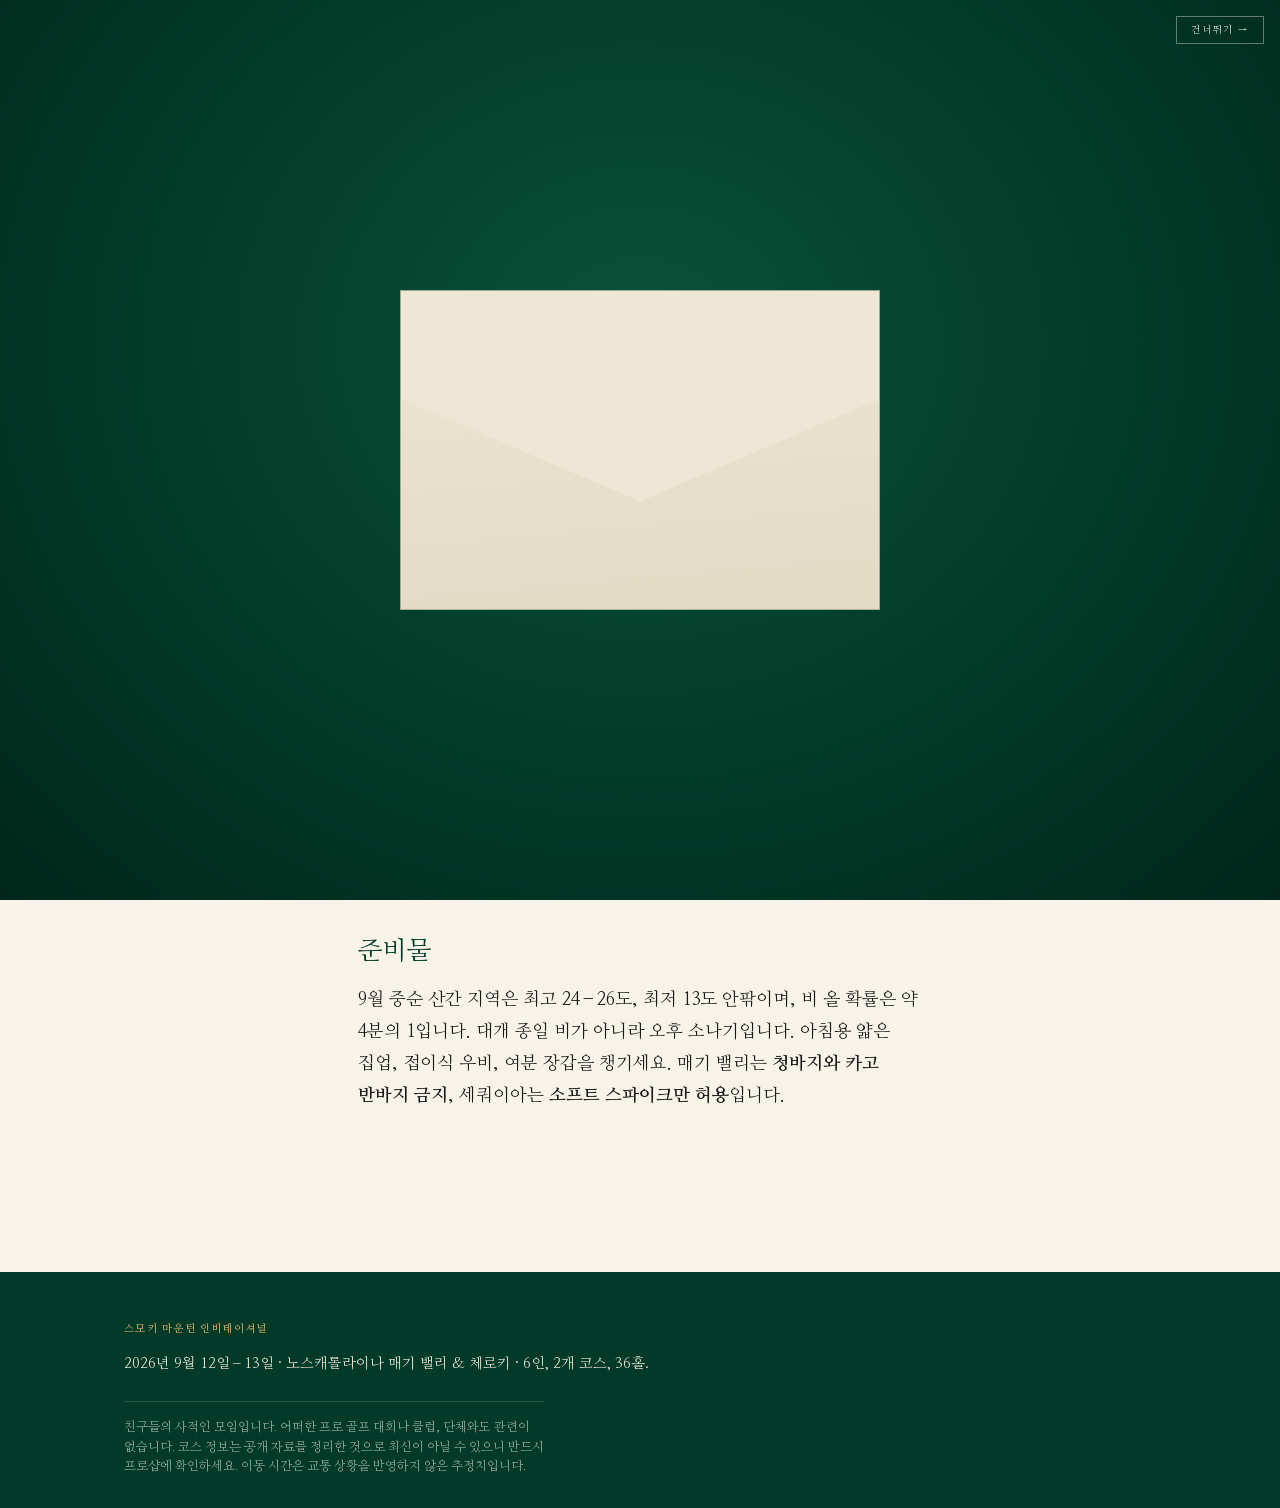
<file: index.html>
<!doctype html>
<html lang="ko">
<head>
<meta charset="utf-8">
<meta name="viewport" content="width=device-width, initial-scale=1">
<title>The Smoky Mountain Invitational — September 12–13, 2026</title>
<meta name="description" content="Six players, two courses, thirty-six holes. Maggie Valley Club and Sequoyah National, September 12–13, 2026.">
<meta name="robots" content="noindex, nofollow">
<link rel="icon" href="assets/img/favicon.svg" type="image/svg+xml">
<meta property="og:title" content="The Smoky Mountain Invitational">
<meta property="og:description" content="Six players, two courses, thirty-six holes. September 12–13, 2026.">
<meta property="og:type" content="website">
<!-- The ONLY blocking script on the page. Sets language and the
     sealed state before first paint, so there is no flash of
     English for a Korean reader and no flash of the open card. -->
<script>
(function(){var r=document.documentElement;r.setAttribute('data-js','');
var l=null;try{l=localStorage.getItem('smi:lang:v1')}catch(e){}
if(l==='en'){r.setAttribute('data-lang','en');r.setAttribute('lang','en');}
r.setAttribute('data-envelope','sealed');})();
</script>
<link rel="stylesheet" href="assets/css/fonts.css">
<link rel="stylesheet" href="assets/css/fonts-ko.css">
<link rel="stylesheet" href="assets/css/tokens.css">
<link rel="stylesheet" href="assets/css/base.css">
<link rel="stylesheet" href="assets/css/components.css">
<link rel="stylesheet" href="assets/css/i18n.css">
<link rel="stylesheet" href="assets/css/ticket.css">
<link rel="stylesheet" href="assets/css/envelope.css">
<link rel="stylesheet" href="assets/css/print.css" media="print">
</head>
<body>

<!-- #region SHARED-NAV v1 -->
<a class="skip-link visually-hidden" href="#main"><span class="en">Skip to content</span><span class="ko" lang="ko">본문으로 건너뛰기</span></a>
<header class="nav">
  <div class="nav__inner">
    <a class="nav__brand" href="index.html">
      <img class="nav__crest" src="assets/img/crest-cream.svg" alt="" width="30" height="30">
      <span class="nav__wordmark">
        <span class="en">The Smoky Mountain<br>Invitational</span>
        <span class="ko" lang="ko">스모키 마운틴<br>인비테이셔널</span>
      </span>
    </a>
    <nav aria-label="Main">
      <ul class="nav__list">
        <li><a href="itinerary.html" data-page="itinerary"><span class="en">Itinerary</span><span class="ko" lang="ko">일정</span></a></li>
        <li><a href="route.html" data-page="route"><span class="en">Route</span><span class="ko" lang="ko">이동 경로</span></a></li>
        <li><a href="course-maggie-valley.html" data-page="course-maggie-valley"><span class="en">Maggie Valley</span><span class="ko" lang="ko">매기 밸리</span></a></li>
        <li><a href="course-sequoyah.html" data-page="course-sequoyah"><span class="en">Sequoyah</span><span class="ko" lang="ko">세쿼이아</span></a></li>
        <li><a href="match.html" data-page="match"><span class="en">The Match</span><span class="ko" lang="ko">경기</span></a></li>
        <li><a href="players.html" data-page="players"><span class="en">Players</span><span class="ko" lang="ko">참가자</span></a></li>
      </ul>
    </nav>
    <div class="lang-toggle" role="group" aria-label="Language">
      <button type="button" class="lang-toggle__btn" data-lang="en" aria-pressed="false">EN</button>
      <button type="button" class="lang-toggle__btn" data-lang="ko" lang="ko" aria-pressed="false">한국어</button>
    </div>
  </div>
</header>
<!-- #endregion SHARED-NAV -->

<button type="button" class="env-skip">
  <span class="en">Skip &rarr;</span><span class="ko" lang="ko">건너뛰기 &rarr;</span>
</button>

<div class="env-stage">

  <!-- Decorative chrome only. Never contains content. -->
  <!-- display:contents when active, so all four layers become true
       siblings of .invite in one stacking context. A wrapper element
       here would create its own context and the card could never sit
       between the envelope back and its front pocket. -->
  <div class="envelope-chrome" role="presentation" aria-hidden="true">
    <div class="env-back"></div>
    <div class="env-front"></div>
    <div class="env-flap"></div>
    <button type="button" class="env-seal" aria-label="Open the invitation">
      <svg viewBox="0 0 100 100" fill="none" stroke="currentColor" stroke-width="4"
           stroke-linecap="round" stroke-linejoin="round" aria-hidden="true">
        <circle cx="50" cy="42" r="12"/>
        <path d="M14 62 L30 44 L42 56 L52 40 L64 56 L76 44 L88 62"/>
        <path d="M14 76 L32 62 L46 72 L60 64 L74 74 L88 76" opacity="0.6"/>
      </svg>
    </button>
    <p class="env-seal__hint"><span class="en">Break the seal</span><span class="ko" lang="ko">봉인을 여세요</span></p>
  </div>

  <!-- ============ THE INVITATION ============
       Unconditionally in the DOM. This is the content; everything
       above is decoration layered over it. -->
  <div class="invite">
    <div class="invite__card">
      <div class="invite__inner">

        <img class="invite__crest" src="assets/img/crest-green.svg" alt="" width="54" height="54">

        <p class="eyebrow"><span class="en">You are invited to</span><span class="ko" lang="ko">초대합니다</span></p>

        <h1 class="invite__title" id="invite-title" tabindex="-1">
          <span class="en">The Smoky Mountain <em>Invitational</em></span>
          <span class="ko" lang="ko">스모키 마운틴<br>인비테이셔널</span>
        </h1>

        <p class="rule-ornament"><span>&#9670;</span></p>

        <p class="invite__dates">
          <span class="en">Saturday 12 &amp; Sunday 13 September, 2026</span>
          <span class="ko" lang="ko">2026년 9월 12일 토요일 &amp; 13일 일요일</span>
        </p>

        <p class="invite__line">
          <span class="en">Six players. Two courses. Thirty-six holes.</span>
          <span class="ko" lang="ko">6인. 2개 코스. 36홀.</span>
        </p>

        <div class="invite__meta">
          <div>
            <span class="field__label"><span class="en">Day I</span><span class="ko" lang="ko">1일차</span></span>
            <p style="font-family:var(--font-display);font-size:1.05rem;color:var(--green-deep);line-height:1.25;margin:0">
              <span class="en">Maggie Valley Club</span><span class="ko" lang="ko">매기 밸리 클럽</span></p>
            <p class="field__note" style="font-family:var(--font-num);font-weight:600;font-size:0.95rem;color:var(--green-primary)">12:10 PM</p>
          </div>
          <div>
            <span class="field__label"><span class="en">Day II</span><span class="ko" lang="ko">2일차</span></span>
            <p style="font-family:var(--font-display);font-size:1.05rem;color:var(--green-deep);line-height:1.25;margin:0">
              <span class="en">Sequoyah National</span><span class="ko" lang="ko">세쿼이아 내셔널</span></p>
            <p class="field__note" style="font-family:var(--font-num);font-weight:600;font-size:0.95rem;color:var(--green-primary)">2:30 PM</p>
          </div>
          <div>
            <span class="field__label"><span class="en">Where</span><span class="ko" lang="ko">장소</span></span>
            <p style="font-family:var(--font-display);font-size:1.05rem;color:var(--green-deep);line-height:1.25;margin:0">
              <span class="en">Maggie Valley &amp; Cherokee</span><span class="ko" lang="ko">매기 밸리 &amp; 체로키</span></p>
            <p class="field__note"><span class="en">North Carolina</span><span class="ko" lang="ko">노스캐롤라이나</span></p>
          </div>
        </div>

        <p style="margin-top:var(--sp-5)">
          <a class="btn" href="itinerary.html"><span class="en">See the itinerary</span><span class="ko" lang="ko">일정 보기</span></a>
        </p>

      </div>
    </div>
  </div>

</div>


<main id="main">
  <div class="container section">

    <h2>
      <span class="en">What we know <em>so far</em></span>
      <span class="ko" lang="ko">현재까지 확정된 사항</span>
    </h2>

    <p>
      <span class="en">Two rounds in the Great Smoky Mountains, a chalet above Maggie Valley in between, and a three-a-side match running across all thirty-six holes. Everything is booked; a few details are still worth a phone call.</span>
      <span class="ko" lang="ko">그레이트 스모키 마운틴에서의 두 라운드, 그 사이 매기 밸리 위쪽의 샬레, 그리고 36홀 전체에 걸친 3대3 경기. 예약은 모두 완료되었고, 몇 가지 세부 사항만 전화로 확인하면 됩니다.</span>
    </p>

    <div class="stats" style="margin:var(--sp-6) 0">
      <div class="stat">
        <span class="stat__label"><span class="en">Players</span><span class="ko" lang="ko">참가자</span></span>
        <p class="stat__value">6</p>
      </div>
      <div class="stat">
        <span class="stat__label"><span class="en">Holes</span><span class="ko" lang="ko">홀</span></span>
        <p class="stat__value">36</p>
      </div>
      <div class="stat">
        <span class="stat__label"><span class="en">Road Miles</span><span class="ko" lang="ko">주행 거리</span></span>
        <p class="stat__value">201<span class="stat__unit"> mi</span></p>
      </div>
      <div class="stat">
        <span class="stat__label"><span class="en">Highest Point</span><span class="ko" lang="ko">최고 지점</span></span>
        <p class="stat__value">5,046<span class="stat__unit"> ft</span></p>
      </div>
    </div>

    <h3 style="margin-top:var(--sp-7)">
      <span class="en">The game</span><span class="ko" lang="ko">경기</span>
    </h3>
    <p>
      <span class="en">Two teams of three. The format is still up for grabs&mdash;there are three worth arguing about, plus six mulligans a side and a team builder for shuffling the sides until they look fair. <a href="match.html">Have a look and tell us what you think.</a></span><span class="ko" lang="ko">3인 2팀. 경기 방식은 아직 열려 있습니다. 논의해 볼 만한 세 가지와 팀당 여섯 개의 멀리건, 그리고 팀이 공평해 보일 때까지 바꿔 볼 수 있는 도구를 준비했습니다. <a href="match.html">보시고 의견 주세요.</a></span>
    </p>

    <div class="alert" style="margin-top:var(--sp-6)">
      <svg class="alert__icon" viewBox="0 0 24 24" fill="none" stroke="currentColor" stroke-width="1.6" aria-hidden="true">
        <path d="M12 3 L22 20 H2 Z"/><path d="M12 10v4"/><circle cx="12" cy="17" r=".6" fill="currentColor"/>
      </svg>
      <div class="alert__body">
        <p class="alert__title"><span class="en">Two things to watch</span><span class="ko" lang="ko">주의할 두 가지</span></p>
        <p>
          <span class="en"><strong>I-40 through the Pigeon River Gorge</strong> is down to one narrow lane each way at 35&nbsp;mph for about twelve miles&mdash;add 20&ndash;30 minutes on the Saturday. And <strong>Sunday&rsquo;s 2:30 tee time runs close to the light</strong>: sunset is 7:44 PM, and we all work Monday. Make the turn by 4:45.</span>
          <span class="ko" lang="ko"><strong>I-40 피전 리버 협곡 구간</strong>은 약 19킬로미터에 걸쳐 양방향 각 1차선, 시속 35마일로 제한되어 있습니다. 토요일 이동에 20&ndash;30분을 더하세요. 그리고 <strong>일요일 오후 2시 30분 티타임은 일몰과 아슬아슬합니다.</strong> 일몰은 오후 7시 44분이고, 월요일에는 모두 출근해야 합니다. 4시 45분까지 전반을 마치세요.</span>
        </p>
      </div>
    </div>

    <h3 style="margin-top:var(--sp-7)">
      <span class="en">What to pack</span><span class="ko" lang="ko">준비물</span>
    </h3>
    <p>
      <span class="en">Mid-September in the mountains runs to highs in the mid-to-upper 70s and lows in the mid-50s, with roughly a one-in-four chance of a wet day&mdash;usually an afternoon storm rather than steady rain. Bring a light quarter-zip for the morning, a packable rain jacket, and a spare glove. <strong>No denim and no cargo shorts</strong> at Maggie Valley; <strong>soft spikes only</strong> at Sequoyah.</span>
      <span class="ko" lang="ko">9월 중순 산간 지역은 최고 24&ndash;26도, 최저 13도 안팎이며, 비 올 확률은 약 4분의 1입니다. 대개 종일 비가 아니라 오후 소나기입니다. 아침용 얇은 집업, 접이식 우비, 여분 장갑을 챙기세요. 매기 밸리는 <strong>청바지와 카고 반바지 금지</strong>, 세쿼이아는 <strong>소프트 스파이크만 허용</strong>입니다.</span>
    </p>

  </div>
</main>

<!-- #region SHARED-FOOTER v1 -->
<footer class="footer">
  <div class="footer__inner">
    <p class="eyebrow eyebrow--gold"><span class="en">The Smoky Mountain Invitational</span><span class="ko" lang="ko">스모키 마운틴 인비테이셔널</span></p>
    <p>
      <span class="en">September 12&ndash;13, 2026 &middot; Maggie Valley &amp; Cherokee, North Carolina &middot; Six players, two courses, thirty-six holes.</span>
      <span class="ko" lang="ko">2026년 9월 12일&ndash;13일 &middot; 노스캐롤라이나 매기 밸리 &amp; 체로키 &middot; 6인, 2개 코스, 36홀.</span>
    </p>
    <p class="footer__disclaimer">
      <span class="en">A private gathering of friends. Not affiliated with, endorsed by, or connected to any professional golf tournament, club, or organisation. Course data is compiled from public sources and may be out of date&mdash;always confirm with the pro shop. Drive times are free-flow estimates and carry no allowance for traffic.</span>
      <span class="ko" lang="ko">친구들의 사적인 모임입니다. 어떠한 프로 골프 대회나 클럽, 단체와도 관련이 없습니다. 코스 정보는 공개 자료를 정리한 것으로 최신이 아닐 수 있으니 반드시 프로샵에 확인하세요. 이동 시간은 교통 상황을 반영하지 않은 추정치입니다.</span>
    </p>
  </div>
</footer>
<!-- #endregion SHARED-FOOTER -->

<script defer src="assets/js/lang.js"></script>
<script defer src="assets/js/envelope.js"></script>
</body>
</html>
</file>
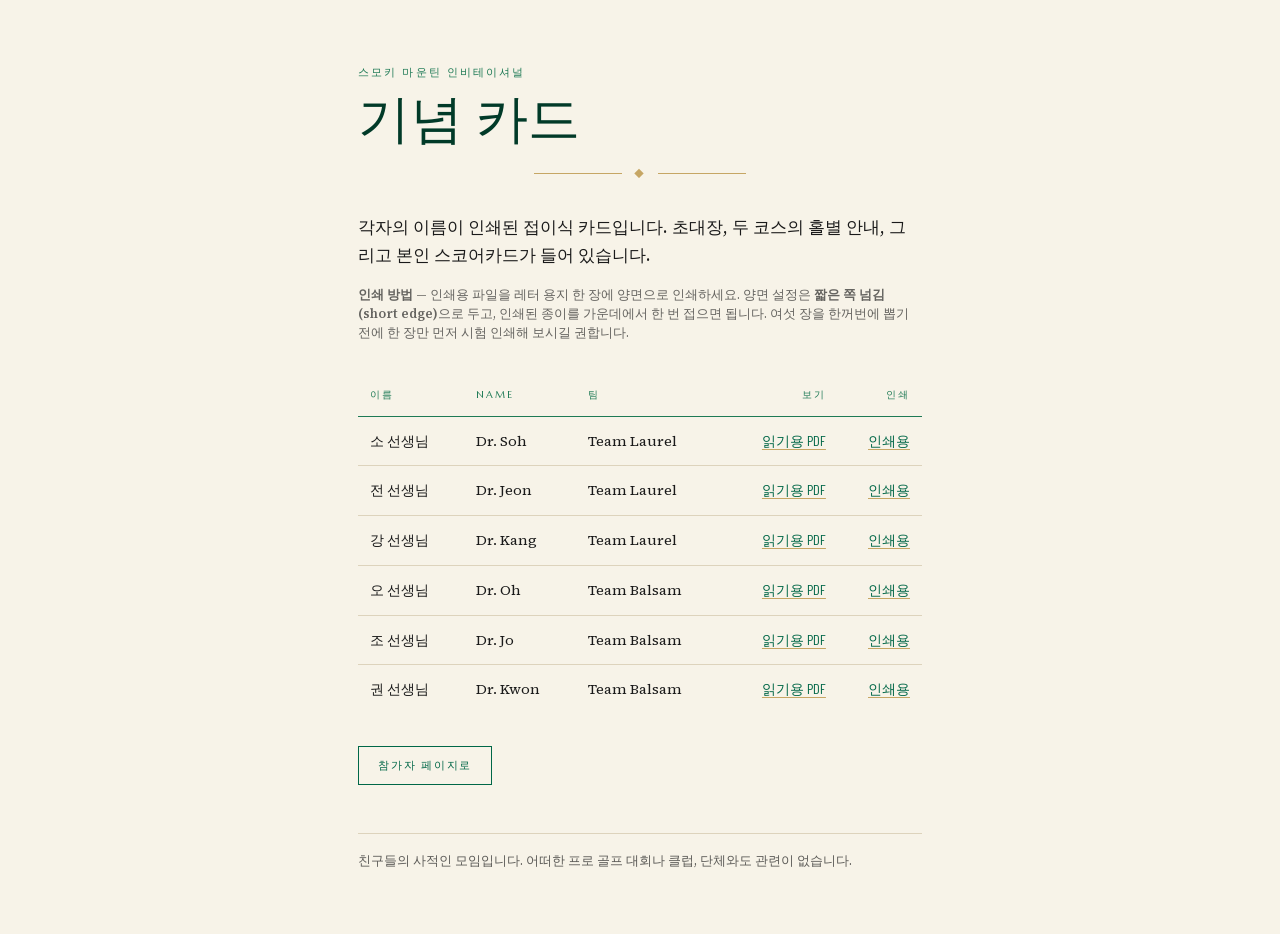
<file: handouts/index.html>
<!doctype html>
<html lang="ko">
<head>
<meta charset="utf-8">
<meta name="viewport" content="width=device-width, initial-scale=1">
<title>Handouts — The Smoky Mountain Invitational</title>
<meta name="robots" content="noindex, nofollow">
<link rel="icon" href="../assets/img/favicon.svg" type="image/svg+xml">
<link rel="stylesheet" href="../assets/css/fonts.css">
<link rel="stylesheet" href="../assets/css/fonts-ko.css">
<link rel="stylesheet" href="../assets/css/tokens.css">
<link rel="stylesheet" href="../assets/css/base.css">
<link rel="stylesheet" href="../assets/css/components.css">
</head>
<body>
<main class="container section">
  <p class="eyebrow">스모키 마운틴 인비테이셔널</p>
  <h1>기념 카드</h1>
  <p class="rule-ornament"><span>&#9670;</span></p>
  <p>각자의 이름이 인쇄된 접이식 카드입니다. 초대장, 두 코스의 홀별 안내, 그리고 본인 스코어카드가 들어 있습니다.</p>
  <p class="field__note"><strong>인쇄 방법</strong> — <code>인쇄용</code> 파일을 레터 용지 한 장에 양면으로 인쇄하세요.
     양면 설정은 <strong>짧은 쪽 넘김(short edge)</strong>으로 두고, 인쇄된 종이를 가운데에서 한 번 접으면 됩니다.
     여섯 장을 한꺼번에 뽑기 전에 한 장만 먼저 시험 인쇄해 보시길 권합니다.</p>
  <div class="scroll-x" style="margin-top:var(--sp-6)">
  <table class="table">
    <thead><tr><th>이름</th><th>Name</th><th>팀</th><th class="num">보기</th><th class="num">인쇄</th></tr></thead>
    <tbody>
      <tr><td>소 선생님</td><td>Dr. Soh</td><td>Team Laurel</td><td class="num"><a href="smi-2026-soh.pdf">읽기용 PDF</a></td><td class="num"><a href="smi-2026-soh-print.pdf">인쇄용</a></td></tr>
      <tr><td>전 선생님</td><td>Dr. Jeon</td><td>Team Laurel</td><td class="num"><a href="smi-2026-jeon.pdf">읽기용 PDF</a></td><td class="num"><a href="smi-2026-jeon-print.pdf">인쇄용</a></td></tr>
      <tr><td>강 선생님</td><td>Dr. Kang</td><td>Team Laurel</td><td class="num"><a href="smi-2026-kang.pdf">읽기용 PDF</a></td><td class="num"><a href="smi-2026-kang-print.pdf">인쇄용</a></td></tr>
      <tr><td>오 선생님</td><td>Dr. Oh</td><td>Team Balsam</td><td class="num"><a href="smi-2026-oh.pdf">읽기용 PDF</a></td><td class="num"><a href="smi-2026-oh-print.pdf">인쇄용</a></td></tr>
      <tr><td>조 선생님</td><td>Dr. Jo</td><td>Team Balsam</td><td class="num"><a href="smi-2026-jo.pdf">읽기용 PDF</a></td><td class="num"><a href="smi-2026-jo-print.pdf">인쇄용</a></td></tr>
      <tr><td>권 선생님</td><td>Dr. Kwon</td><td>Team Balsam</td><td class="num"><a href="smi-2026-kwon.pdf">읽기용 PDF</a></td><td class="num"><a href="smi-2026-kwon-print.pdf">인쇄용</a></td></tr>
    </tbody>
  </table>
  </div>
  <p style="margin-top:var(--sp-6)"><a class="btn btn--ghost" href="../players.html">참가자 페이지로</a></p>
  <p class="footnotes" style="margin-top:var(--sp-7)">친구들의 사적인 모임입니다. 어떠한 프로 골프 대회나 클럽, 단체와도 관련이 없습니다.</p>
</main>
</body>
</html>
</file>
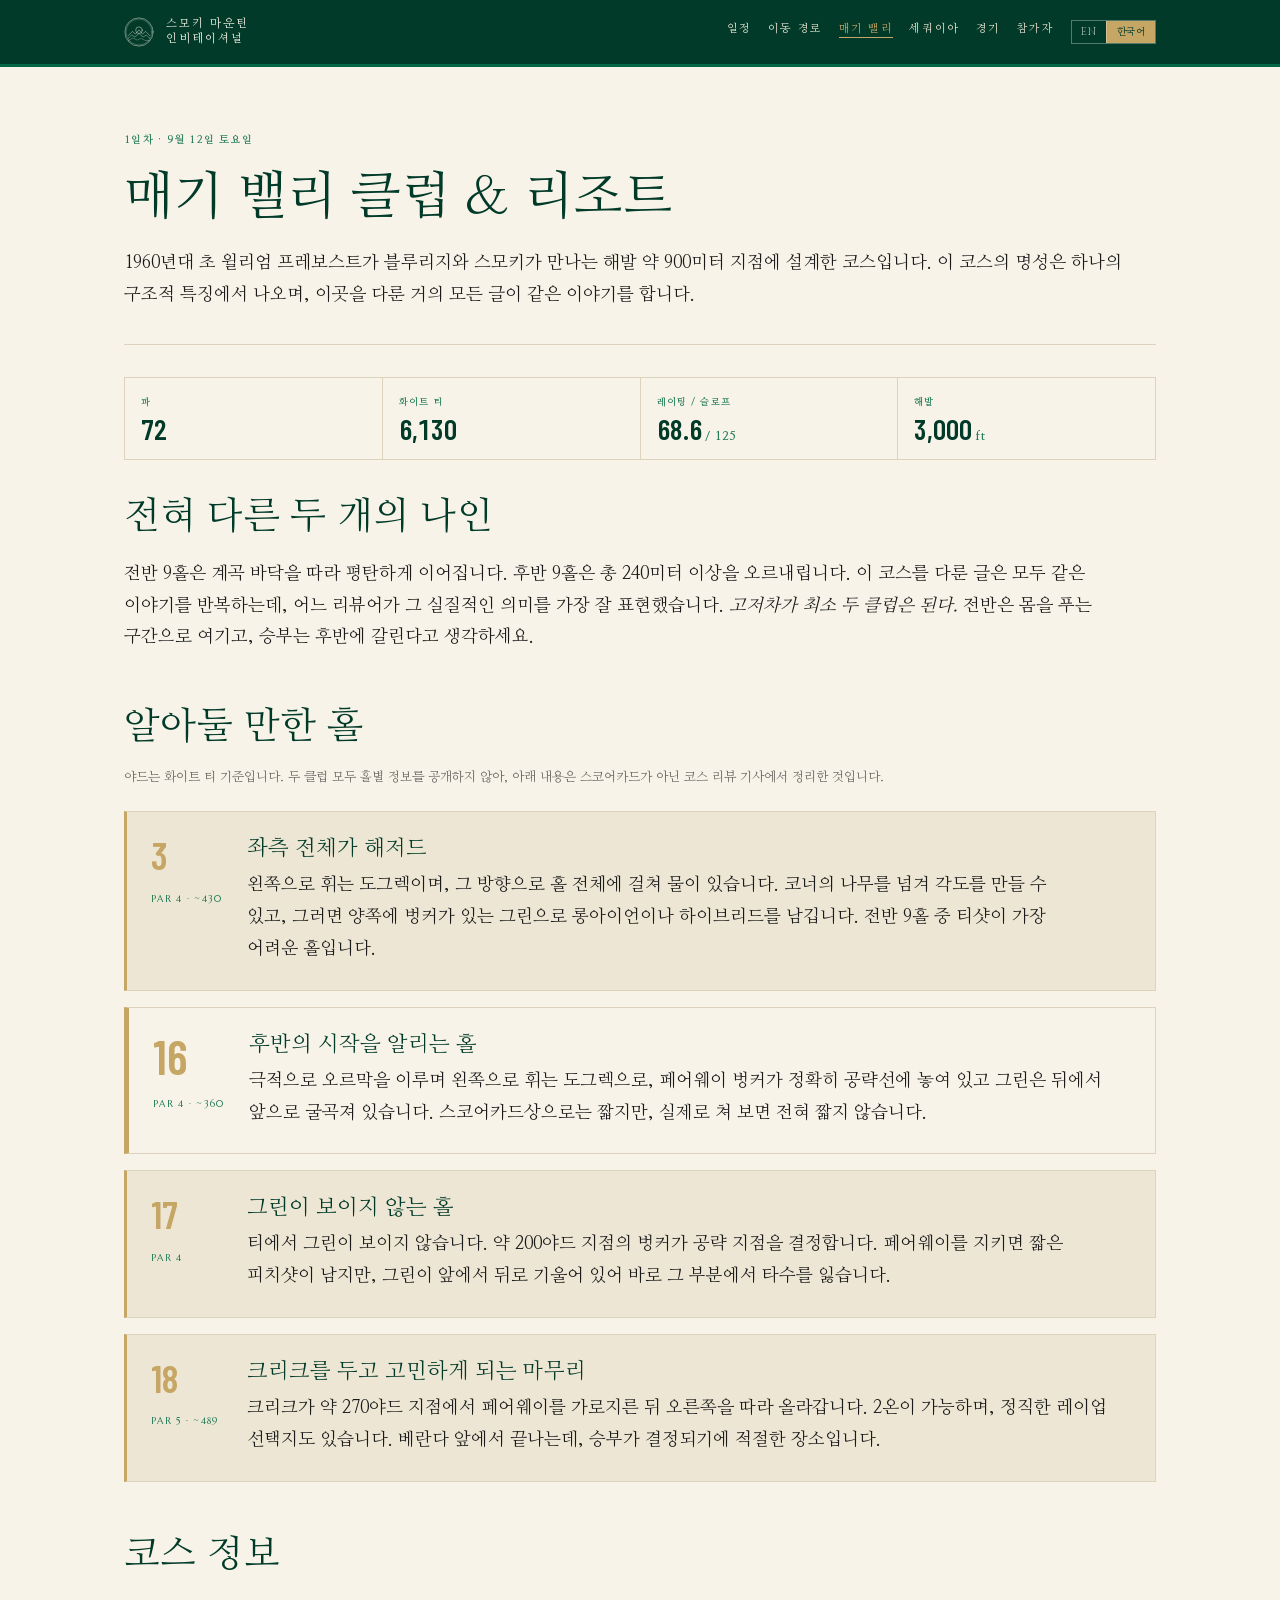
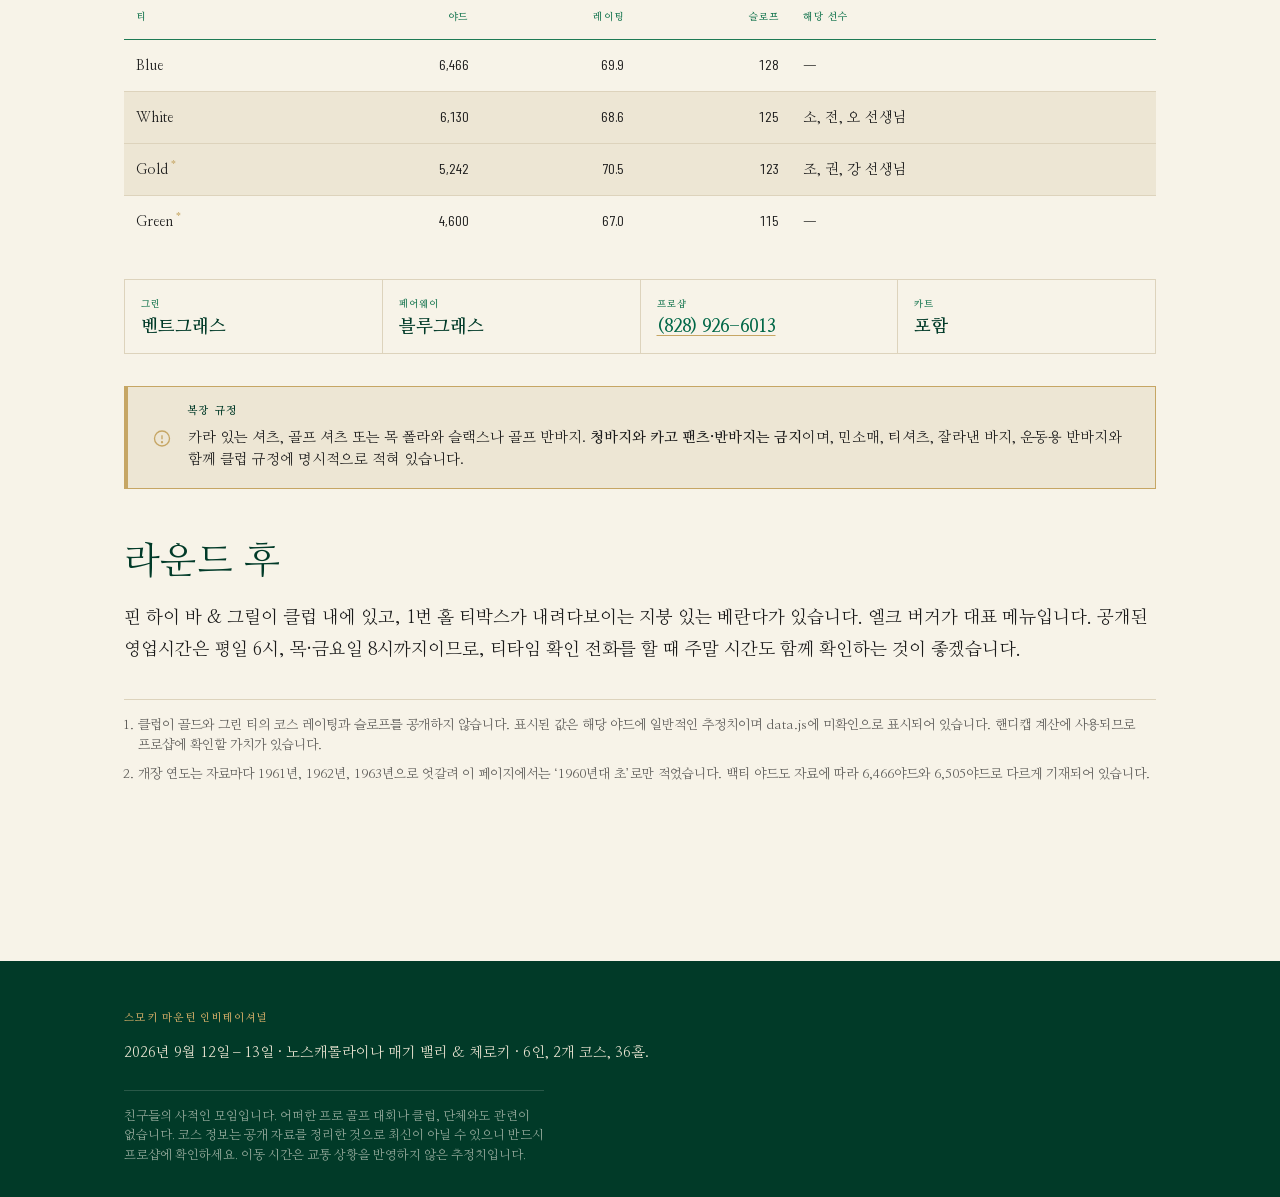
<file: course-maggie-valley.html>
<!doctype html>
<html lang="ko">
<head>
<meta charset="utf-8">
<meta name="viewport" content="width=device-width, initial-scale=1">
<title>Maggie Valley Club — The Smoky Mountain Invitational</title>
<meta name="description" content="Par 72 in the Smokies: a flat valley front nine and a mountain back that rises and falls over 800 feet.">
<meta name="robots" content="noindex, nofollow">
<link rel="icon" href="assets/img/favicon.svg" type="image/svg+xml">
<script>
(function(){var r=document.documentElement;r.setAttribute('data-js','');
var l=null;try{l=localStorage.getItem('smi:lang:v1')}catch(e){}
if(l==='en'){r.setAttribute('data-lang','en');r.setAttribute('lang','en');}})();
</script>
<link rel="stylesheet" href="assets/css/fonts.css">
<link rel="stylesheet" href="assets/css/fonts-ko.css">
<link rel="stylesheet" href="assets/css/tokens.css">
<link rel="stylesheet" href="assets/css/base.css">
<link rel="stylesheet" href="assets/css/components.css">
<link rel="stylesheet" href="assets/css/i18n.css">
<link rel="stylesheet" href="assets/css/course.css">
<link rel="stylesheet" href="assets/css/print.css" media="print">
</head>
<body>

<!-- #region SHARED-NAV v1 -->
<a class="skip-link visually-hidden" href="#main"><span class="en">Skip to content</span><span class="ko" lang="ko">본문으로 건너뛰기</span></a>
<header class="nav">
  <div class="nav__inner">
    <a class="nav__brand" href="index.html">
      <img class="nav__crest" src="assets/img/crest-cream.svg" alt="" width="30" height="30">
      <span class="nav__wordmark">
        <span class="en">The Smoky Mountain<br>Invitational</span>
        <span class="ko" lang="ko">스모키 마운틴<br>인비테이셔널</span>
      </span>
    </a>
    <nav aria-label="Main">
      <ul class="nav__list">
        <li><a href="itinerary.html" data-page="itinerary"><span class="en">Itinerary</span><span class="ko" lang="ko">일정</span></a></li>
        <li><a href="route.html" data-page="route"><span class="en">Route</span><span class="ko" lang="ko">이동 경로</span></a></li>
        <li><a href="course-maggie-valley.html" data-page="course-maggie-valley" aria-current="page"><span class="en">Maggie Valley</span><span class="ko" lang="ko">매기 밸리</span></a></li>
        <li><a href="course-sequoyah.html" data-page="course-sequoyah"><span class="en">Sequoyah</span><span class="ko" lang="ko">세쿼이아</span></a></li>
        <li><a href="match.html" data-page="match"><span class="en">The Match</span><span class="ko" lang="ko">경기</span></a></li>
        <li><a href="players.html" data-page="players"><span class="en">Players</span><span class="ko" lang="ko">참가자</span></a></li>
      </ul>
    </nav>
    <div class="lang-toggle" role="group" aria-label="Language">
      <button type="button" class="lang-toggle__btn" data-lang="en" aria-pressed="false">EN</button>
      <button type="button" class="lang-toggle__btn" data-lang="ko" lang="ko" aria-pressed="false">한국어</button>
    </div>
  </div>
</header>
<!-- #endregion SHARED-NAV -->

<main id="main">
  <div class="container container--wide section">

    <div class="course-hero">
      <p class="eyebrow"><span class="en">Day One &middot; Saturday 12 September</span><span class="ko" lang="ko">1일차 &middot; 9월 12일 토요일</span></p>
      <h1><span class="en">Maggie Valley <em>Club &amp; Resort</em></span><span class="ko" lang="ko">매기 밸리 클럽 &amp; 리조트</span></h1>
      <p><span class="en">A William Prevost course from the early 1960s at about three thousand feet, laid out where the Blue Ridge meets the Smokies. Its reputation rests on a single structural quirk, and every account of the place says the same thing about it.</span><span class="ko" lang="ko">1960년대 초 윌리엄 프레보스트가 블루리지와 스모키가 만나는 해발 약 900미터 지점에 설계한 코스입니다. 이 코스의 명성은 하나의 구조적 특징에서 나오며, 이곳을 다룬 거의 모든 글이 같은 이야기를 합니다.</span></p>
    </div>

    <div class="stats" style="margin:var(--sp-6) 0">
      <div class="stat"><span class="stat__label"><span class="en">Par</span><span class="ko" lang="ko">파</span></span><p class="stat__value">72</p></div>
      <div class="stat"><span class="stat__label"><span class="en">Yards (White)</span><span class="ko" lang="ko">화이트 티</span></span><p class="stat__value">6,130</p></div>
      <div class="stat"><span class="stat__label"><span class="en">Rating / Slope</span><span class="ko" lang="ko">레이팅 / 슬로프</span></span><p class="stat__value">68.6<span class="stat__unit"> / 125</span></p></div>
      <div class="stat"><span class="stat__label"><span class="en">Elevation</span><span class="ko" lang="ko">해발</span></span><p class="stat__value">3,000<span class="stat__unit"> ft</span></p></div>
    </div>

    <h2><span class="en">A tale of <em>two nines</em></span><span class="ko" lang="ko">전혀 다른 두 개의 나인</span></h2>
    <p><span class="en">The front nine plays flat along the floor of the valley. The back nine rises and falls over a total of eight hundred feet. Everyone who writes about this course says some version of the same sentence, and one reviewer put the practical consequence best: <em>the elevation changes are at least two clubs.</em> Treat the front as a warm-up and expect the round to be decided after the turn.</span><span class="ko" lang="ko">전반 9홀은 계곡 바닥을 따라 평탄하게 이어집니다. 후반 9홀은 총 240미터 이상을 오르내립니다. 이 코스를 다룬 글은 모두 같은 이야기를 반복하는데, 어느 리뷰어가 그 실질적인 의미를 가장 잘 표현했습니다. <em>고저차가 최소 두 클럽은 된다.</em> 전반은 몸을 푸는 구간으로 여기고, 승부는 후반에 갈린다고 생각하세요.</span></p>

    <h2 style="margin-top:var(--sp-7)"><span class="en">Holes worth <em>knowing</em></span><span class="ko" lang="ko">알아둘 만한 홀</span></h2>
    <p class="field__note"><span class="en">Yardages from the White tees. Neither club publishes hole-by-hole detail, so these come from course write-ups rather than the scorecard.</span><span class="ko" lang="ko">야드는 화이트 티 기준입니다. 두 클럽 모두 홀별 정보를 공개하지 않아, 아래 내용은 스코어카드가 아닌 코스 리뷰 기사에서 정리한 것입니다.</span></p>

    <div class="holes">
      <div class="hole">
        <div><p class="hole__no">3</p><span class="hole__spec">Par 4 &middot; ~430</span></div>
        <div><p class="hole__name"><span class="en">Water all down the left</span><span class="ko" lang="ko">좌측 전체가 해저드</span></p>
        <p><span class="en">A dogleg left with water the length of the hole on that side. You can cut the corner tree for position, which leaves a long iron or hybrid into a green bunkered on both sides. The hardest driving hole on the valley nine.</span><span class="ko" lang="ko">왼쪽으로 휘는 도그렉이며, 그 방향으로 홀 전체에 걸쳐 물이 있습니다. 코너의 나무를 넘겨 각도를 만들 수 있고, 그러면 양쪽에 벙커가 있는 그린으로 롱아이언이나 하이브리드를 남깁니다. 전반 9홀 중 티샷이 가장 어려운 홀입니다.</span></p></div>
      </div>
      <div class="hole hole--hero">
        <div><p class="hole__no">16</p><span class="hole__spec">Par 4 &middot; ~360</span></div>
        <div><p class="hole__name"><span class="en">The mountain nine announces itself</span><span class="ko" lang="ko">후반의 시작을 알리는 홀</span></p>
        <p><span class="en">A dramatic uphill dogleg left with a fairway bunker squarely in play and an undulating green that runs back to front. Short on the card, and nothing like short in the legs.</span><span class="ko" lang="ko">극적으로 오르막을 이루며 왼쪽으로 휘는 도그렉으로, 페어웨이 벙커가 정확히 공략선에 놓여 있고 그린은 뒤에서 앞으로 굴곡져 있습니다. 스코어카드상으로는 짧지만, 실제로 쳐 보면 전혀 짧지 않습니다.</span></p></div>
      </div>
      <div class="hole">
        <div><p class="hole__no">17</p><span class="hole__spec">Par 4</span></div>
        <div><p class="hole__name"><span class="en">You cannot see the green</span><span class="ko" lang="ko">그린이 보이지 않는 홀</span></p>
        <p><span class="en">Blind from the tee. A bunker about two hundred yards out dictates where you have to put it; find the fairway and you have a short pitch to a green that slopes away from you, which is the part that costs strokes.</span><span class="ko" lang="ko">티에서 그린이 보이지 않습니다. 약 200야드 지점의 벙커가 공략 지점을 결정합니다. 페어웨이를 지키면 짧은 피치샷이 남지만, 그린이 앞에서 뒤로 기울어 있어 바로 그 부분에서 타수를 잃습니다.</span></p></div>
      </div>
      <div class="hole">
        <div><p class="hole__no">18</p><span class="hole__spec">Par 5 &middot; ~489</span></div>
        <div><p class="hole__name"><span class="en">Reachable, with a creek to argue about</span><span class="ko" lang="ko">크리크를 두고 고민하게 되는 마무리</span></p>
        <p><span class="en">A creek crosses the fairway around 270 and then runs up the right. Gettable in two, with an honest layup available. It finishes at the veranda, which is the correct place for a match to be decided.</span><span class="ko" lang="ko">크리크가 약 270야드 지점에서 페어웨이를 가로지른 뒤 오른쪽을 따라 올라갑니다. 2온이 가능하며, 정직한 레이업 선택지도 있습니다. 베란다 앞에서 끝나는데, 승부가 결정되기에 적절한 장소입니다.</span></p></div>
      </div>
    </div>

    <h2 style="margin-top:var(--sp-7)"><span class="en">The <em>card</em></span><span class="ko" lang="ko">코스 정보</span></h2>
    <div class="scroll-x">
      <table class="table">
        <thead><tr><th><span class="en">Tee</span><span class="ko" lang="ko">티</span></th><th class="num"><span class="en">Yards</span><span class="ko" lang="ko">야드</span></th><th class="num"><span class="en">Rating</span><span class="ko" lang="ko">레이팅</span></th><th class="num"><span class="en">Slope</span><span class="ko" lang="ko">슬로프</span></th><th><span class="en">Who plays it</span><span class="ko" lang="ko">해당 선수</span></th></tr></thead>
        <tbody>
          <tr><td>Blue</td><td class="num">6,466</td><td class="num">69.9</td><td class="num">128</td><td>—</td></tr>
          <tr class="is-highlight"><td>White</td><td class="num">6,130</td><td class="num">68.6</td><td class="num">125</td><td><span class="en">Soh, Jeon, Oh</span><span class="ko" lang="ko">소, 전, 오 선생님</span></td></tr>
          <tr class="is-highlight"><td>Gold<a class="fn" href="#fn-mv1">&#42;</a></td><td class="num">5,242</td><td class="num">70.5</td><td class="num">123</td><td><span class="en">Jo, Kwon, Kang</span><span class="ko" lang="ko">조, 권, 강 선생님</span></td></tr>
          <tr><td>Green<a class="fn" href="#fn-mv1">&#42;</a></td><td class="num">4,600</td><td class="num">67.0</td><td class="num">115</td><td>—</td></tr>
        </tbody>
      </table>
    </div>

    <div class="stats" style="margin-top:var(--sp-6)">
      <div class="stat"><span class="stat__label"><span class="en">Greens</span><span class="ko" lang="ko">그린</span></span><p class="stat__value" style="font-size:1.1rem;font-family:var(--font-display)"><span class="en">Bentgrass</span><span class="ko" lang="ko">벤트그래스</span></p></div>
      <div class="stat"><span class="stat__label"><span class="en">Fairways</span><span class="ko" lang="ko">페어웨이</span></span><p class="stat__value" style="font-size:1.1rem;font-family:var(--font-display)"><span class="en">Bluegrass</span><span class="ko" lang="ko">블루그래스</span></p></div>
      <div class="stat"><span class="stat__label"><span class="en">Pro Shop</span><span class="ko" lang="ko">프로샵</span></span><p class="stat__value" style="font-size:1.1rem"><a href="tel:+18289266013">(828) 926-6013</a></p></div>
      <div class="stat"><span class="stat__label"><span class="en">Carts</span><span class="ko" lang="ko">카트</span></span><p class="stat__value" style="font-size:1.1rem;font-family:var(--font-display)"><span class="en">Included</span><span class="ko" lang="ko">포함</span></p></div>
    </div>

    <div class="alert" style="margin-top:var(--sp-6)">
      <svg class="alert__icon" viewBox="0 0 24 24" fill="none" stroke="currentColor" stroke-width="1.6" aria-hidden="true"><circle cx="12" cy="12" r="9"/><path d="M12 8v5"/><circle cx="12" cy="16.5" r=".6" fill="currentColor"/></svg>
      <div class="alert__body">
        <p class="alert__title"><span class="en">Dress code</span><span class="ko" lang="ko">복장 규정</span></p>
        <p><span class="en">Collared shirts, golf shirts or mock necks; slacks or golf shorts. <strong>No denim and no cargo pants or shorts</strong>&mdash;both are named explicitly in the club&rsquo;s published code, along with tank tops, t-shirts, cut-offs and athletic shorts.</span><span class="ko" lang="ko">카라 있는 셔츠, 골프 셔츠 또는 목 폴라와 슬랙스나 골프 반바지. <strong>청바지와 카고 팬츠·반바지는 금지</strong>이며, 민소매, 티셔츠, 잘라낸 바지, 운동용 반바지와 함께 클럽 규정에 명시적으로 적혀 있습니다.</span></p>
      </div>
    </div>

    <h2 style="margin-top:var(--sp-7)"><span class="en">Afterwards</span><span class="ko" lang="ko">라운드 후</span></h2>
    <p><span class="en">Pin High Bar &amp; Grille is on site, with a covered veranda looking over the first tee. The elk burger is the house signature. Published hours run to six on weekdays and eight Thursday and Friday, so weekend hours are worth confirming when we ring about the tee times.</span><span class="ko" lang="ko">핀 하이 바 &amp; 그릴이 클럽 내에 있고, 1번 홀 티박스가 내려다보이는 지붕 있는 베란다가 있습니다. 엘크 버거가 대표 메뉴입니다. 공개된 영업시간은 평일 6시, 목·금요일 8시까지이므로, 티타임 확인 전화를 할 때 주말 시간도 함께 확인하는 것이 좋겠습니다.</span></p>

    <div class="footnotes">
      <ol>
        <li id="fn-mv1"><span class="en">The club publishes no course rating or slope for the Gold and Green tees. The figures shown are estimates typical for that yardage and are flagged as unverified in <code>data.js</code>&mdash;they feed the handicap calculation, so they are worth confirming with the pro shop.</span><span class="ko" lang="ko">클럽이 골드와 그린 티의 코스 레이팅과 슬로프를 공개하지 않습니다. 표시된 값은 해당 야드에 일반적인 추정치이며 <code>data.js</code>에 미확인으로 표시되어 있습니다. 핸디캡 계산에 사용되므로 프로샵에 확인할 가치가 있습니다.</span></li>
        <li><span class="en">Sources give the opening year variously as 1961, 1962 and 1963, so this page says only &ldquo;the early 1960s&rdquo;. Back-tee yardage is quoted as both 6,466 and 6,505 depending on the source.</span><span class="ko" lang="ko">개장 연도는 자료마다 1961년, 1962년, 1963년으로 엇갈려 이 페이지에서는 &lsquo;1960년대 초&rsquo;로만 적었습니다. 백티 야드도 자료에 따라 6,466야드와 6,505야드로 다르게 기재되어 있습니다.</span></li>
      </ol>
    </div>

  </div>
</main>

<!-- #region SHARED-FOOTER v1 -->
<footer class="footer">
  <div class="footer__inner">
    <p class="eyebrow eyebrow--gold"><span class="en">The Smoky Mountain Invitational</span><span class="ko" lang="ko">스모키 마운틴 인비테이셔널</span></p>
    <p>
      <span class="en">September 12&ndash;13, 2026 &middot; Maggie Valley &amp; Cherokee, North Carolina &middot; Six players, two courses, thirty-six holes.</span>
      <span class="ko" lang="ko">2026년 9월 12일&ndash;13일 &middot; 노스캐롤라이나 매기 밸리 &amp; 체로키 &middot; 6인, 2개 코스, 36홀.</span>
    </p>
    <p class="footer__disclaimer">
      <span class="en">A private gathering of friends. Not affiliated with, endorsed by, or connected to any professional golf tournament, club, or organisation. Course data is compiled from public sources and may be out of date&mdash;always confirm with the pro shop. Drive times are free-flow estimates and carry no allowance for traffic.</span>
      <span class="ko" lang="ko">친구들의 사적인 모임입니다. 어떠한 프로 골프 대회나 클럽, 단체와도 관련이 없습니다. 코스 정보는 공개 자료를 정리한 것으로 최신이 아닐 수 있으니 반드시 프로샵에 확인하세요. 이동 시간은 교통 상황을 반영하지 않은 추정치입니다.</span>
    </p>
  </div>
</footer>
<!-- #endregion SHARED-FOOTER -->

<script defer src="assets/js/lang.js"></script>
</body>
</html>
</file>
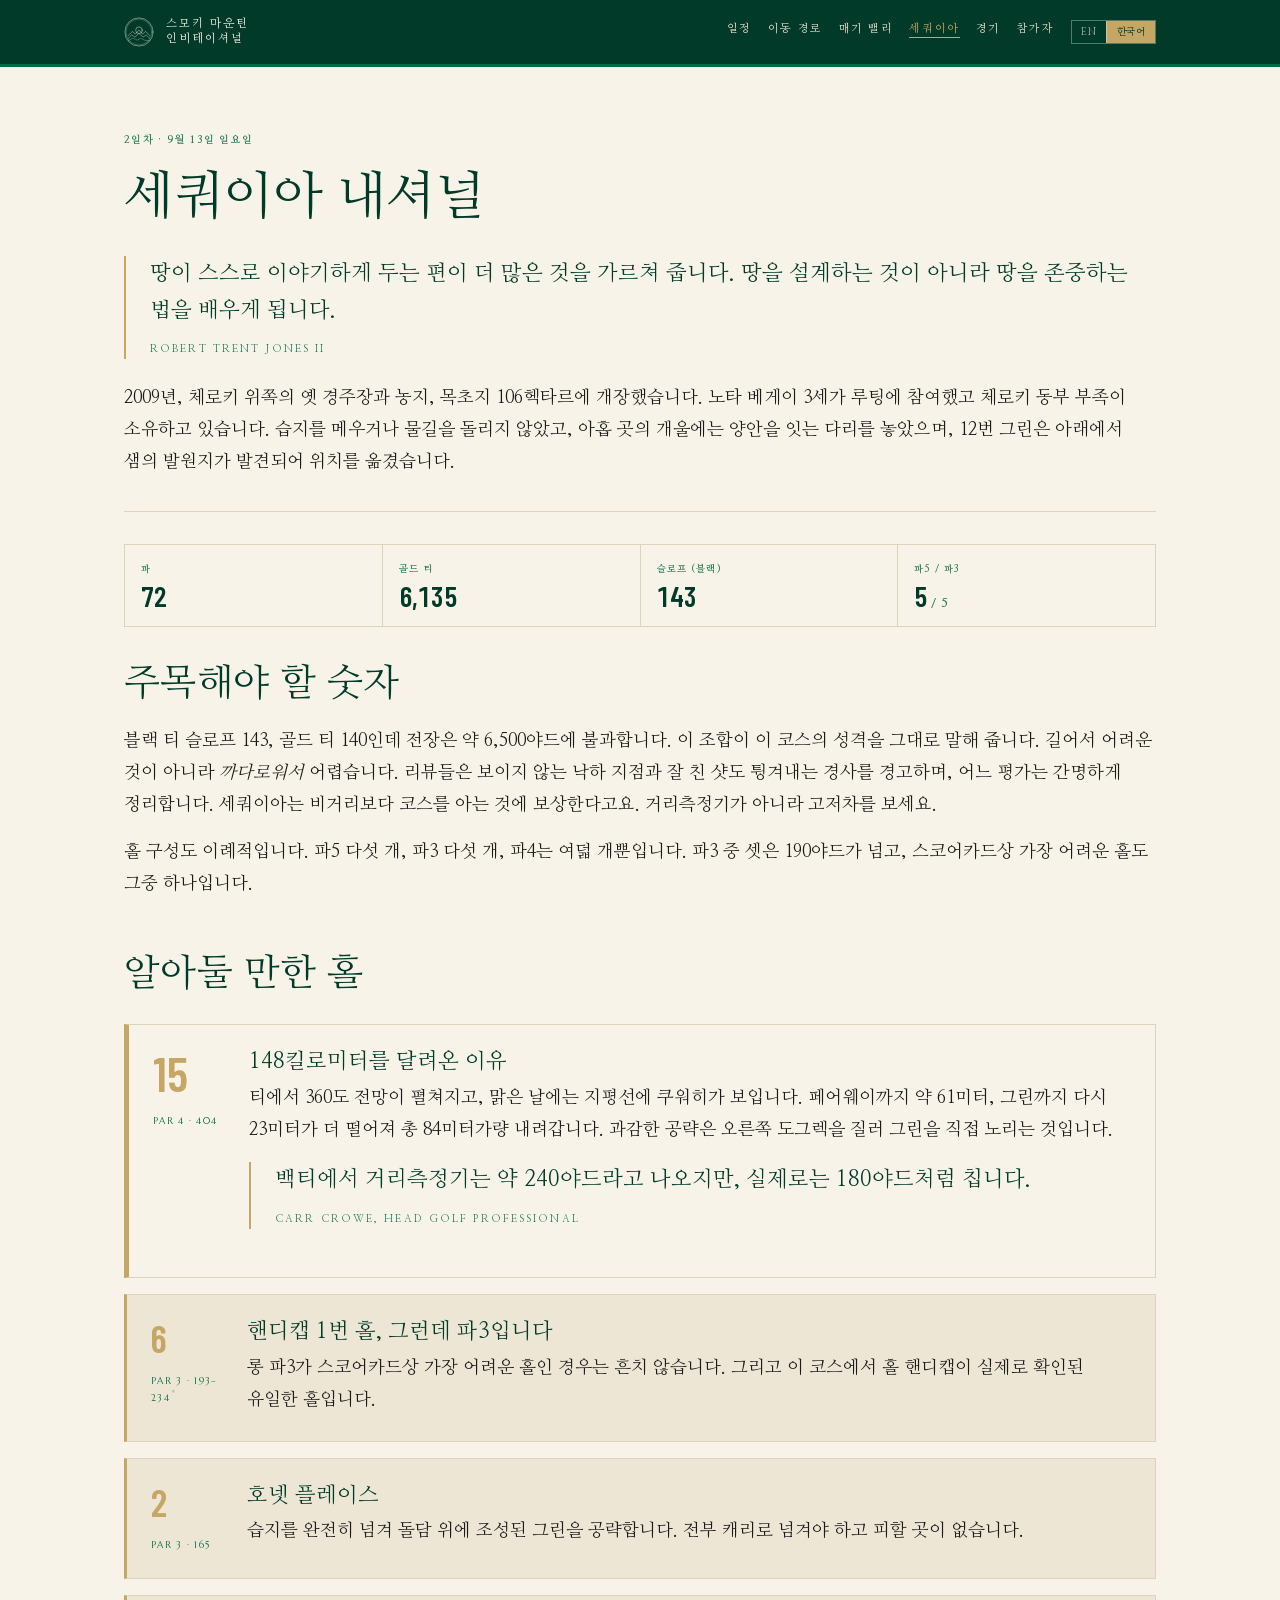
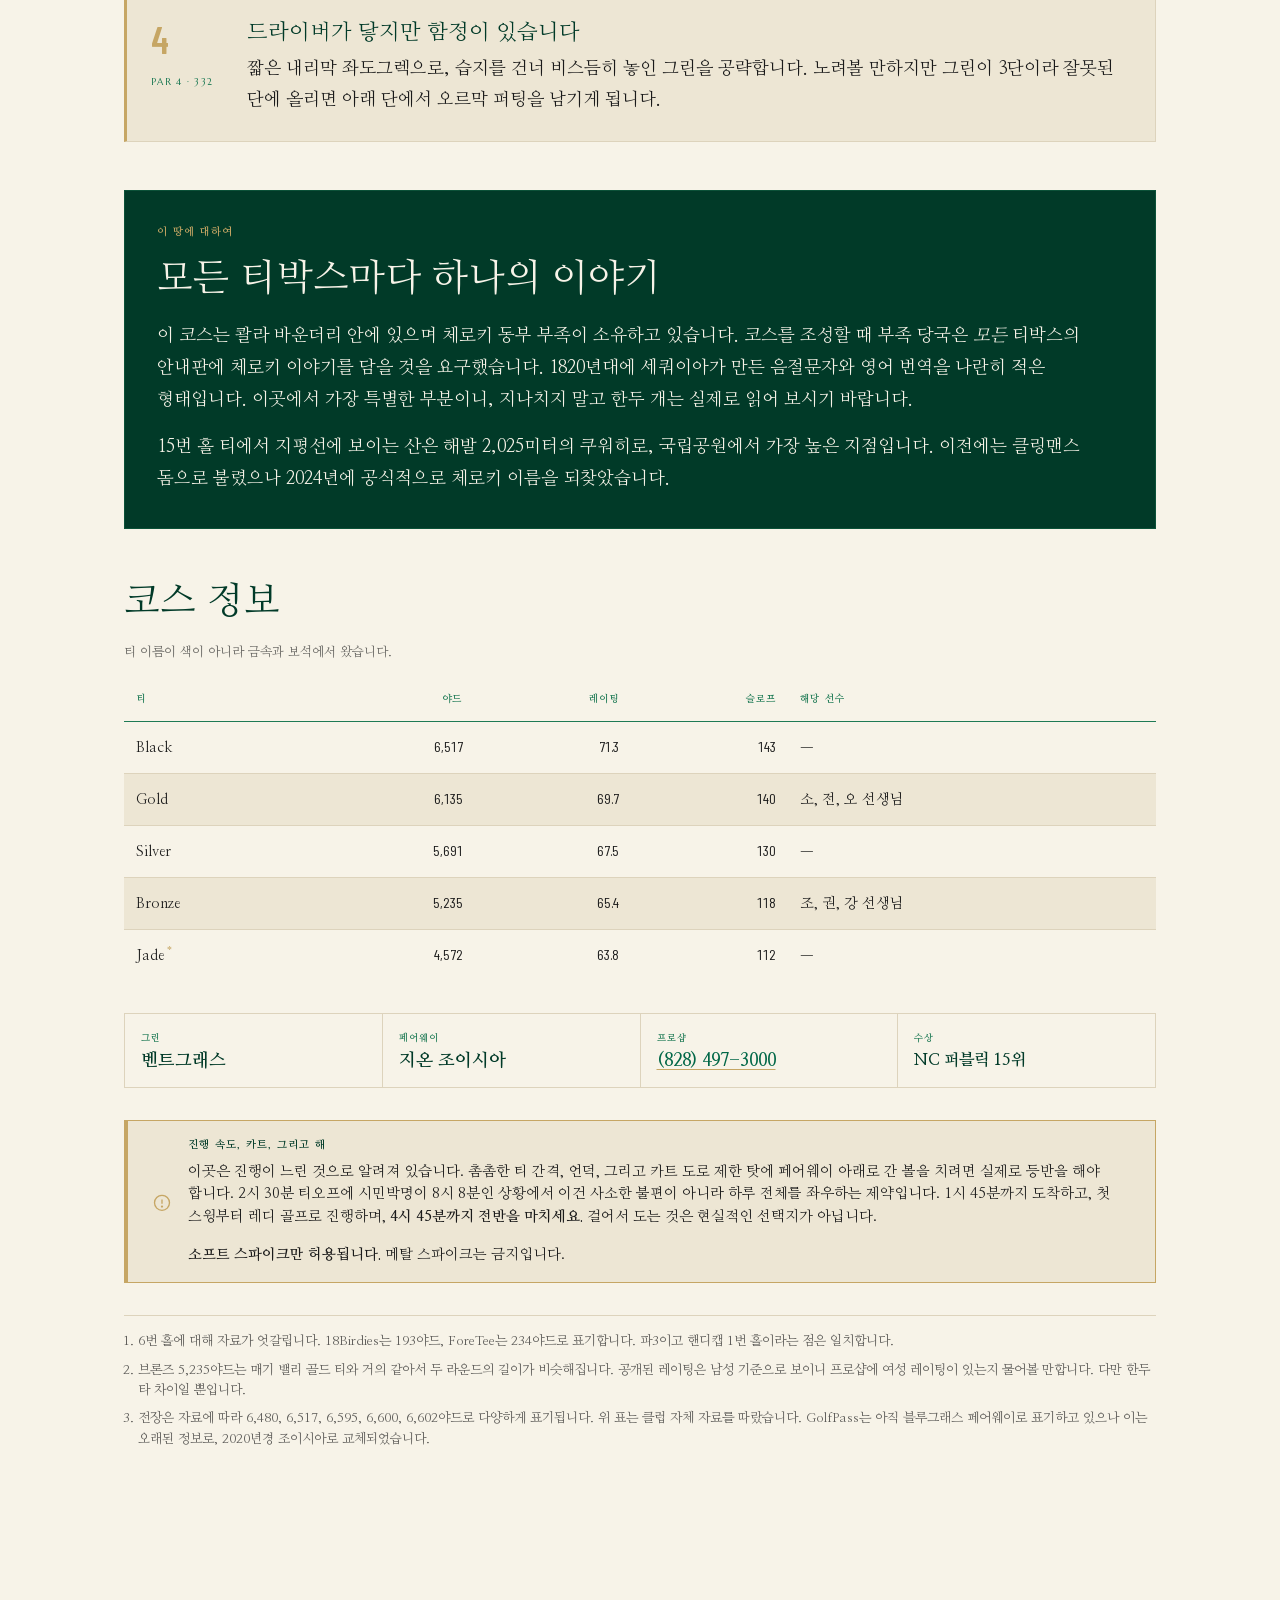
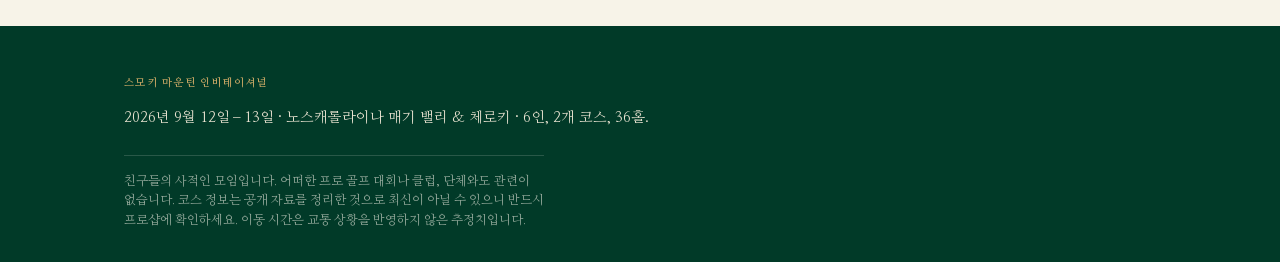
<file: course-sequoyah.html>
<!doctype html>
<html lang="ko">
<head>
<meta charset="utf-8">
<meta name="viewport" content="width=device-width, initial-scale=1">
<title>Sequoyah National — The Smoky Mountain Invitational</title>
<meta name="description" content="A Robert Trent Jones II design on the Qualla Boundary: slope 143, five par 5s, five par 3s, and a fifteenth hole that drops 275 feet.">
<meta name="robots" content="noindex, nofollow">
<link rel="icon" href="assets/img/favicon.svg" type="image/svg+xml">
<script>
(function(){var r=document.documentElement;r.setAttribute('data-js','');
var l=null;try{l=localStorage.getItem('smi:lang:v1')}catch(e){}
if(l==='en'){r.setAttribute('data-lang','en');r.setAttribute('lang','en');}})();
</script>
<link rel="stylesheet" href="assets/css/fonts.css">
<link rel="stylesheet" href="assets/css/fonts-ko.css">
<link rel="stylesheet" href="assets/css/tokens.css">
<link rel="stylesheet" href="assets/css/base.css">
<link rel="stylesheet" href="assets/css/components.css">
<link rel="stylesheet" href="assets/css/i18n.css">
<link rel="stylesheet" href="assets/css/course.css">
<link rel="stylesheet" href="assets/css/print.css" media="print">
</head>
<body>

<!-- #region SHARED-NAV v1 -->
<a class="skip-link visually-hidden" href="#main"><span class="en">Skip to content</span><span class="ko" lang="ko">본문으로 건너뛰기</span></a>
<header class="nav">
  <div class="nav__inner">
    <a class="nav__brand" href="index.html">
      <img class="nav__crest" src="assets/img/crest-cream.svg" alt="" width="30" height="30">
      <span class="nav__wordmark">
        <span class="en">The Smoky Mountain<br>Invitational</span>
        <span class="ko" lang="ko">스모키 마운틴<br>인비테이셔널</span>
      </span>
    </a>
    <nav aria-label="Main">
      <ul class="nav__list">
        <li><a href="itinerary.html" data-page="itinerary"><span class="en">Itinerary</span><span class="ko" lang="ko">일정</span></a></li>
        <li><a href="route.html" data-page="route"><span class="en">Route</span><span class="ko" lang="ko">이동 경로</span></a></li>
        <li><a href="course-maggie-valley.html" data-page="course-maggie-valley"><span class="en">Maggie Valley</span><span class="ko" lang="ko">매기 밸리</span></a></li>
        <li><a href="course-sequoyah.html" data-page="course-sequoyah" aria-current="page"><span class="en">Sequoyah</span><span class="ko" lang="ko">세쿼이아</span></a></li>
        <li><a href="match.html" data-page="match"><span class="en">The Match</span><span class="ko" lang="ko">경기</span></a></li>
        <li><a href="players.html" data-page="players"><span class="en">Players</span><span class="ko" lang="ko">참가자</span></a></li>
      </ul>
    </nav>
    <div class="lang-toggle" role="group" aria-label="Language">
      <button type="button" class="lang-toggle__btn" data-lang="en" aria-pressed="false">EN</button>
      <button type="button" class="lang-toggle__btn" data-lang="ko" lang="ko" aria-pressed="false">한국어</button>
    </div>
  </div>
</header>
<!-- #endregion SHARED-NAV -->

<main id="main">
  <div class="container container--wide section">

    <div class="course-hero">
      <p class="eyebrow"><span class="en">Day Two &middot; Sunday 13 September</span><span class="ko" lang="ko">2일차 &middot; 9월 13일 일요일</span></p>
      <h1><span class="en">Sequoyah <em>National</em></span><span class="ko" lang="ko">세쿼이아 내셔널</span></h1>
      <blockquote>
        <span class="en">It&rsquo;s more instructive to let them tell you their stories. You learn to respect the land rather than design the land.</span><span class="ko" lang="ko">땅이 스스로 이야기하게 두는 편이 더 많은 것을 가르쳐 줍니다. 땅을 설계하는 것이 아니라 땅을 존중하는 법을 배우게 됩니다.</span>
        <cite>Robert Trent Jones II</cite>
      </blockquote>
      <p><span class="en">Opened in 2009 on 263 acres of former raceway, farmland and pasture above Cherokee, routed with Notah Begay III and owned by the Eastern Band of Cherokee Indians. No wetlands were filled and no waterways rerouted; nine stream crossings got bank-to-bank bridges, and the twelfth green was moved after a springhead was found under it.</span><span class="ko" lang="ko">2009년, 체로키 위쪽의 옛 경주장과 농지, 목초지 106헥타르에 개장했습니다. 노타 베게이 3세가 루팅에 참여했고 체로키 동부 부족이 소유하고 있습니다. 습지를 메우거나 물길을 돌리지 않았고, 아홉 곳의 개울에는 양안을 잇는 다리를 놓았으며, 12번 그린은 아래에서 샘의 발원지가 발견되어 위치를 옮겼습니다.</span></p>
    </div>

    <div class="stats" style="margin:var(--sp-6) 0">
      <div class="stat"><span class="stat__label"><span class="en">Par</span><span class="ko" lang="ko">파</span></span><p class="stat__value">72</p></div>
      <div class="stat"><span class="stat__label"><span class="en">Yards (Gold)</span><span class="ko" lang="ko">골드 티</span></span><p class="stat__value">6,135</p></div>
      <div class="stat"><span class="stat__label"><span class="en">Slope (Black)</span><span class="ko" lang="ko">슬로프 (블랙)</span></span><p class="stat__value">143</p></div>
      <div class="stat"><span class="stat__label"><span class="en">Par 5s / Par 3s</span><span class="ko" lang="ko">파5 / 파3</span></span><p class="stat__value">5<span class="stat__unit"> / 5</span></p></div>
    </div>

    <h2><span class="en">The number that <em>matters</em></span><span class="ko" lang="ko">주목해야 할 숫자</span></h2>
    <p><span class="en">Slope 143 from the Black tees and 140 from the Gold, at only about 6,500 yards. That combination tells you exactly what this course does: it is not long, it is <em>awkward</em>. Reviews warn of blind landing areas and slopes that reject apparently good shots, and one summary puts it plainly&mdash;Sequoyah rewards local knowledge more than raw distance. Study the elevation, not the laser.</span><span class="ko" lang="ko">블랙 티 슬로프 143, 골드 티 140인데 전장은 약 6,500야드에 불과합니다. 이 조합이 이 코스의 성격을 그대로 말해 줍니다. 길어서 어려운 것이 아니라 <em>까다로워서</em> 어렵습니다. 리뷰들은 보이지 않는 낙하 지점과 잘 친 샷도 튕겨내는 경사를 경고하며, 어느 평가는 간명하게 정리합니다. 세쿼이아는 비거리보다 코스를 아는 것에 보상한다고요. 거리측정기가 아니라 고저차를 보세요.</span></p>
    <p><span class="en">The routing is unusual too: five par 5s, five par 3s and only eight par 4s. Three of the par 3s play over 190 yards, and the hardest hole on the card is one of them.</span><span class="ko" lang="ko">홀 구성도 이례적입니다. 파5 다섯 개, 파3 다섯 개, 파4는 여덟 개뿐입니다. 파3 중 셋은 190야드가 넘고, 스코어카드상 가장 어려운 홀도 그중 하나입니다.</span></p>

    <h2 style="margin-top:var(--sp-7)"><span class="en">Holes worth <em>knowing</em></span><span class="ko" lang="ko">알아둘 만한 홀</span></h2>
    <div class="holes">
      <div class="hole hole--hero">
        <div><p class="hole__no">15</p><span class="hole__spec">Par 4 &middot; 404</span></div>
        <div><p class="hole__name"><span class="en">The hole you drove ninety miles for</span><span class="ko" lang="ko">148킬로미터를 달려온 이유</span></p>
        <p><span class="en">Three hundred and sixty degrees of view from the tee, with Kuwohi on the horizon on a clear day. It drops roughly two hundred feet to the fairway and another seventy-five to the green&mdash;something like two hundred and seventy-five feet in all. The bold line cuts the dogleg right and goes at the green.</span><span class="ko" lang="ko">티에서 360도 전망이 펼쳐지고, 맑은 날에는 지평선에 쿠워히가 보입니다. 페어웨이까지 약 61미터, 그린까지 다시 23미터가 더 떨어져 총 84미터가량 내려갑니다. 과감한 공략은 오른쪽 도그렉을 질러 그린을 직접 노리는 것입니다.</span></p>
        <blockquote style="margin-top:var(--sp-4)"><span class="en">From the back tees, a laser is going to say that shot is about 240 yards, but it plays more like 180.</span><span class="ko" lang="ko">백티에서 거리측정기는 약 240야드라고 나오지만, 실제로는 180야드처럼 칩니다.</span><cite>Carr Crowe, Head Golf Professional</cite></blockquote></div>
      </div>
      <div class="hole">
        <div><p class="hole__no">6</p><span class="hole__spec">Par 3 &middot; 193&ndash;234<a class="fn" href="#fn-sq1">&#42;</a></span></div>
        <div><p class="hole__name"><span class="en">The number one handicap hole &mdash; and it is a par 3</span><span class="ko" lang="ko">핸디캡 1번 홀, 그런데 파3입니다</span></p>
        <p><span class="en">A long par 3 as the hardest hole on the card is genuinely unusual, and it is the one hole here whose stroke index we have actually confirmed.</span><span class="ko" lang="ko">롱 파3가 스코어카드상 가장 어려운 홀인 경우는 흔치 않습니다. 그리고 이 코스에서 홀 핸디캡이 실제로 확인된 유일한 홀입니다.</span></p></div>
      </div>
      <div class="hole">
        <div><p class="hole__no">2</p><span class="hole__spec">Par 3 &middot; 165</span></div>
        <div><p class="hole__name"><span class="en">Hornet Place</span><span class="ko" lang="ko">호넷 플레이스</span></p>
        <p><span class="en">Entirely across marsh to a green built on top of a rock wall. All carry, and no bailout.</span><span class="ko" lang="ko">습지를 완전히 넘겨 돌담 위에 조성된 그린을 공략합니다. 전부 캐리로 넘겨야 하고 피할 곳이 없습니다.</span></p></div>
      </div>
      <div class="hole">
        <div><p class="hole__no">4</p><span class="hole__spec">Par 4 &middot; 332</span></div>
        <div><p class="hole__name"><span class="en">Drivable, and a trap</span><span class="ko" lang="ko">드라이버가 닿지만 함정이 있습니다</span></p>
        <p><span class="en">A short downhill dogleg left to a green angled towards you across marshy ground. Tempting&mdash;but the green has three tiers, and finishing on the wrong one leaves a putt from the bottom tier back uphill.</span><span class="ko" lang="ko">짧은 내리막 좌도그렉으로, 습지를 건너 비스듬히 놓인 그린을 공략합니다. 노려볼 만하지만 그린이 3단이라 잘못된 단에 올리면 아래 단에서 오르막 퍼팅을 남기게 됩니다.</span></p></div>
      </div>
    </div>

    <div class="aside-note" style="margin-top:var(--sp-7)">
      <p class="eyebrow"><span class="en">Whose land this is</span><span class="ko" lang="ko">이 땅에 대하여</span></p>
      <h2 style="margin-top:0"><span class="en">A story at every tee</span><span class="ko" lang="ko">모든 티박스마다 하나의 이야기</span></h2>
      <p><span class="en">The course sits on the Qualla Boundary and is owned by the Eastern Band of Cherokee Indians. When it was built, tribal officials required that the signage at <em>every</em> tee carry a Cherokee story, written in the syllabary Sequoyah created in the 1820s alongside an English translation. It is the most distinctive thing about the place, and it is worth actually reading one or two rather than walking past them.</span><span class="ko" lang="ko">이 코스는 콸라 바운더리 안에 있으며 체로키 동부 부족이 소유하고 있습니다. 코스를 조성할 때 부족 당국은 <em>모든</em> 티박스의 안내판에 체로키 이야기를 담을 것을 요구했습니다. 1820년대에 세쿼이아가 만든 음절문자와 영어 번역을 나란히 적은 형태입니다. 이곳에서 가장 특별한 부분이니, 지나치지 말고 한두 개는 실제로 읽어 보시기 바랍니다.</span></p>
      <p><span class="en">The mountain on the horizon from the fifteenth tee is Kuwohi, 6,643 feet, the highest point in the park. It was officially restored to its Cherokee name in 2024, having previously been called Clingmans Dome.</span><span class="ko" lang="ko">15번 홀 티에서 지평선에 보이는 산은 해발 2,025미터의 쿠워히로, 국립공원에서 가장 높은 지점입니다. 이전에는 클링맨스 돔으로 불렸으나 2024년에 공식적으로 체로키 이름을 되찾았습니다.</span></p>
    </div>

    <h2 style="margin-top:var(--sp-7)"><span class="en">The <em>card</em></span><span class="ko" lang="ko">코스 정보</span></h2>
    <p class="field__note"><span class="en">The tees are named for metals and stone rather than colours.</span><span class="ko" lang="ko">티 이름이 색이 아니라 금속과 보석에서 왔습니다.</span></p>
    <div class="scroll-x">
      <table class="table">
        <thead><tr><th><span class="en">Tee</span><span class="ko" lang="ko">티</span></th><th class="num"><span class="en">Yards</span><span class="ko" lang="ko">야드</span></th><th class="num"><span class="en">Rating</span><span class="ko" lang="ko">레이팅</span></th><th class="num"><span class="en">Slope</span><span class="ko" lang="ko">슬로프</span></th><th><span class="en">Who plays it</span><span class="ko" lang="ko">해당 선수</span></th></tr></thead>
        <tbody>
          <tr><td>Black</td><td class="num">6,517</td><td class="num">71.3</td><td class="num">143</td><td>—</td></tr>
          <tr class="is-highlight"><td>Gold</td><td class="num">6,135</td><td class="num">69.7</td><td class="num">140</td><td><span class="en">Soh, Jeon, Oh</span><span class="ko" lang="ko">소, 전, 오 선생님</span></td></tr>
          <tr><td>Silver</td><td class="num">5,691</td><td class="num">67.5</td><td class="num">130</td><td>—</td></tr>
          <tr class="is-highlight"><td>Bronze</td><td class="num">5,235</td><td class="num">65.4</td><td class="num">118</td><td><span class="en">Jo, Kwon, Kang</span><span class="ko" lang="ko">조, 권, 강 선생님</span></td></tr>
          <tr><td>Jade<a class="fn" href="#fn-sq2">&#42;</a></td><td class="num">4,572</td><td class="num">63.8</td><td class="num">112</td><td>—</td></tr>
        </tbody>
      </table>
    </div>

    <div class="stats" style="margin-top:var(--sp-6)">
      <div class="stat"><span class="stat__label"><span class="en">Greens</span><span class="ko" lang="ko">그린</span></span><p class="stat__value" style="font-size:1.1rem;font-family:var(--font-display)"><span class="en">Bentgrass</span><span class="ko" lang="ko">벤트그래스</span></p></div>
      <div class="stat"><span class="stat__label"><span class="en">Fairways</span><span class="ko" lang="ko">페어웨이</span></span><p class="stat__value" style="font-size:1.1rem;font-family:var(--font-display)"><span class="en">Zeon zoysia</span><span class="ko" lang="ko">지온 조이시아</span></p></div>
      <div class="stat"><span class="stat__label"><span class="en">Pro Shop</span><span class="ko" lang="ko">프로샵</span></span><p class="stat__value" style="font-size:1.1rem"><a href="tel:+18284973000">(828) 497-3000</a></p></div>
      <div class="stat"><span class="stat__label"><span class="en">Recognition</span><span class="ko" lang="ko">수상</span></span><p class="stat__value" style="font-size:1rem;font-family:var(--font-display)"><span class="en">#15 public in NC</span><span class="ko" lang="ko">NC 퍼블릭 15위</span></p></div>
    </div>

    <div class="alert" style="margin-top:var(--sp-6)">
      <svg class="alert__icon" viewBox="0 0 24 24" fill="none" stroke="currentColor" stroke-width="1.6" aria-hidden="true"><circle cx="12" cy="12" r="9"/><path d="M12 8v5"/><circle cx="12" cy="16.5" r=".6" fill="currentColor"/></svg>
      <div class="alert__body">
        <p class="alert__title"><span class="en">Pace, carts and the light</span><span class="ko" lang="ko">진행 속도, 카트, 그리고 해</span></p>
        <p><span class="en">Slow play is a documented problem here&mdash;close tee intervals, hills, and cart-path restrictions that turn a ball below the fairway into a real climb. With a 2:30 tee time and civil twilight at 8:08, that is not a minor annoyance: it is the constraint on the whole day. Arrive by 1:45, play ready golf from the first swing, and <strong>make the turn by 4:45</strong>. Walking is not a realistic option.</span><span class="ko" lang="ko">이곳은 진행이 느린 것으로 알려져 있습니다. 촘촘한 티 간격, 언덕, 그리고 카트 도로 제한 탓에 페어웨이 아래로 간 볼을 치려면 실제로 등반을 해야 합니다. 2시 30분 티오프에 시민박명이 8시 8분인 상황에서 이건 사소한 불편이 아니라 하루 전체를 좌우하는 제약입니다. 1시 45분까지 도착하고, 첫 스윙부터 레디 골프로 진행하며, <strong>4시 45분까지 전반을 마치세요.</strong> 걸어서 도는 것은 현실적인 선택지가 아닙니다.</span></p>
        <p style="margin-top:var(--sp-3)"><span class="en"><strong>Soft spikes only.</strong> Metal spikes are prohibited.</span><span class="ko" lang="ko"><strong>소프트 스파이크만 허용됩니다.</strong> 메탈 스파이크는 금지입니다.</span></p>
      </div>
    </div>

    <div class="footnotes">
      <ol>
        <li id="fn-sq1"><span class="en">Sources disagree on the sixth: 18Birdies gives 193 yards, ForeTee 234. Both agree it is a par 3 and the number one handicap hole.</span><span class="ko" lang="ko">6번 홀에 대해 자료가 엇갈립니다. 18Birdies는 193야드, ForeTee는 234야드로 표기합니다. 파3이고 핸디캡 1번 홀이라는 점은 일치합니다.</span></li>
        <li id="fn-sq2"><span class="en">Bronze at 5,235 yards matches Maggie Valley&rsquo;s Gold almost exactly, so both rounds play the same length. The published rating for it looks like a men&rsquo;s set&mdash;worth asking the pro shop whether they have women&rsquo;s numbers, though it only shifts a shot or two either way.</span><span class="ko" lang="ko">브론즈 5,235야드는 매기 밸리 골드 티와 거의 같아서 두 라운드의 길이가 비슷해집니다. 공개된 레이팅은 남성 기준으로 보이니 프로샵에 여성 레이팅이 있는지 물어볼 만합니다. 다만 한두 타 차이일 뿐입니다.</span></li>
        <li><span class="en">Total yardage is quoted as 6,480, 6,517, 6,595, 6,600 and 6,602 depending on the source; the table uses the club&rsquo;s own tee figures. GolfPass still lists bluegrass fairways, which is stale&mdash;they were converted to zoysia around 2020.</span><span class="ko" lang="ko">전장은 자료에 따라 6,480, 6,517, 6,595, 6,600, 6,602야드로 다양하게 표기됩니다. 위 표는 클럽 자체 자료를 따랐습니다. GolfPass는 아직 블루그래스 페어웨이로 표기하고 있으나 이는 오래된 정보로, 2020년경 조이시아로 교체되었습니다.</span></li>
      </ol>
    </div>

  </div>
</main>

<!-- #region SHARED-FOOTER v1 -->
<footer class="footer">
  <div class="footer__inner">
    <p class="eyebrow eyebrow--gold"><span class="en">The Smoky Mountain Invitational</span><span class="ko" lang="ko">스모키 마운틴 인비테이셔널</span></p>
    <p>
      <span class="en">September 12&ndash;13, 2026 &middot; Maggie Valley &amp; Cherokee, North Carolina &middot; Six players, two courses, thirty-six holes.</span>
      <span class="ko" lang="ko">2026년 9월 12일&ndash;13일 &middot; 노스캐롤라이나 매기 밸리 &amp; 체로키 &middot; 6인, 2개 코스, 36홀.</span>
    </p>
    <p class="footer__disclaimer">
      <span class="en">A private gathering of friends. Not affiliated with, endorsed by, or connected to any professional golf tournament, club, or organisation. Course data is compiled from public sources and may be out of date&mdash;always confirm with the pro shop. Drive times are free-flow estimates and carry no allowance for traffic.</span>
      <span class="ko" lang="ko">친구들의 사적인 모임입니다. 어떠한 프로 골프 대회나 클럽, 단체와도 관련이 없습니다. 코스 정보는 공개 자료를 정리한 것으로 최신이 아닐 수 있으니 반드시 프로샵에 확인하세요. 이동 시간은 교통 상황을 반영하지 않은 추정치입니다.</span>
    </p>
  </div>
</footer>
<!-- #endregion SHARED-FOOTER -->

<script defer src="assets/js/lang.js"></script>
</body>
</html>
</file>
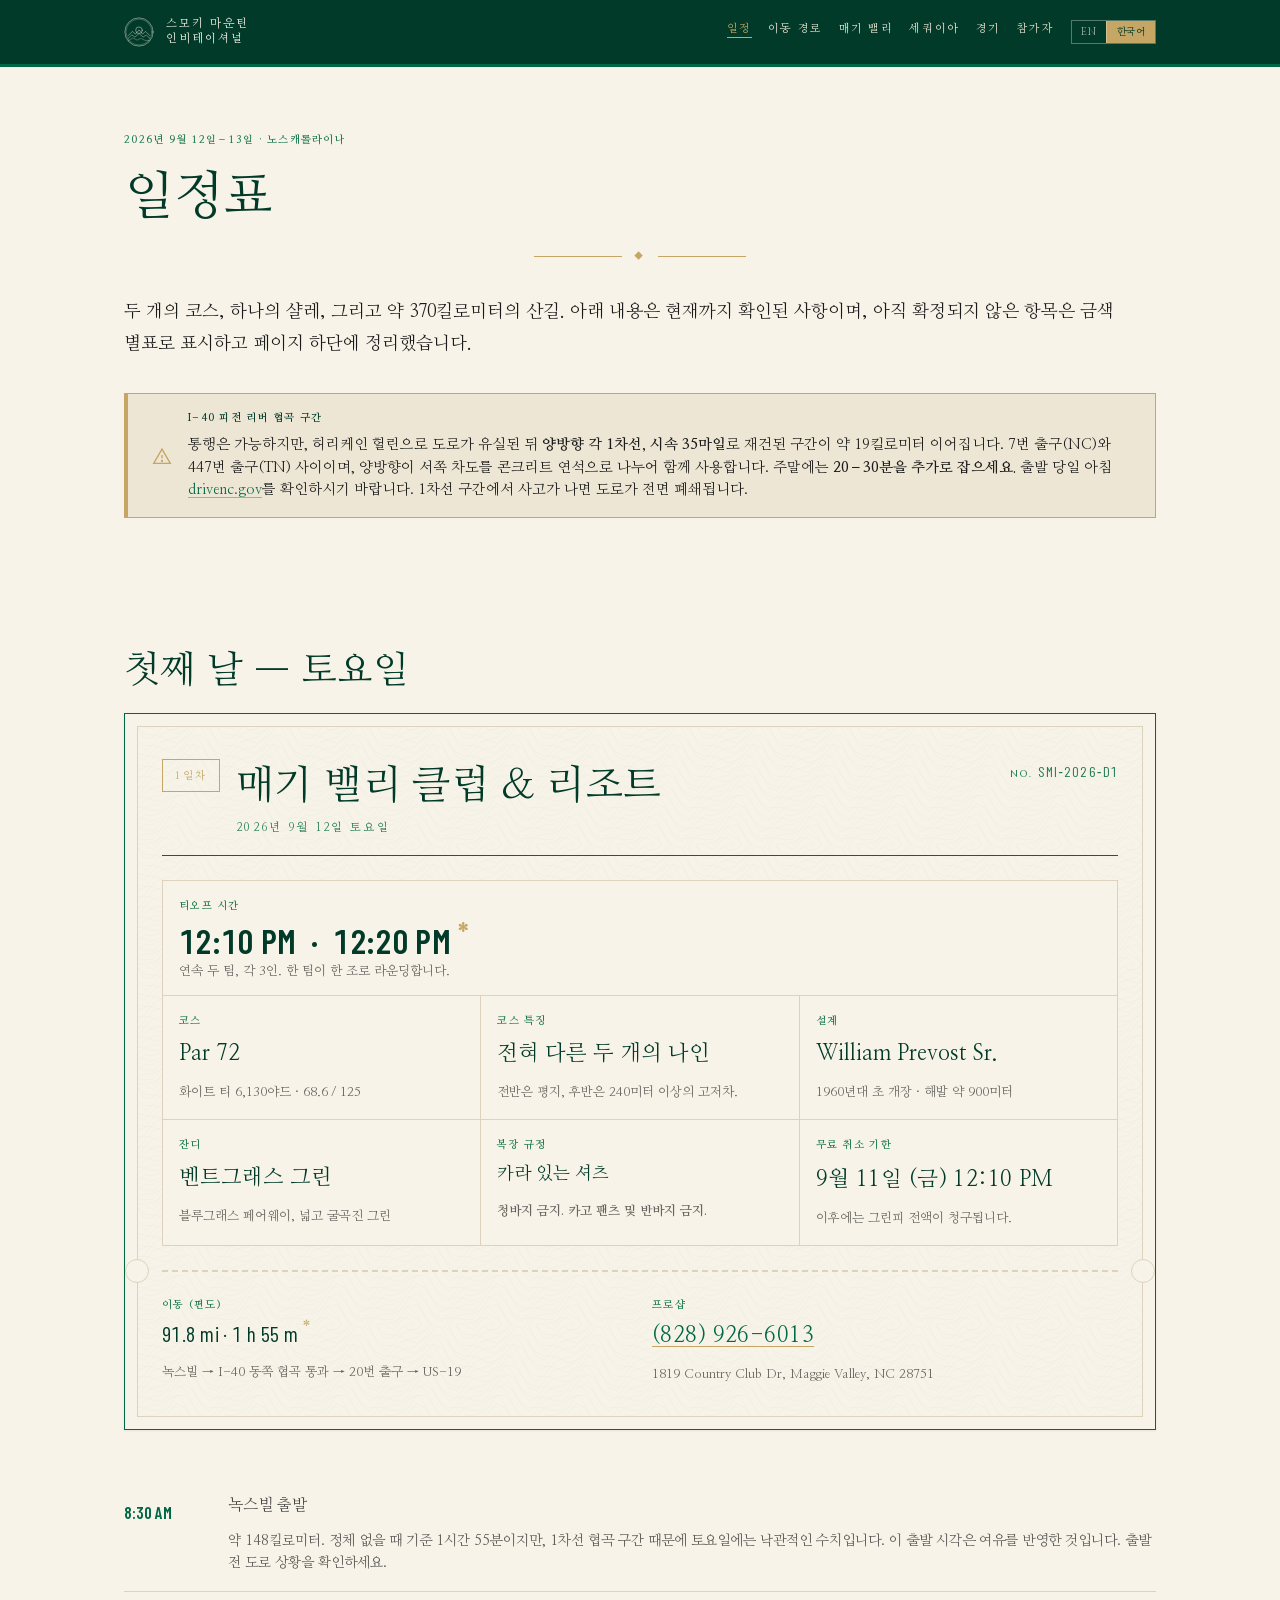
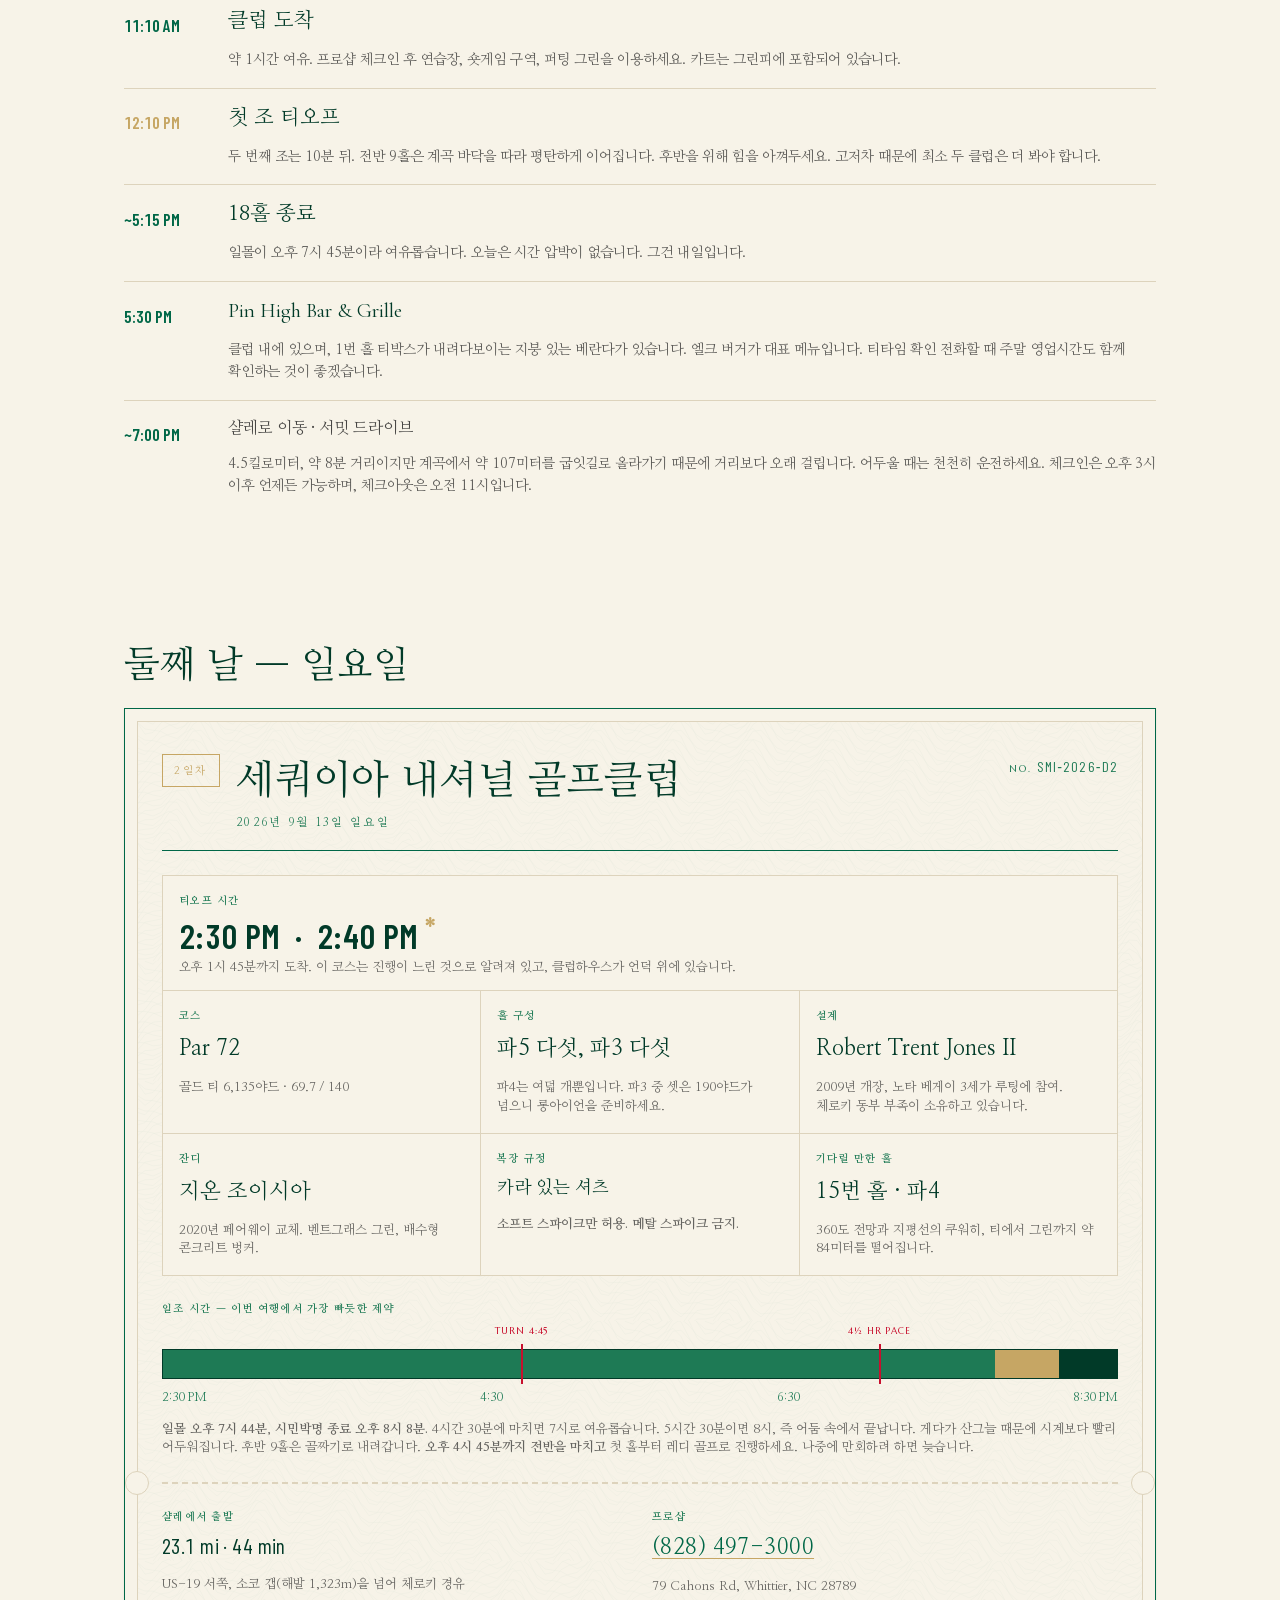
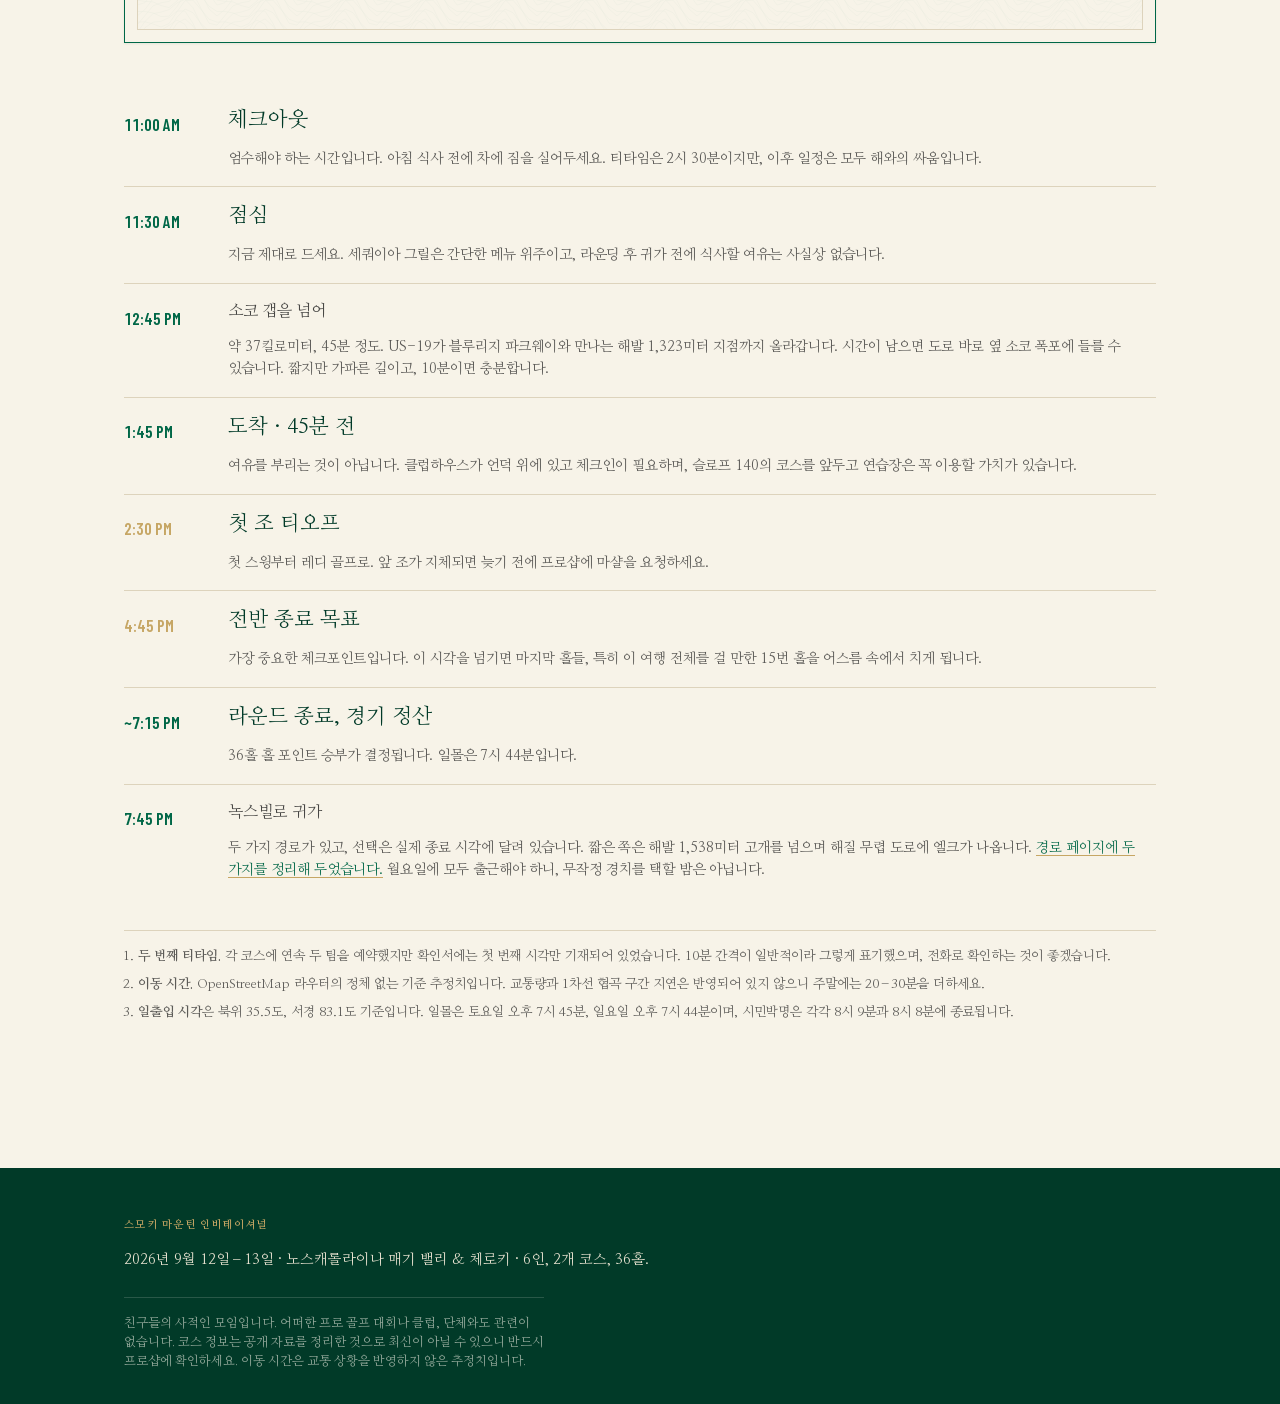
<file: itinerary.html>
<!doctype html>
<html lang="ko">
<head>
<meta charset="utf-8">
<meta name="viewport" content="width=device-width, initial-scale=1">
<title>Itinerary — The Smoky Mountain Invitational</title>
<meta name="description" content="Two days, two courses: Maggie Valley Club on Saturday and Sequoyah National on Sunday, September 12–13, 2026.">
<meta name="robots" content="noindex, nofollow">
<link rel="icon" href="assets/img/favicon.svg" type="image/svg+xml">
<!-- Sets language and JS flags BEFORE first paint, so a returning
     Korean reader never sees a flash of English. Only blocking script. -->
<script>
(function(){var r=document.documentElement;r.setAttribute('data-js','');
var l=null;try{l=localStorage.getItem('smi:lang:v1')}catch(e){}
if(l==='en'){r.setAttribute('data-lang','en');r.setAttribute('lang','en');}})();
</script>
<link rel="stylesheet" href="assets/css/fonts.css">
<link rel="stylesheet" href="assets/css/fonts-ko.css">
<link rel="stylesheet" href="assets/css/tokens.css">
<link rel="stylesheet" href="assets/css/base.css">
<link rel="stylesheet" href="assets/css/components.css">
<link rel="stylesheet" href="assets/css/i18n.css">
<link rel="stylesheet" href="assets/css/ticket.css">
<link rel="stylesheet" href="assets/css/print.css" media="print">
</head>
<body>

<!-- #region SHARED-NAV v1 -->
<a class="skip-link visually-hidden" href="#main"><span class="en">Skip to content</span><span class="ko" lang="ko">본문으로 건너뛰기</span></a>
<header class="nav">
  <div class="nav__inner">
    <a class="nav__brand" href="index.html">
      <img class="nav__crest" src="assets/img/crest-cream.svg" alt="" width="30" height="30">
      <span class="nav__wordmark">
        <span class="en">The Smoky Mountain<br>Invitational</span>
        <span class="ko" lang="ko">스모키 마운틴<br>인비테이셔널</span>
      </span>
    </a>
    <nav aria-label="Main">
      <ul class="nav__list">
        <li><a href="itinerary.html" data-page="itinerary" aria-current="page"><span class="en">Itinerary</span><span class="ko" lang="ko">일정</span></a></li>
        <li><a href="route.html" data-page="route"><span class="en">Route</span><span class="ko" lang="ko">이동 경로</span></a></li>
        <li><a href="course-maggie-valley.html" data-page="course-maggie-valley"><span class="en">Maggie Valley</span><span class="ko" lang="ko">매기 밸리</span></a></li>
        <li><a href="course-sequoyah.html" data-page="course-sequoyah"><span class="en">Sequoyah</span><span class="ko" lang="ko">세쿼이아</span></a></li>
        <li><a href="match.html" data-page="match"><span class="en">The Match</span><span class="ko" lang="ko">경기</span></a></li>
        <li><a href="players.html" data-page="players"><span class="en">Players</span><span class="ko" lang="ko">참가자</span></a></li>
      </ul>
    </nav>
    <div class="lang-toggle" role="group" aria-label="Language">
      <button type="button" class="lang-toggle__btn" data-lang="en" aria-pressed="false">EN</button>
      <button type="button" class="lang-toggle__btn" data-lang="ko" lang="ko" aria-pressed="false">한국어</button>
    </div>
  </div>
</header>
<!-- #endregion SHARED-NAV -->

<main id="main">

  <div class="container container--wide section">

    <p class="eyebrow"><span class="en">September 12&ndash;13, 2026 &middot; North Carolina</span><span class="ko" lang="ko">2026년 9월 12일&ndash;13일 &middot; 노스캐롤라이나</span></p>
    <h1>
      <span class="en">The <em>Itinerary</em></span>
      <span class="ko" lang="ko">일정표</span>
    </h1>
    <p class="rule-ornament"><span>&#9670;</span></p>
    <p>
      <span class="en">Two courses, one chalet, and about two hundred and thirty miles of mountain road. Everything below is what we know; anything still unconfirmed is marked with a gold asterisk and listed at the foot of the page.</span>
      <span class="ko" lang="ko">두 개의 코스, 하나의 샬레, 그리고 약 370킬로미터의 산길. 아래 내용은 현재까지 확인된 사항이며, 아직 확정되지 않은 항목은 금색 별표로 표시하고 페이지 하단에 정리했습니다.</span>
    </p>

    <div class="alert" style="margin-top:var(--sp-6)">
      <svg class="alert__icon" viewBox="0 0 24 24" fill="none" stroke="currentColor" stroke-width="1.6" aria-hidden="true">
        <path d="M12 3 L22 20 H2 Z"/><path d="M12 10v4"/><circle cx="12" cy="17" r=".6" fill="currentColor"/>
      </svg>
      <div class="alert__body">
        <p class="alert__title"><span class="en">I-40 through the Pigeon River Gorge</span><span class="ko" lang="ko">I-40 피전 리버 협곡 구간</span></p>
        <p>
          <span class="en">Open, but rebuilt to <strong>one narrow lane in each direction at 35&nbsp;mph</strong> for roughly twelve miles between Exit&nbsp;7 (NC) and Exit&nbsp;447 (TN), after Hurricane Helene tore it off the mountainside. Both directions share the surviving westbound carriageway, split by a concrete curb. <strong>Budget an extra 20&ndash;30 minutes</strong> on a weekend, and check <a href="https://drivenc.gov" target="_blank" rel="noopener">drivenc.gov</a> the morning we leave&mdash;an incident in the single-lane section closes the road outright.</span>
          <span class="ko" lang="ko">통행은 가능하지만, 허리케인 헐린으로 도로가 유실된 뒤 <strong>양방향 각 1차선, 시속 35마일</strong>로 재건된 구간이 약 19킬로미터 이어집니다. 7번 출구(NC)와 447번 출구(TN) 사이이며, 양방향이 서쪽 차도를 콘크리트 연석으로 나누어 함께 사용합니다. 주말에는 <strong>20&ndash;30분을 추가로 잡으세요.</strong> 출발 당일 아침 <a href="https://drivenc.gov" target="_blank" rel="noopener">drivenc.gov</a>를 확인하시기 바랍니다. 1차선 구간에서 사고가 나면 도로가 전면 폐쇄됩니다.</span>
        </p>
      </div>
    </div>

  </div>

  <!-- ============================ DAY ONE ============================ -->
  <div class="container container--wide section--tight">

    <h2 style="margin-top:var(--sp-6)">
      <span class="en">Day One &mdash; <em>Saturday</em></span>
      <span class="ko" lang="ko">첫째 날 &mdash; 토요일</span>
    </h2>

    <article class="ticket">
      <div class="ticket__inner">

        <header class="ticket__head">
          <p class="ticket__day"><span class="en">Day I</span><span class="ko" lang="ko">1일차</span></p>
          <div class="ticket__titles">
            <h3 class="ticket__course"><span class="en">Maggie Valley Club &amp; Resort</span><span class="ko" lang="ko">매기 밸리 클럽 &amp; 리조트</span></h3>
            <p class="ticket__date"><span class="en">Saturday, 12 September 2026</span><span class="ko" lang="ko">2026년 9월 12일 토요일</span></p>
          </div>
          <p class="ticket__serial"><span>No.</span> SMI&#8209;2026&#8209;D1</p>
        </header>

        <div class="ticket__fields">
          <div class="ticket__field ticket__field--wide">
            <span class="field__label"><span class="en">Tee Times</span><span class="ko" lang="ko">티오프 시간</span></span>
            <p class="ticket__time">12:10 PM &nbsp;&middot;&nbsp; 12:20 PM<a class="fn" href="#fn1" aria-describedby="fn1">&#42;</a>
              <small><span class="en">Two consecutive times, three players each. One full team per group.</span><span class="ko" lang="ko">연속 두 팀, 각 3인. 한 팀이 한 조로 라운딩합니다.</span></small>
            </p>
          </div>

          <div class="ticket__field">
            <span class="field__label"><span class="en">The Course</span><span class="ko" lang="ko">코스</span></span>
            <p class="field__value">Par 72</p>
            <span class="field__note"><span class="en">6,130 yds from the White tees &middot; 68.6&thinsp;/&thinsp;125</span><span class="ko" lang="ko">화이트 티 6,130야드 &middot; 68.6&thinsp;/&thinsp;125</span></span>
          </div>

          <div class="ticket__field">
            <span class="field__label"><span class="en">Character</span><span class="ko" lang="ko">코스 특징</span></span>
            <p class="field__value"><span class="en">A tale of two nines</span><span class="ko" lang="ko">전혀 다른 두 개의 나인</span></p>
            <span class="field__note"><span class="en">Flat valley front nine; the back rises and falls over 800 feet.</span><span class="ko" lang="ko">전반은 평지, 후반은 240미터 이상의 고저차.</span></span>
          </div>

          <div class="ticket__field">
            <span class="field__label"><span class="en">Architect</span><span class="ko" lang="ko">설계</span></span>
            <p class="field__value">William Prevost Sr.</p>
            <span class="field__note"><span class="en">Opened in the early 1960s &middot; ~3,000 ft elevation</span><span class="ko" lang="ko">1960년대 초 개장 &middot; 해발 약 900미터</span></span>
          </div>

          <div class="ticket__field">
            <span class="field__label"><span class="en">Surface</span><span class="ko" lang="ko">잔디</span></span>
            <p class="field__value"><span class="en">Bentgrass greens</span><span class="ko" lang="ko">벤트그래스 그린</span></p>
            <span class="field__note"><span class="en">Bluegrass fairways, large undulating greens</span><span class="ko" lang="ko">블루그래스 페어웨이, 넓고 굴곡진 그린</span></span>
          </div>

          <div class="ticket__field">
            <span class="field__label"><span class="en">Dress Code</span><span class="ko" lang="ko">복장 규정</span></span>
            <p class="field__value" style="font-size:1.1rem"><span class="en">Collared shirts</span><span class="ko" lang="ko">카라 있는 셔츠</span></p>
            <span class="field__note"><strong><span class="en">No denim. No cargo pants or shorts.</span><span class="ko" lang="ko">청바지 금지. 카고 팬츠 및 반바지 금지.</span></strong></span>
          </div>

          <div class="ticket__field">
            <span class="field__label"><span class="en">Free Cancellation Until</span><span class="ko" lang="ko">무료 취소 기한</span></span>
            <p class="field__value field__value--num"><span class="en">Fri 11 Sep, 12:10 PM</span><span class="ko" lang="ko">9월 11일 (금) 12:10 PM</span></p>
            <span class="field__note"><span class="en">After that, the full price of the tee time is charged.</span><span class="ko" lang="ko">이후에는 그린피 전액이 청구됩니다.</span></span>
          </div>
        </div>

        <div class="ticket__stub">
          <div class="ticket__stub-item">
            <span class="field__label"><span class="en">The Drive Up</span><span class="ko" lang="ko">이동 (편도)</span></span>
            <p class="field__value field__value--num">91.8 mi &middot; 1 h 55 m<a class="fn" href="#fn2" aria-describedby="fn2">&#42;</a></p>
            <span class="field__note"><span class="en">Knoxville &rarr; I-40 E through the gorge &rarr; Exit 20 &rarr; US-19</span><span class="ko" lang="ko">녹스빌 &rarr; I-40 동쪽 협곡 통과 &rarr; 20번 출구 &rarr; US-19</span></span>
          </div>
          <div class="ticket__stub-item">
            <span class="field__label"><span class="en">Pro Shop</span><span class="ko" lang="ko">프로샵</span></span>
            <p class="field__value field__value--num"><a href="tel:+18289266013">(828) 926-6013</a></p>
            <span class="field__note">1819 Country Club Dr, Maggie Valley, NC 28751</span>
          </div>
        </div>

      </div>
    </article>

    <ol class="schedule">
      <li class="is-drive">
        <p class="schedule__time">8:30 AM</p>
        <div class="schedule__body">
          <p class="schedule__what"><span class="en">Depart Knoxville</span><span class="ko" lang="ko">녹스빌 출발</span></p>
          <p class="schedule__detail"><span class="en">Ninety-two miles. The free-flow estimate is 1 h 55 m, but the single-lane gorge makes that optimistic on a Saturday&mdash;this departure builds in the cushion. Check road status before pulling out.</span><span class="ko" lang="ko">약 148킬로미터. 정체 없을 때 기준 1시간 55분이지만, 1차선 협곡 구간 때문에 토요일에는 낙관적인 수치입니다. 이 출발 시각은 여유를 반영한 것입니다. 출발 전 도로 상황을 확인하세요.</span></p>
        </div>
      </li>
      <li>
        <p class="schedule__time">11:10 AM</p>
        <div class="schedule__body">
          <p class="schedule__what"><span class="en">Arrive at the club</span><span class="ko" lang="ko">클럽 도착</span></p>
          <p class="schedule__detail"><span class="en">An hour in hand. Check in at the shop, then the range, short-game area and putting green. Carts are included in the green fee.</span><span class="ko" lang="ko">약 1시간 여유. 프로샵 체크인 후 연습장, 숏게임 구역, 퍼팅 그린을 이용하세요. 카트는 그린피에 포함되어 있습니다.</span></p>
        </div>
      </li>
      <li class="is-golf">
        <p class="schedule__time">12:10 PM</p>
        <div class="schedule__body">
          <p class="schedule__what"><span class="en">First group tees off</span><span class="ko" lang="ko">첫 조 티오프</span></p>
          <p class="schedule__detail"><span class="en">Second group ten minutes behind. The front nine plays flat along the valley floor; save something for the back, where the elevation is worth at least two clubs.</span><span class="ko" lang="ko">두 번째 조는 10분 뒤. 전반 9홀은 계곡 바닥을 따라 평탄하게 이어집니다. 후반을 위해 힘을 아껴두세요. 고저차 때문에 최소 두 클럽은 더 봐야 합니다.</span></p>
        </div>
      </li>
      <li>
        <p class="schedule__time">~5:15 PM</p>
        <div class="schedule__body">
          <p class="schedule__what"><span class="en">Finish &middot; eighteen holes</span><span class="ko" lang="ko">18홀 종료</span></p>
          <p class="schedule__detail"><span class="en">Comfortably before dark&mdash;sunset is 7:45 PM. No time pressure today; that comes tomorrow.</span><span class="ko" lang="ko">일몰이 오후 7시 45분이라 여유롭습니다. 오늘은 시간 압박이 없습니다. 그건 내일입니다.</span></p>
        </div>
      </li>
      <li>
        <p class="schedule__time">5:30 PM</p>
        <div class="schedule__body">
          <p class="schedule__what">Pin High Bar &amp; Grille</p>
          <p class="schedule__detail"><span class="en">On site, with a covered veranda overlooking the first tee. The elk burger is the house signature. Worth confirming weekend hours when we call about the tee times.</span><span class="ko" lang="ko">클럽 내에 있으며, 1번 홀 티박스가 내려다보이는 지붕 있는 베란다가 있습니다. 엘크 버거가 대표 메뉴입니다. 티타임 확인 전화할 때 주말 영업시간도 함께 확인하는 것이 좋겠습니다.</span></p>
        </div>
      </li>
      <li class="is-drive">
        <p class="schedule__time">~7:00 PM</p>
        <div class="schedule__body">
          <p class="schedule__what"><span class="en">Up to the chalet &middot; Summit Drive</span><span class="ko" lang="ko">샬레로 이동 &middot; 서밋 드라이브</span></p>
          <p class="schedule__detail"><span class="en">2.8 miles and about eight minutes&mdash;but it climbs some 350 feet above the valley on switchbacks, so it is slower than the distance suggests. Take it gently in the dark. Check-in is any time after 3:00 PM; checkout is 11:00 AM.</span><span class="ko" lang="ko">4.5킬로미터, 약 8분 거리이지만 계곡에서 약 107미터를 굽잇길로 올라가기 때문에 거리보다 오래 걸립니다. 어두울 때는 천천히 운전하세요. 체크인은 오후 3시 이후 언제든 가능하며, 체크아웃은 오전 11시입니다.</span></p>
        </div>
      </li>
    </ol>

  </div>

  <!-- ============================ DAY TWO ============================ -->
  <div class="container container--wide section--tight">

    <h2 style="margin-top:var(--sp-8)">
      <span class="en">Day Two &mdash; <em>Sunday</em></span>
      <span class="ko" lang="ko">둘째 날 &mdash; 일요일</span>
    </h2>

    <article class="ticket">
      <div class="ticket__inner">

        <header class="ticket__head">
          <p class="ticket__day"><span class="en">Day II</span><span class="ko" lang="ko">2일차</span></p>
          <div class="ticket__titles">
            <h3 class="ticket__course"><span class="en">Sequoyah National Golf Club</span><span class="ko" lang="ko">세쿼이아 내셔널 골프클럽</span></h3>
            <p class="ticket__date"><span class="en">Sunday, 13 September 2026</span><span class="ko" lang="ko">2026년 9월 13일 일요일</span></p>
          </div>
          <p class="ticket__serial"><span>No.</span> SMI&#8209;2026&#8209;D2</p>
        </header>

        <div class="ticket__fields">
          <div class="ticket__field ticket__field--wide">
            <span class="field__label"><span class="en">Tee Times</span><span class="ko" lang="ko">티오프 시간</span></span>
            <p class="ticket__time">2:30 PM &nbsp;&middot;&nbsp; 2:40 PM<a class="fn" href="#fn1" aria-describedby="fn1">&#42;</a>
              <small><span class="en">Arrive by 1:45 PM. Slow play is a known issue here and the clubhouse sits on a hilltop.</span><span class="ko" lang="ko">오후 1시 45분까지 도착. 이 코스는 진행이 느린 것으로 알려져 있고, 클럽하우스가 언덕 위에 있습니다.</span></small>
            </p>
          </div>

          <div class="ticket__field">
            <span class="field__label"><span class="en">The Course</span><span class="ko" lang="ko">코스</span></span>
            <p class="field__value">Par 72</p>
            <span class="field__note"><span class="en">6,135 yds from the Gold tees &middot; 69.7&thinsp;/&thinsp;140</span><span class="ko" lang="ko">골드 티 6,135야드 &middot; 69.7&thinsp;/&thinsp;140</span></span>
          </div>

          <div class="ticket__field">
            <span class="field__label"><span class="en">Routing</span><span class="ko" lang="ko">홀 구성</span></span>
            <p class="field__value"><span class="en">Five 5s, five 3s</span><span class="ko" lang="ko">파5 다섯, 파3 다섯</span></p>
            <span class="field__note"><span class="en">And only eight par 4s. Three of the par 3s are over 190 yards&mdash;bring the long irons.</span><span class="ko" lang="ko">파4는 여덟 개뿐입니다. 파3 중 셋은 190야드가 넘으니 롱아이언을 준비하세요.</span></span>
          </div>

          <div class="ticket__field">
            <span class="field__label"><span class="en">Architect</span><span class="ko" lang="ko">설계</span></span>
            <p class="field__value">Robert Trent Jones II</p>
            <span class="field__note"><span class="en">2009, with Notah Begay III on the routing. Owned by the Eastern Band of Cherokee Indians.</span><span class="ko" lang="ko">2009년 개장, 노타 베게이 3세가 루팅에 참여. 체로키 동부 부족이 소유하고 있습니다.</span></span>
          </div>

          <div class="ticket__field">
            <span class="field__label"><span class="en">Surface</span><span class="ko" lang="ko">잔디</span></span>
            <p class="field__value"><span class="en">Zeon zoysia</span><span class="ko" lang="ko">지온 조이시아</span></p>
            <span class="field__note"><span class="en">Fairways converted in 2020. Bentgrass greens, capillary-concrete bunkers.</span><span class="ko" lang="ko">2020년 페어웨이 교체. 벤트그래스 그린, 배수형 콘크리트 벙커.</span></span>
          </div>

          <div class="ticket__field">
            <span class="field__label"><span class="en">Dress Code</span><span class="ko" lang="ko">복장 규정</span></span>
            <p class="field__value" style="font-size:1.1rem"><span class="en">Collared shirts</span><span class="ko" lang="ko">카라 있는 셔츠</span></p>
            <span class="field__note"><strong><span class="en">Soft spikes only. Metal spikes are prohibited.</span><span class="ko" lang="ko">소프트 스파이크만 허용. 메탈 스파이크 금지.</span></strong></span>
          </div>

          <div class="ticket__field">
            <span class="field__label"><span class="en">The Hole to Wait For</span><span class="ko" lang="ko">기다릴 만한 홀</span></span>
            <p class="field__value"><span class="en">No. 15 &middot; Par 4</span><span class="ko" lang="ko">15번 홀 &middot; 파4</span></p>
            <span class="field__note"><span class="en">360&deg; views with Kuwohi on the horizon, dropping some 275 feet from tee to green.</span><span class="ko" lang="ko">360도 전망과 지평선의 쿠워히, 티에서 그린까지 약 84미터를 떨어집니다.</span></span>
          </div>
        </div>

        <!-- Daylight gauge: the tightest constraint of the whole trip. -->
        <div class="daylight">
          <span class="field__label"><span class="en">Daylight &mdash; the tightest constraint of the trip</span><span class="ko" lang="ko">일조 시간 &mdash; 이번 여행에서 가장 빠듯한 제약</span></span>
          <div class="daylight__bar" role="img" aria-label="Daylight from the 2:30 PM tee time to 8:30 PM. Sunset at 7:44 PM, civil twilight ends 8:08 PM.">
            <span class="daylight__mark" style="left:37.5%" data-label="Turn 4:45"></span>
            <span class="daylight__mark" style="left:75%" data-label="4&frac12; hr pace"></span>
          </div>
          <div class="daylight__scale"><span>2:30 PM</span><span>4:30</span><span>6:30</span><span>8:30 PM</span></div>
          <p class="field__note" style="margin-top:var(--sp-3)">
            <span class="en"><strong>Sunset 7:44 PM, civil twilight ends 8:08 PM.</strong> A four-and-a-half hour round finishes at 7:00 and is comfortable. Five and a half finishes at 8:00, in the dark. And mountain shadows take the light earlier than the clock says&mdash;the back nine drops into hollows. <strong>Make the turn by 4:45 PM</strong> and play ready golf from the first tee, rather than trying to make it up later.</span>
            <span class="ko" lang="ko"><strong>일몰 오후 7시 44분, 시민박명 종료 오후 8시 8분.</strong> 4시간 30분에 마치면 7시로 여유롭습니다. 5시간 30분이면 8시, 즉 어둠 속에서 끝납니다. 게다가 산그늘 때문에 시계보다 빨리 어두워집니다. 후반 9홀은 골짜기로 내려갑니다. <strong>오후 4시 45분까지 전반을 마치고</strong> 첫 홀부터 레디 골프로 진행하세요. 나중에 만회하려 하면 늦습니다.</span>
          </p>
        </div>

        <div class="ticket__stub">
          <div class="ticket__stub-item">
            <span class="field__label"><span class="en">From the Chalet</span><span class="ko" lang="ko">샬레에서 출발</span></span>
            <p class="field__value field__value--num">23.1 mi &middot; 44 min</p>
            <span class="field__note"><span class="en">US-19 W over Soco Gap (4,340 ft), through Cherokee</span><span class="ko" lang="ko">US-19 서쪽, 소코 갭(해발 1,323m)을 넘어 체로키 경유</span></span>
          </div>
          <div class="ticket__stub-item">
            <span class="field__label"><span class="en">Pro Shop</span><span class="ko" lang="ko">프로샵</span></span>
            <p class="field__value field__value--num"><a href="tel:+18284973000">(828) 497-3000</a></p>
            <span class="field__note">79 Cahons Rd, Whittier, NC 28789</span>
          </div>
        </div>

      </div>
    </article>

    <ol class="schedule">
      <li>
        <p class="schedule__time">11:00 AM</p>
        <div class="schedule__body">
          <p class="schedule__what"><span class="en">Checkout</span><span class="ko" lang="ko">체크아웃</span></p>
          <p class="schedule__detail"><span class="en">Hard deadline. Load the cars before breakfast&mdash;the tee time is not until 2:30, but everything after this point runs against the light.</span><span class="ko" lang="ko">엄수해야 하는 시간입니다. 아침 식사 전에 차에 짐을 실어두세요. 티타임은 2시 30분이지만, 이후 일정은 모두 해와의 싸움입니다.</span></p>
        </div>
      </li>
      <li>
        <p class="schedule__time">11:30 AM</p>
        <div class="schedule__body">
          <p class="schedule__what"><span class="en">Lunch</span><span class="ko" lang="ko">점심</span></p>
          <p class="schedule__detail"><span class="en">Eat properly now. The Sequoyah Grille is grab-and-go, and there is no realistic window for a sit-down meal between the turn and the drive home.</span><span class="ko" lang="ko">지금 제대로 드세요. 세쿼이아 그릴은 간단한 메뉴 위주이고, 라운딩 후 귀가 전에 식사할 여유는 사실상 없습니다.</span></p>
        </div>
      </li>
      <li class="is-drive">
        <p class="schedule__time">12:45 PM</p>
        <div class="schedule__body">
          <p class="schedule__what"><span class="en">Over Soco Gap</span><span class="ko" lang="ko">소코 갭을 넘어</span></p>
          <p class="schedule__detail"><span class="en">Twenty-three miles, about forty-five minutes, climbing to 4,340 feet where US-19 crosses the Blue Ridge Parkway. Soco Falls is a short, steep scramble just off the road if we are running early&mdash;ten minutes, no more.</span><span class="ko" lang="ko">약 37킬로미터, 45분 정도. US-19가 블루리지 파크웨이와 만나는 해발 1,323미터 지점까지 올라갑니다. 시간이 남으면 도로 바로 옆 소코 폭포에 들를 수 있습니다. 짧지만 가파른 길이고, 10분이면 충분합니다.</span></p>
        </div>
      </li>
      <li>
        <p class="schedule__time">1:45 PM</p>
        <div class="schedule__body">
          <p class="schedule__what"><span class="en">Arrive &middot; forty-five minutes early</span><span class="ko" lang="ko">도착 &middot; 45분 전</span></p>
          <p class="schedule__detail"><span class="en">Not padding. The clubhouse is on a hilltop, there is a check-in, and the range is worth using before a course with a 140 slope.</span><span class="ko" lang="ko">여유를 부리는 것이 아닙니다. 클럽하우스가 언덕 위에 있고 체크인이 필요하며, 슬로프 140의 코스를 앞두고 연습장은 꼭 이용할 가치가 있습니다.</span></p>
        </div>
      </li>
      <li class="is-golf">
        <p class="schedule__time">2:30 PM</p>
        <div class="schedule__body">
          <p class="schedule__what"><span class="en">First group tees off</span><span class="ko" lang="ko">첫 조 티오프</span></p>
          <p class="schedule__detail"><span class="en">Ready golf from the first swing. If the group ahead is dawdling, ask the shop to send a marshal early rather than late.</span><span class="ko" lang="ko">첫 스윙부터 레디 골프로. 앞 조가 지체되면 늦기 전에 프로샵에 마샬을 요청하세요.</span></p>
        </div>
      </li>
      <li class="is-golf">
        <p class="schedule__time">4:45 PM</p>
        <div class="schedule__body">
          <p class="schedule__what"><span class="en">Make the turn</span><span class="ko" lang="ko">전반 종료 목표</span></p>
          <p class="schedule__detail"><span class="en">The checkpoint that matters. Past this and the closing holes&mdash;including the fifteenth, the one worth the whole drive&mdash;start happening in failing light.</span><span class="ko" lang="ko">가장 중요한 체크포인트입니다. 이 시각을 넘기면 마지막 홀들, 특히 이 여행 전체를 걸 만한 15번 홀을 어스름 속에서 치게 됩니다.</span></p>
        </div>
      </li>
      <li>
        <p class="schedule__time">~7:15 PM</p>
        <div class="schedule__body">
          <p class="schedule__what"><span class="en">Finish, and settle the match</span><span class="ko" lang="ko">라운드 종료, 경기 정산</span></p>
          <p class="schedule__detail"><span class="en">Thirty-six holes of hole points decided. Sunset is 7:44.</span><span class="ko" lang="ko">36홀 홀 포인트 승부가 결정됩니다. 일몰은 7시 44분입니다.</span></p>
        </div>
      </li>
      <li class="is-drive">
        <p class="schedule__time">7:45 PM</p>
        <div class="schedule__body">
          <p class="schedule__what"><span class="en">Drive home to Knoxville</span><span class="ko" lang="ko">녹스빌로 귀가</span></p>
          <p class="schedule__detail"><span class="en">Two routes, and the choice depends entirely on what time we actually finish&mdash;the shorter one crosses a 5,046-foot pass with elk on the road at dusk. <a href="route.html">The route page lays out both.</a> Everyone works Monday, so this is not the night to take the scenic gamble blind.</span><span class="ko" lang="ko">두 가지 경로가 있고, 선택은 실제 종료 시각에 달려 있습니다. 짧은 쪽은 해발 1,538미터 고개를 넘으며 해질 무렵 도로에 엘크가 나옵니다. <a href="route.html">경로 페이지에 두 가지를 정리해 두었습니다.</a> 월요일에 모두 출근해야 하니, 무작정 경치를 택할 밤은 아닙니다.</span></p>
        </div>
      </li>
    </ol>

    <div class="footnotes">
      <ol>
        <li id="fn1"><span class="en"><strong>Second tee time.</strong> We hold two consecutive times at each course but only the first was on the confirmation. Ten minutes is the standard interval and is what is shown here&mdash;worth confirming by phone.</span><span class="ko" lang="ko"><strong>두 번째 티타임.</strong> 각 코스에 연속 두 팀을 예약했지만 확인서에는 첫 번째 시각만 기재되어 있었습니다. 10분 간격이 일반적이라 그렇게 표기했으며, 전화로 확인하는 것이 좋겠습니다.</span></li>
        <li id="fn2"><span class="en"><strong>Drive times.</strong> Free-flow estimates from the OpenStreetMap router. They contain no traffic and no allowance for the single-lane gorge&mdash;add 20&ndash;30 minutes on a weekend.</span><span class="ko" lang="ko"><strong>이동 시간.</strong> OpenStreetMap 라우터의 정체 없는 기준 추정치입니다. 교통량과 1차선 협곡 구간 지연은 반영되어 있지 않으니 주말에는 20&ndash;30분을 더하세요.</span></li>
        <li><span class="en"><strong>Sun times</strong> computed for 35.5&deg;N, 83.1&deg;W. Sunset 7:45 PM Saturday, 7:44 PM Sunday; civil twilight ends 8:09 PM and 8:08 PM.</span><span class="ko" lang="ko"><strong>일출입 시각</strong>은 북위 35.5도, 서경 83.1도 기준입니다. 일몰은 토요일 오후 7시 45분, 일요일 오후 7시 44분이며, 시민박명은 각각 8시 9분과 8시 8분에 종료됩니다.</span></li>
      </ol>
    </div>

  </div>
</main>

<!-- #region SHARED-FOOTER v1 -->
<footer class="footer">
  <div class="footer__inner">
    <p class="eyebrow eyebrow--gold"><span class="en">The Smoky Mountain Invitational</span><span class="ko" lang="ko">스모키 마운틴 인비테이셔널</span></p>
    <p>
      <span class="en">September 12&ndash;13, 2026 &middot; Maggie Valley &amp; Cherokee, North Carolina &middot; Six players, two courses, thirty-six holes.</span>
      <span class="ko" lang="ko">2026년 9월 12일&ndash;13일 &middot; 노스캐롤라이나 매기 밸리 &amp; 체로키 &middot; 6인, 2개 코스, 36홀.</span>
    </p>
    <p class="footer__disclaimer">
      <span class="en">A private gathering of friends. Not affiliated with, endorsed by, or connected to any professional golf tournament, club, or organisation. Course data is compiled from public sources and may be out of date&mdash;always confirm with the pro shop. Drive times are free-flow estimates and carry no allowance for traffic.</span>
      <span class="ko" lang="ko">친구들의 사적인 모임입니다. 어떠한 프로 골프 대회나 클럽, 단체와도 관련이 없습니다. 코스 정보는 공개 자료를 정리한 것으로 최신이 아닐 수 있으니 반드시 프로샵에 확인하세요. 이동 시간은 교통 상황을 반영하지 않은 추정치입니다.</span>
    </p>
  </div>
</footer>
<!-- #endregion SHARED-FOOTER -->

<script defer src="assets/js/lang.js"></script>
</body>
</html>
</file>
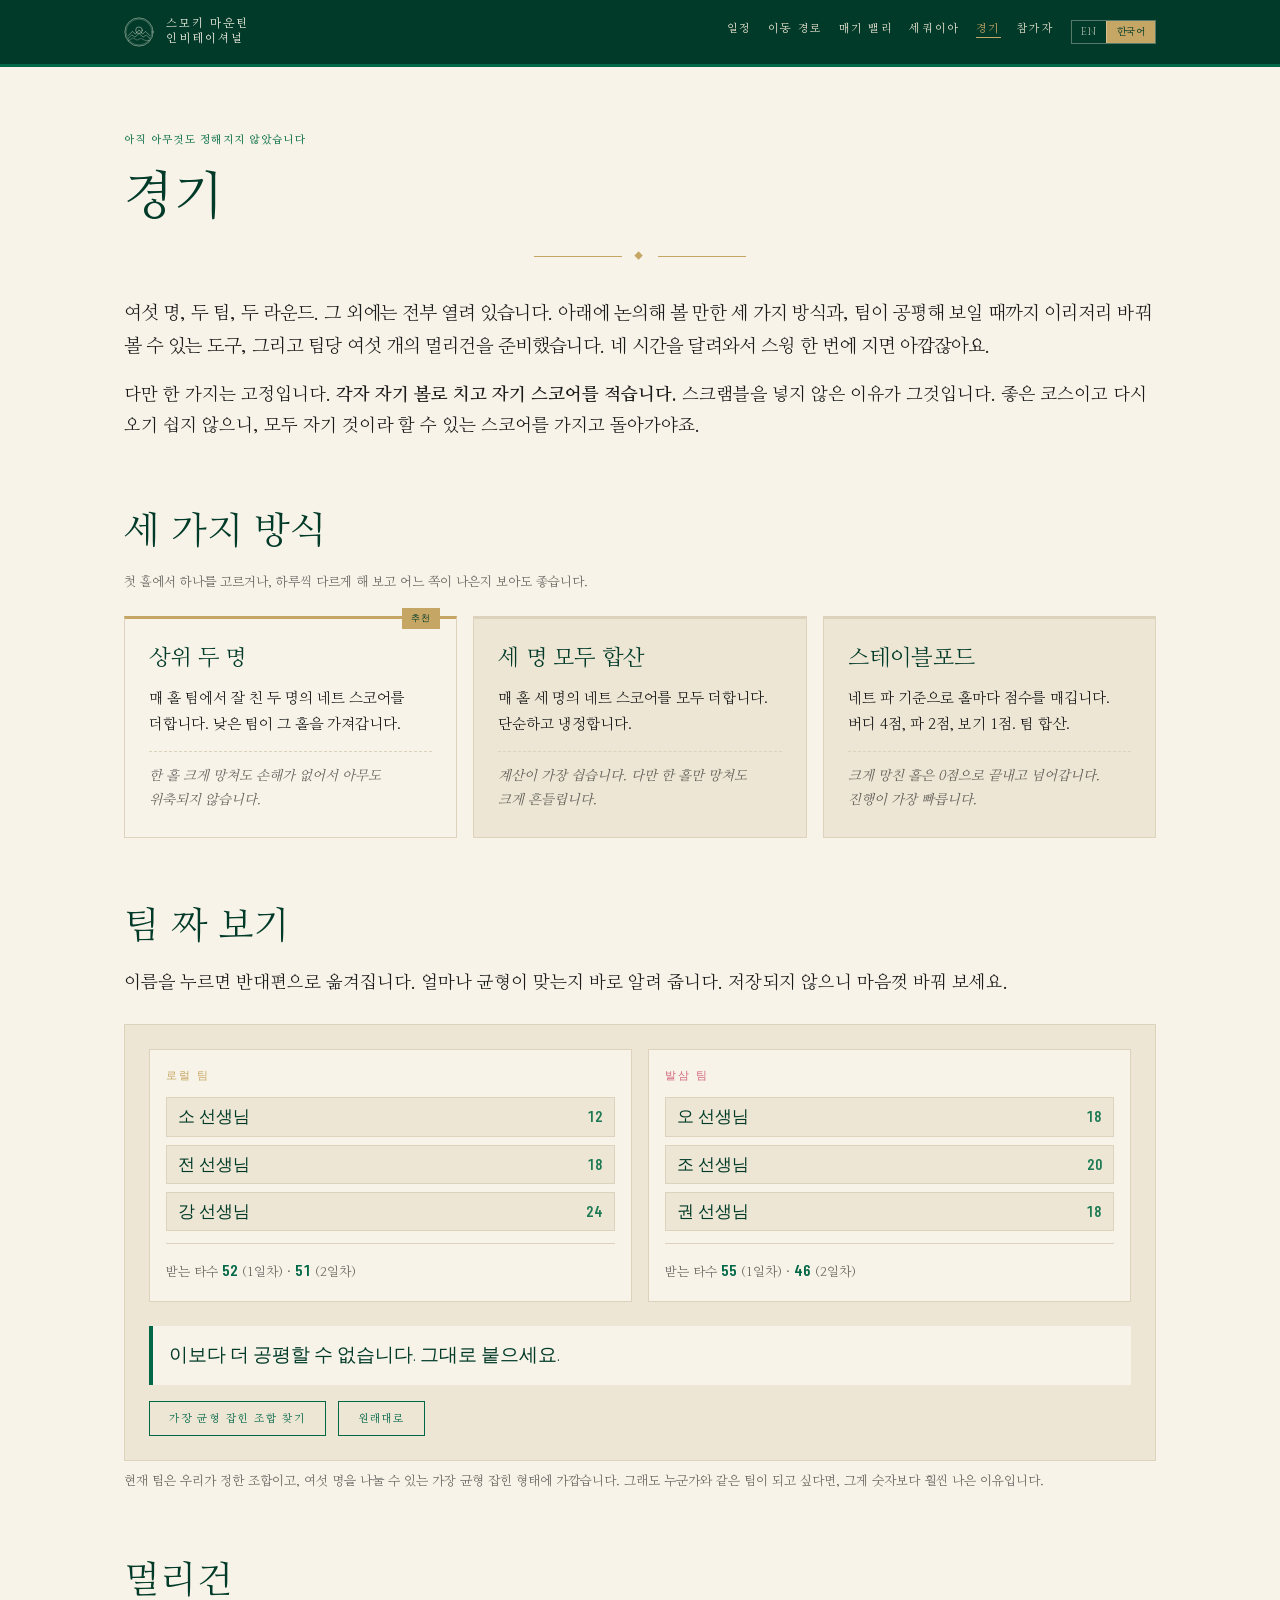
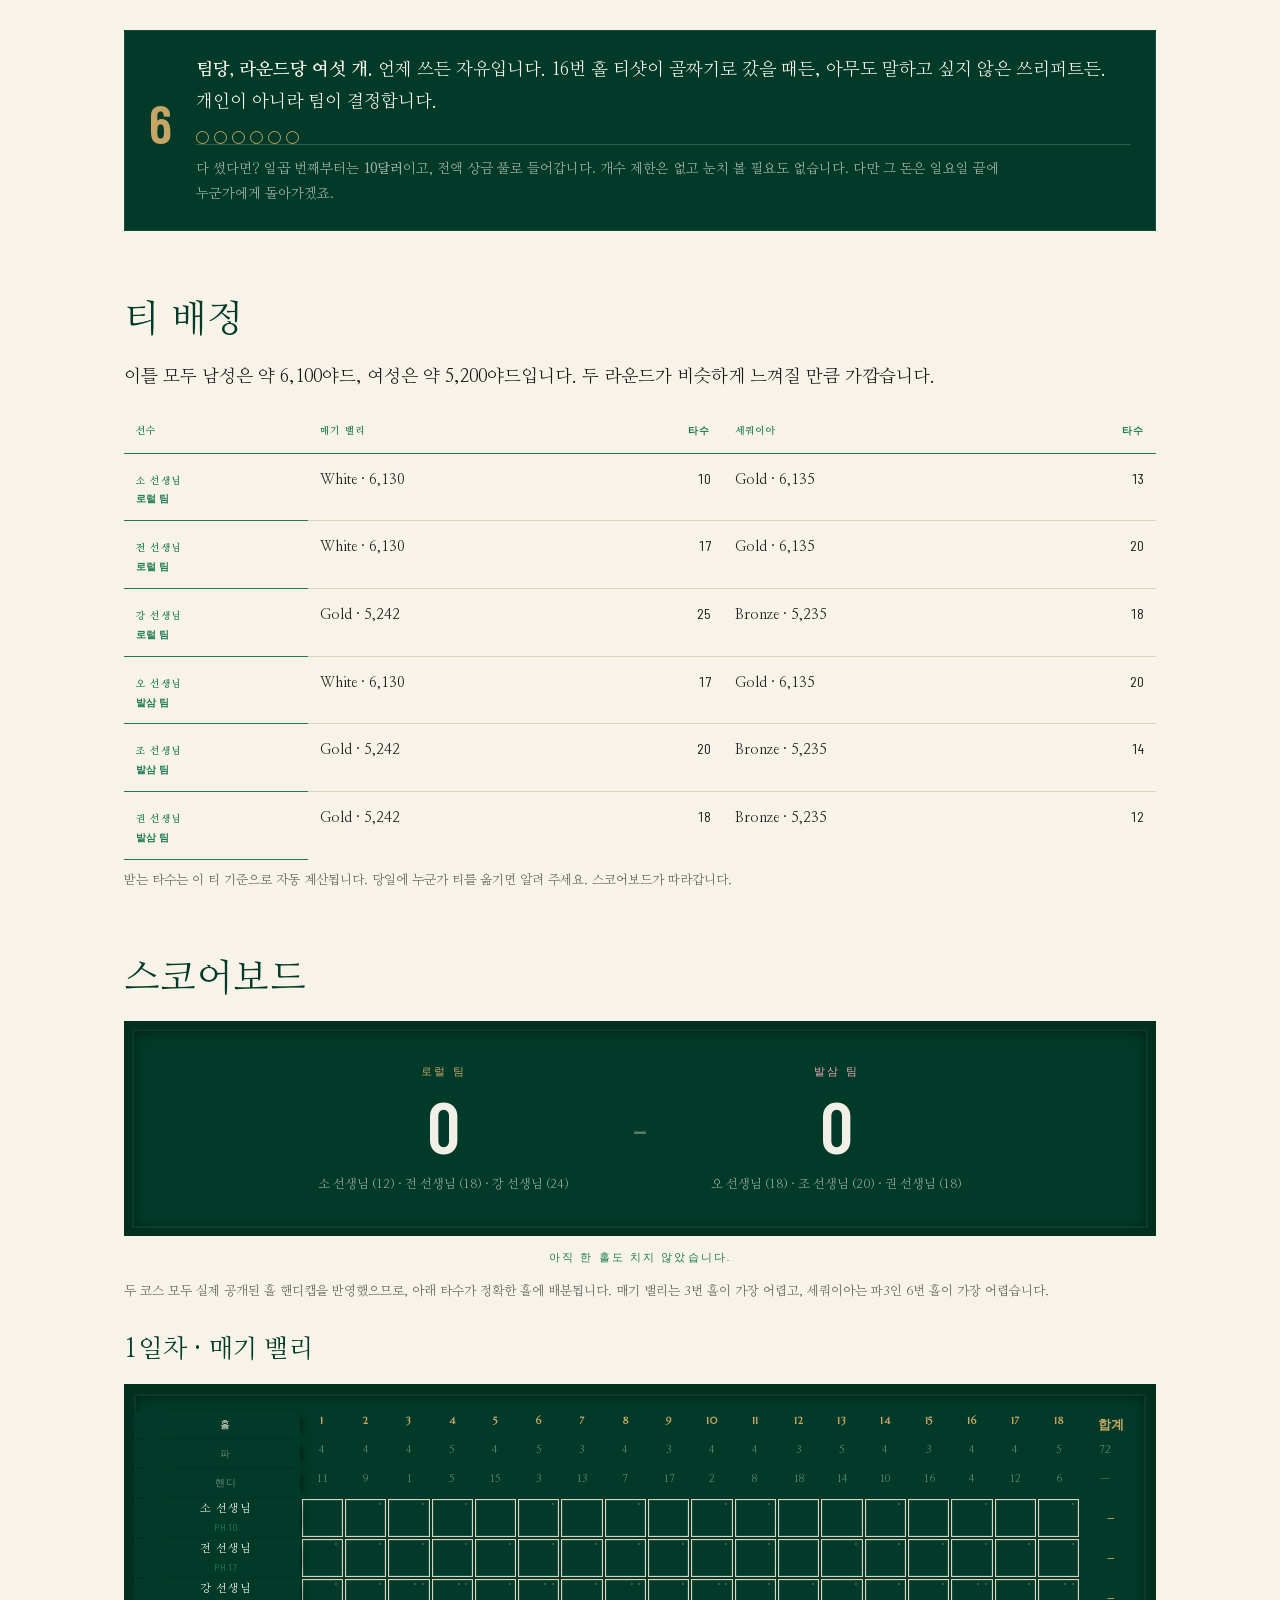
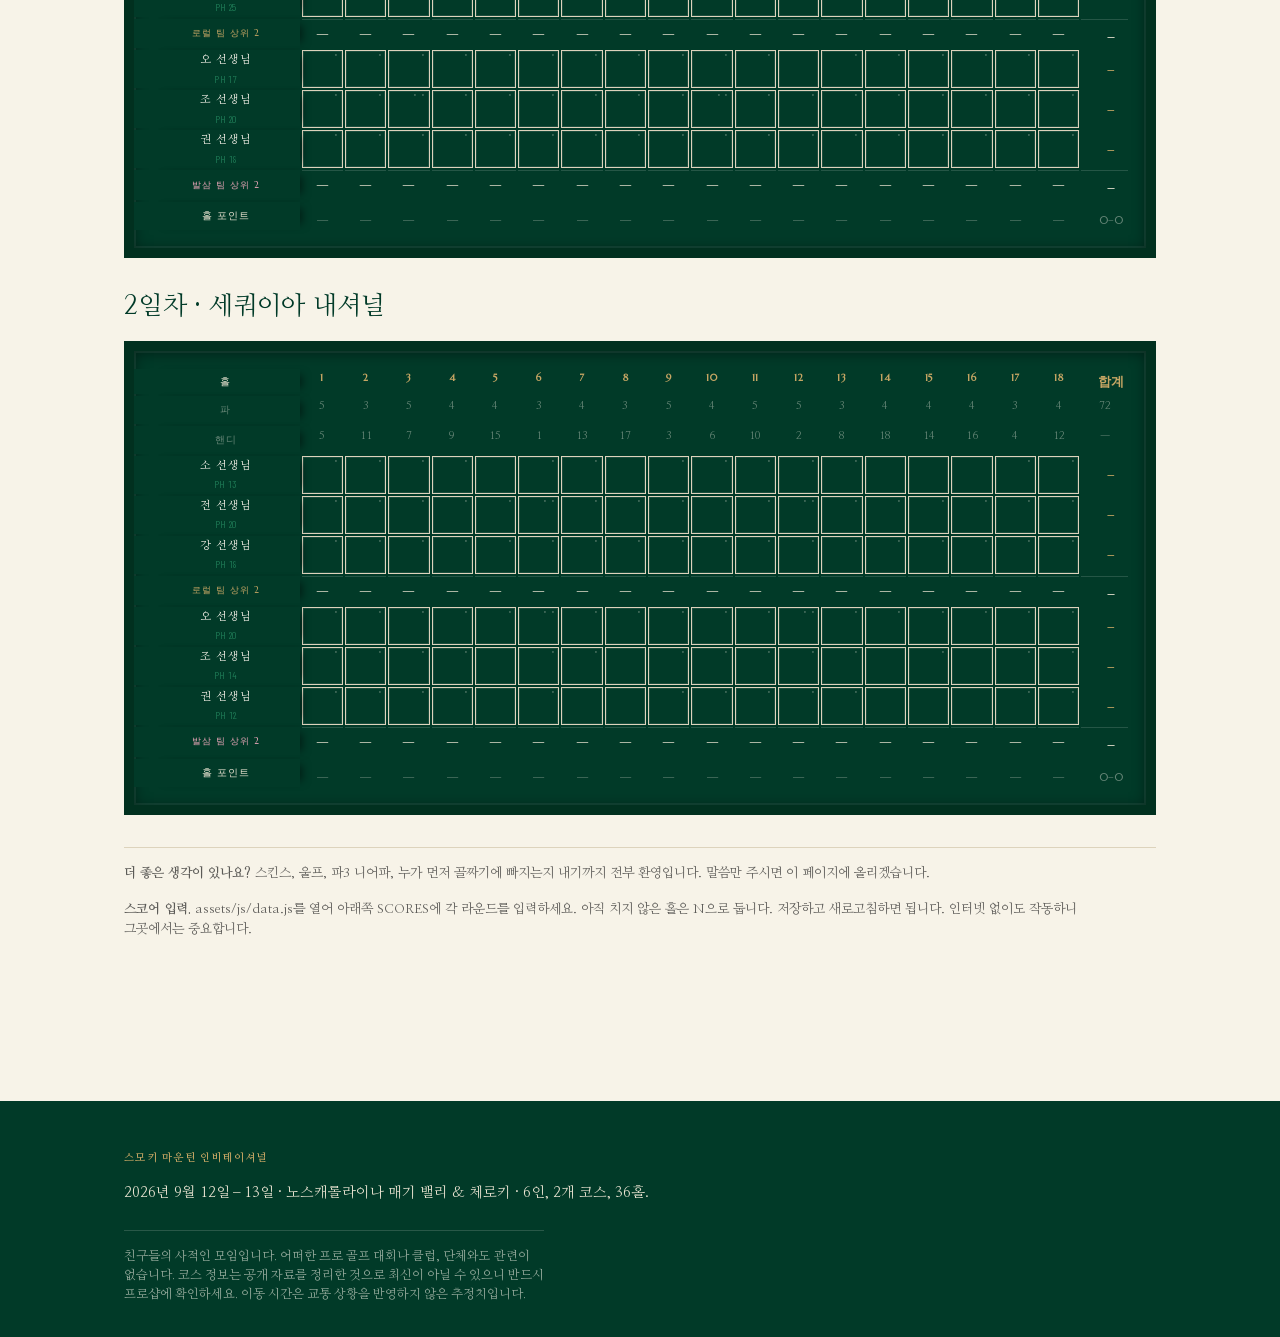
<file: match.html>
<!doctype html>
<html lang="ko">
<head>
<meta charset="utf-8">
<meta name="viewport" content="width=device-width, initial-scale=1">
<title>The Game — The Smoky Mountain Invitational</title>
<meta name="description" content="Nothing is settled yet: formats to argue about, a team builder, and six mulligans each.">
<meta name="robots" content="noindex, nofollow">
<link rel="icon" href="assets/img/favicon.svg" type="image/svg+xml">
<script>
(function(){var r=document.documentElement;r.setAttribute('data-js','');
var l=null;try{l=localStorage.getItem('smi:lang:v1')}catch(e){}
if(l==='en'){r.setAttribute('data-lang','en');r.setAttribute('lang','en');}})();
</script>
<link rel="stylesheet" href="assets/css/fonts.css">
<link rel="stylesheet" href="assets/css/fonts-ko.css">
<link rel="stylesheet" href="assets/css/tokens.css">
<link rel="stylesheet" href="assets/css/base.css">
<link rel="stylesheet" href="assets/css/components.css">
<link rel="stylesheet" href="assets/css/i18n.css">
<link rel="stylesheet" href="assets/css/scoreboard.css">
<link rel="stylesheet" href="assets/css/print.css" media="print">
</head>
<body>

<!-- #region SHARED-NAV v1 -->
<a class="skip-link visually-hidden" href="#main"><span class="en">Skip to content</span><span class="ko" lang="ko">본문으로 건너뛰기</span></a>
<header class="nav">
  <div class="nav__inner">
    <a class="nav__brand" href="index.html">
      <img class="nav__crest" src="assets/img/crest-cream.svg" alt="" width="30" height="30">
      <span class="nav__wordmark">
        <span class="en">The Smoky Mountain<br>Invitational</span>
        <span class="ko" lang="ko">스모키 마운틴<br>인비테이셔널</span>
      </span>
    </a>
    <nav aria-label="Main">
      <ul class="nav__list">
        <li><a href="itinerary.html" data-page="itinerary"><span class="en">Itinerary</span><span class="ko" lang="ko">일정</span></a></li>
        <li><a href="route.html" data-page="route"><span class="en">Route</span><span class="ko" lang="ko">이동 경로</span></a></li>
        <li><a href="course-maggie-valley.html" data-page="course-maggie-valley"><span class="en">Maggie Valley</span><span class="ko" lang="ko">매기 밸리</span></a></li>
        <li><a href="course-sequoyah.html" data-page="course-sequoyah"><span class="en">Sequoyah</span><span class="ko" lang="ko">세쿼이아</span></a></li>
        <li><a href="match.html" data-page="match" aria-current="page"><span class="en">The Match</span><span class="ko" lang="ko">경기</span></a></li>
        <li><a href="players.html" data-page="players"><span class="en">Players</span><span class="ko" lang="ko">참가자</span></a></li>
      </ul>
    </nav>
    <div class="lang-toggle" role="group" aria-label="Language">
      <button type="button" class="lang-toggle__btn" data-lang="en" aria-pressed="false">EN</button>
      <button type="button" class="lang-toggle__btn" data-lang="ko" lang="ko" aria-pressed="false">한국어</button>
    </div>
  </div>
</header>
<!-- #endregion SHARED-NAV -->

<main id="main">
  <div class="container container--wide section">

    <p class="eyebrow"><span class="en">Nothing here is settled</span><span class="ko" lang="ko">아직 아무것도 정해지지 않았습니다</span></p>
    <h1><span class="en">The <em>Game</em></span><span class="ko" lang="ko">경기</span></h1>
    <p class="rule-ornament"><span>&#9670;</span></p>

    <p style="font-size:1.15rem"><span class="en">Six of us, two teams, two rounds. Beyond that it is wide open. Below are three formats worth arguing about, a tool for shuffling the teams until they look fair, and six mulligans a side because it would be a shame to drive four hours and lose to one bad swing.</span><span class="ko" lang="ko">여섯 명, 두 팀, 두 라운드. 그 외에는 전부 열려 있습니다. 아래에 논의해 볼 만한 세 가지 방식과, 팀이 공평해 보일 때까지 이리저리 바꿔 볼 수 있는 도구, 그리고 팀당 여섯 개의 멀리건을 준비했습니다. 네 시간을 달려와서 스윙 한 번에 지면 아깝잖아요.</span></p>

    <p><span class="en">One thing is fixed, though: <strong>you always play your own ball and keep your own card.</strong> That is why none of these is a scramble. These are good courses and we are not likely to be back soon&mdash;everyone should leave with a score that is actually theirs.</span><span class="ko" lang="ko">다만 한 가지는 고정입니다. <strong>각자 자기 볼로 치고 자기 스코어를 적습니다.</strong> 스크램블을 넣지 않은 이유가 그것입니다. 좋은 코스이고 다시 오기 쉽지 않으니, 모두 자기 것이라 할 수 있는 스코어를 가지고 돌아가야죠.</span></p>

    <h2 style="margin-top:var(--sp-8)"><span class="en">Three ways to <em>play it</em></span><span class="ko" lang="ko">세 가지 방식</span></h2>
    <p class="field__note"><span class="en">Pick one on the first tee, or play a different one each day and see which we like.</span><span class="ko" lang="ko">첫 홀에서 하나를 고르거나, 하루씩 다르게 해 보고 어느 쪽이 나은지 보아도 좋습니다.</span></p>
    <div class="options" id="options"></div>

    <h2 style="margin-top:var(--sp-8)"><span class="en">Shuffle the <em>teams</em></span><span class="ko" lang="ko">팀 짜 보기</span></h2>
    <p><span class="en">Tap anyone to move them across. It will tell you how even the match looks. Nothing here is saved, so fiddle away.</span><span class="ko" lang="ko">이름을 누르면 반대편으로 옮겨집니다. 얼마나 균형이 맞는지 바로 알려 줍니다. 저장되지 않으니 마음껏 바꿔 보세요.</span></p>
    <div class="builder" id="builder"></div>
    <p class="field__note" style="margin-top:var(--sp-3)"><span class="en">The teams as they stand are the ones we settled on, and they are about as even as six people can be split. But if someone would rather play with someone else, that is a much better reason than the arithmetic.</span><span class="ko" lang="ko">현재 팀은 우리가 정한 조합이고, 여섯 명을 나눌 수 있는 가장 균형 잡힌 형태에 가깝습니다. 그래도 누군가와 같은 팀이 되고 싶다면, 그게 숫자보다 훨씬 나은 이유입니다.</span></p>

    <h2 style="margin-top:var(--sp-8)"><span class="en"><em>Mulligans</em></span><span class="ko" lang="ko">멀리건</span></h2>
    <div class="mulligans">
      <p class="mulligans__count">6</p>
      <div class="mulligans__body">
        <p><span class="en"><strong>Six per team, per round.</strong> Use them whenever you like&mdash;a tee shot into the gorge on the sixteenth, a three-putt nobody wants to talk about. It is the team&rsquo;s call, not the individual&rsquo;s.</span><span class="ko" lang="ko"><strong>팀당, 라운드당 여섯 개.</strong> 언제 쓰든 자유입니다. 16번 홀 티샷이 골짜기로 갔을 때든, 아무도 말하고 싶지 않은 쓰리퍼트든. 개인이 아니라 팀이 결정합니다.</span></p>
        <div class="mulligans__dots" aria-hidden="true"><i></i><i></i><i></i><i></i><i></i><i></i></div>
        <p class="mulligans__price"><span class="en">Run out? A seventh costs <strong>$10</strong>, straight into the prize pool. No limit, and no judgement&mdash;though the pool has to go to somebody at the end of Sunday.</span><span class="ko" lang="ko">다 썼다면? 일곱 번째부터는 <strong>10달러</strong>이고, 전액 상금 풀로 들어갑니다. 개수 제한은 없고 눈치 볼 필요도 없습니다. 다만 그 돈은 일요일 끝에 누군가에게 돌아가겠죠.</span></p>
      </div>
    </div>

    <h2 style="margin-top:var(--sp-8)"><span class="en">Where everyone is <em>playing from</em></span><span class="ko" lang="ko">티 배정</span></h2>
    <p><span class="en">Roughly 6,100 yards for the men and roughly 5,200 for the women, on both days&mdash;close enough that the two rounds should feel comparable.</span><span class="ko" lang="ko">이틀 모두 남성은 약 6,100야드, 여성은 약 5,200야드입니다. 두 라운드가 비슷하게 느껴질 만큼 가깝습니다.</span></p>
    <div class="scroll-x" id="tee-table" style="margin-top:var(--sp-4)"></div>
    <p class="field__note" style="margin-top:var(--sp-3)"><span class="en">Shots are worked out from these tees automatically, so if we move anyone up or back on the day, say so and the scoreboard follows.</span><span class="ko" lang="ko">받는 타수는 이 티 기준으로 자동 계산됩니다. 당일에 누군가 티를 옮기면 알려 주세요. 스코어보드가 따라갑니다.</span></p>

    <h2 style="margin-top:var(--sp-8)"><span class="en">The <em>scoreboard</em></span><span class="ko" lang="ko">스코어보드</span></h2>
    <div id="match-summary"></div>

    <p class="field__note" style="margin-top:var(--sp-4)"><span class="en">Stroke indexes for both courses are now the real published ones, so the shots below fall on the right holes. Hole 3 at Maggie Valley is the hardest on the card; at Sequoyah it is the sixth, which is a par 3.</span><span class="ko" lang="ko">두 코스 모두 실제 공개된 홀 핸디캡을 반영했으므로, 아래 타수가 정확한 홀에 배분됩니다. 매기 밸리는 3번 홀이 가장 어렵고, 세쿼이아는 파3인 6번 홀이 가장 어렵습니다.</span></p>

    <h3 style="margin-top:var(--sp-6)"><span class="en">Day One &middot; Maggie Valley</span><span class="ko" lang="ko">1일차 &middot; 매기 밸리</span></h3>
    <div class="board" id="board-maggie"></div>

    <h3 style="margin-top:var(--sp-6)"><span class="en">Day Two &middot; Sequoyah National</span><span class="ko" lang="ko">2일차 &middot; 세쿼이아 내셔널</span></h3>
    <div class="board" id="board-sequoyah"></div>

    <div class="footnotes">
      <p><span class="en"><strong>Got a better idea?</strong> Skins, a wolf game, closest-to-the-pin on the par 3s, a side bet on who finds the gorge first&mdash;all of it is on the table. Say the word and it goes on this page.</span><span class="ko" lang="ko"><strong>더 좋은 생각이 있나요?</strong> 스킨스, 울프, 파3 니어파, 누가 먼저 골짜기에 빠지는지 내기까지 전부 환영입니다. 말씀만 주시면 이 페이지에 올리겠습니다.</span></p>
      <p><span class="en"><strong>Keeping score.</strong> Open <code>assets/js/data.js</code>, find <code>SCORES</code> at the bottom, and type each round in. Leave <code>N</code> for holes not played yet. Save, refresh. Works with no signal, which matters up there.</span><span class="ko" lang="ko"><strong>스코어 입력.</strong> <code>assets/js/data.js</code>를 열어 아래쪽 <code>SCORES</code>에 각 라운드를 입력하세요. 아직 치지 않은 홀은 <code>N</code>으로 둡니다. 저장하고 새로고침하면 됩니다. 인터넷 없이도 작동하니 그곳에서는 중요합니다.</span></p>
    </div>

  </div>
</main>

<!-- #region SHARED-FOOTER v1 -->
<footer class="footer">
  <div class="footer__inner">
    <p class="eyebrow eyebrow--gold"><span class="en">The Smoky Mountain Invitational</span><span class="ko" lang="ko">스모키 마운틴 인비테이셔널</span></p>
    <p>
      <span class="en">September 12&ndash;13, 2026 &middot; Maggie Valley &amp; Cherokee, North Carolina &middot; Six players, two courses, thirty-six holes.</span>
      <span class="ko" lang="ko">2026년 9월 12일&ndash;13일 &middot; 노스캐롤라이나 매기 밸리 &amp; 체로키 &middot; 6인, 2개 코스, 36홀.</span>
    </p>
    <p class="footer__disclaimer">
      <span class="en">A private gathering of friends. Not affiliated with, endorsed by, or connected to any professional golf tournament, club, or organisation. Course data is compiled from public sources and may be out of date&mdash;always confirm with the pro shop. Drive times are free-flow estimates and carry no allowance for traffic.</span>
      <span class="ko" lang="ko">친구들의 사적인 모임입니다. 어떠한 프로 골프 대회나 클럽, 단체와도 관련이 없습니다. 코스 정보는 공개 자료를 정리한 것으로 최신이 아닐 수 있으니 반드시 프로샵에 확인하세요. 이동 시간은 교통 상황을 반영하지 않은 추정치입니다.</span>
    </p>
  </div>
</footer>
<!-- #endregion SHARED-FOOTER -->

<script defer src="assets/js/data.js"></script>
<script defer src="assets/js/match.js"></script>
<script defer src="assets/js/sandbox.js"></script>
<script defer src="assets/js/lang.js"></script>
</body>
</html>
</file>
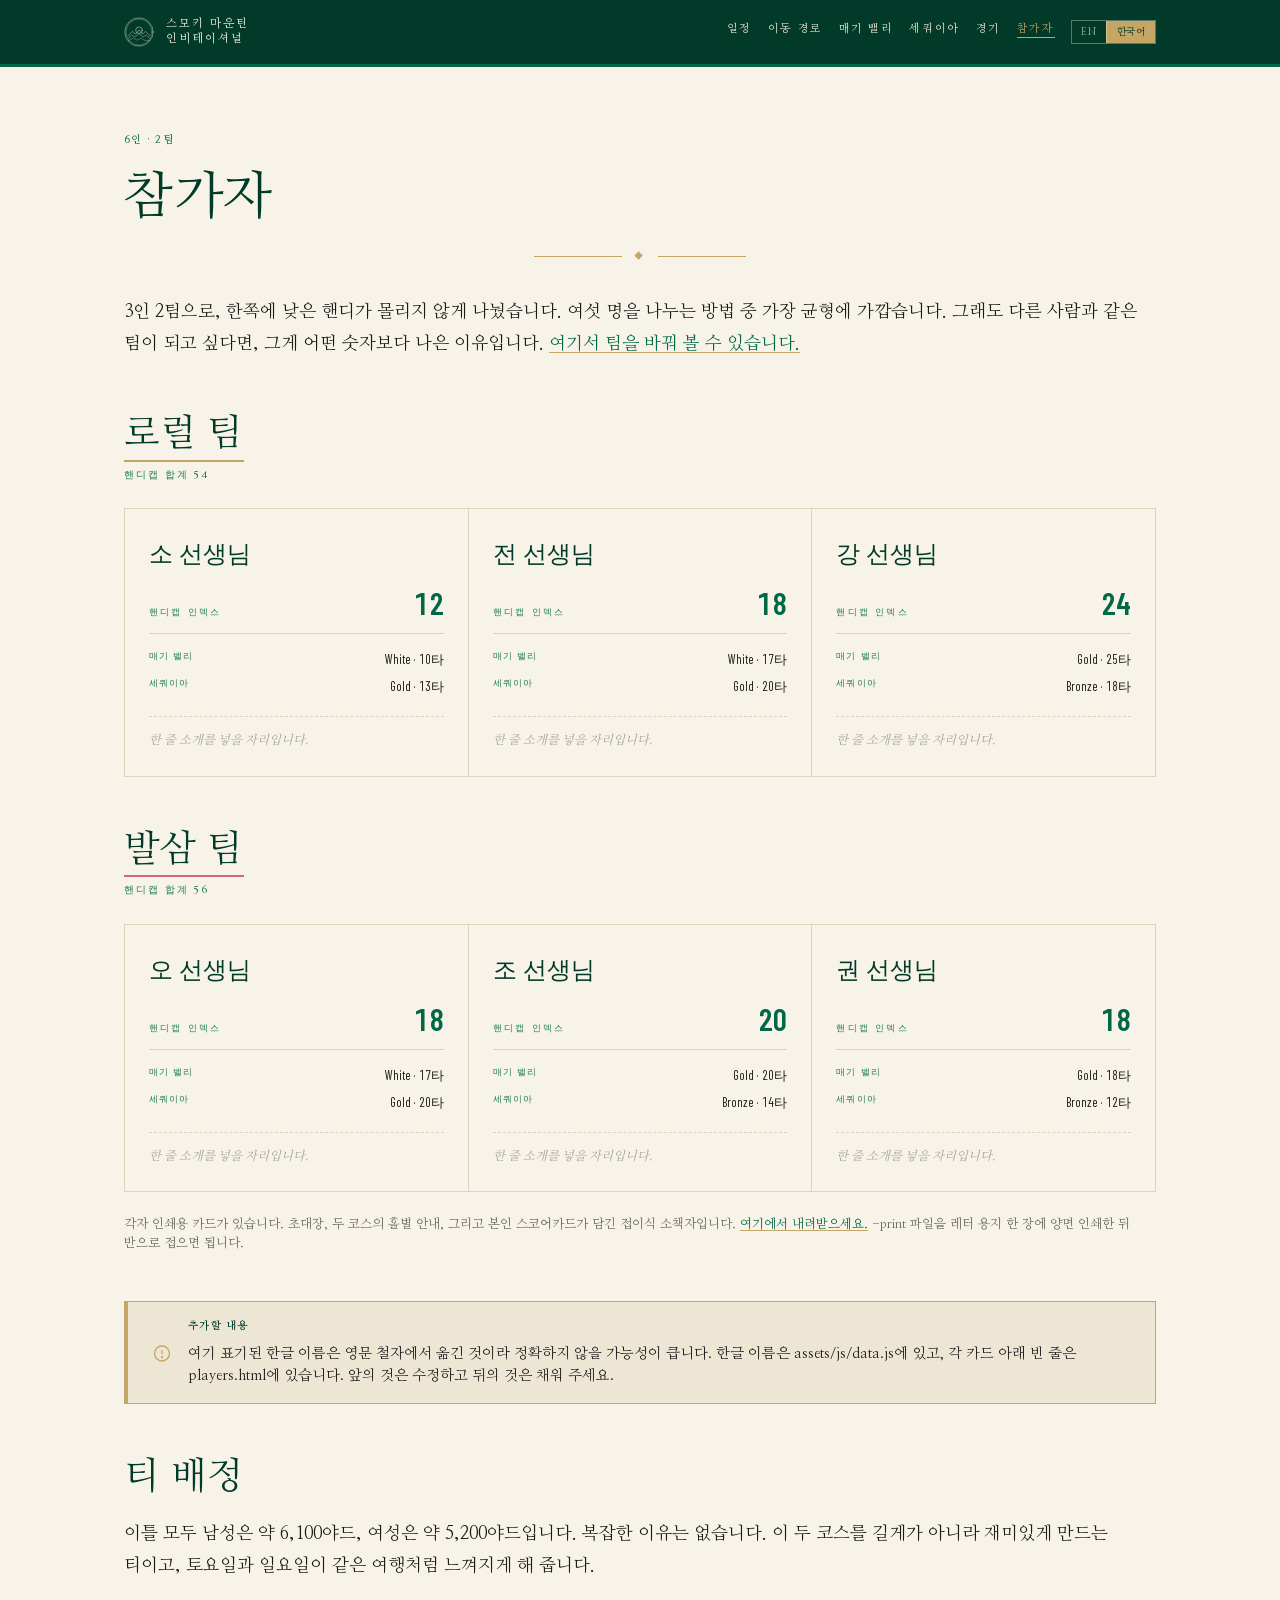
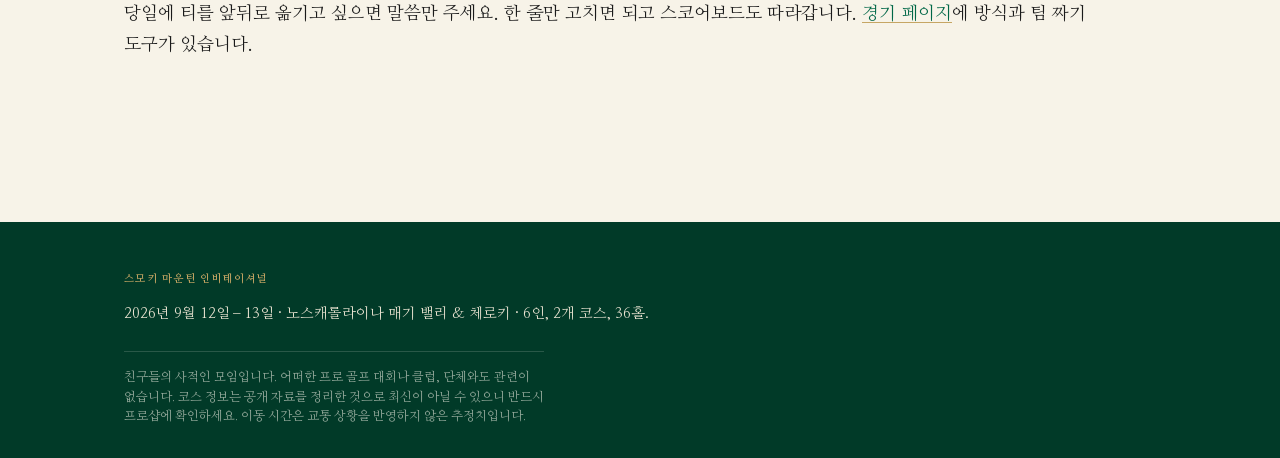
<file: players.html>
<!doctype html>
<html lang="ko">
<head>
<meta charset="utf-8">
<meta name="viewport" content="width=device-width, initial-scale=1">
<title>Players — The Smoky Mountain Invitational</title>
<meta name="description" content="The field: six players, two teams, balanced dead even over thirty-six holes.">
<meta name="robots" content="noindex, nofollow">
<link rel="icon" href="assets/img/favicon.svg" type="image/svg+xml">
<script>
(function(){var r=document.documentElement;r.setAttribute('data-js','');
var l=null;try{l=localStorage.getItem('smi:lang:v1')}catch(e){}
if(l==='en'){r.setAttribute('data-lang','en');r.setAttribute('lang','en');}})();
</script>
<link rel="stylesheet" href="assets/css/fonts.css">
<link rel="stylesheet" href="assets/css/fonts-ko.css">
<link rel="stylesheet" href="assets/css/tokens.css">
<link rel="stylesheet" href="assets/css/base.css">
<link rel="stylesheet" href="assets/css/components.css">
<link rel="stylesheet" href="assets/css/i18n.css">
<link rel="stylesheet" href="assets/css/course.css">
<link rel="stylesheet" href="assets/css/print.css" media="print">
</head>
<body>

<!-- #region SHARED-NAV v1 -->
<a class="skip-link visually-hidden" href="#main"><span class="en">Skip to content</span><span class="ko" lang="ko">본문으로 건너뛰기</span></a>
<header class="nav">
  <div class="nav__inner">
    <a class="nav__brand" href="index.html">
      <img class="nav__crest" src="assets/img/crest-cream.svg" alt="" width="30" height="30">
      <span class="nav__wordmark">
        <span class="en">The Smoky Mountain<br>Invitational</span>
        <span class="ko" lang="ko">스모키 마운틴<br>인비테이셔널</span>
      </span>
    </a>
    <nav aria-label="Main">
      <ul class="nav__list">
        <li><a href="itinerary.html" data-page="itinerary"><span class="en">Itinerary</span><span class="ko" lang="ko">일정</span></a></li>
        <li><a href="route.html" data-page="route"><span class="en">Route</span><span class="ko" lang="ko">이동 경로</span></a></li>
        <li><a href="course-maggie-valley.html" data-page="course-maggie-valley"><span class="en">Maggie Valley</span><span class="ko" lang="ko">매기 밸리</span></a></li>
        <li><a href="course-sequoyah.html" data-page="course-sequoyah"><span class="en">Sequoyah</span><span class="ko" lang="ko">세쿼이아</span></a></li>
        <li><a href="match.html" data-page="match"><span class="en">The Match</span><span class="ko" lang="ko">경기</span></a></li>
        <li><a href="players.html" data-page="players" aria-current="page"><span class="en">Players</span><span class="ko" lang="ko">참가자</span></a></li>
      </ul>
    </nav>
    <div class="lang-toggle" role="group" aria-label="Language">
      <button type="button" class="lang-toggle__btn" data-lang="en" aria-pressed="false">EN</button>
      <button type="button" class="lang-toggle__btn" data-lang="ko" lang="ko" aria-pressed="false">한국어</button>
    </div>
  </div>
</header>
<!-- #endregion SHARED-NAV -->

<main id="main">
  <div class="container container--wide section">

    <p class="eyebrow"><span class="en">Six players &middot; two teams</span><span class="ko" lang="ko">6인 &middot; 2팀</span></p>
    <h1><span class="en">The <em>Field</em></span><span class="ko" lang="ko">참가자</span></h1>
    <p class="rule-ornament"><span>&#9670;</span></p>

    <p><span class="en">Two teams of three, split so neither side has all the low handicaps. It is about as even as six people divide&mdash;but if you would rather play with someone else, that is a better reason than any number. <a href="match.html">Shuffle them here.</a></span><span class="ko" lang="ko">3인 2팀으로, 한쪽에 낮은 핸디가 몰리지 않게 나눴습니다. 여섯 명을 나누는 방법 중 가장 균형에 가깝습니다. 그래도 다른 사람과 같은 팀이 되고 싶다면, 그게 어떤 숫자보다 나은 이유입니다. <a href="match.html">여기서 팀을 바꿔 볼 수 있습니다.</a></span></p>

    <div id="field"></div>

    <p class="field__note" style="margin-top:var(--sp-5)"><span class="en">Each of you has a printable card &mdash; a folded booklet with the invitation, both courses hole by hole, and your own blank scorecards. <a href="handouts/">Download yours here</a>, or print the <code>-print</code> version double-sided on one Letter sheet and fold it once.</span><span class="ko" lang="ko">각자 인쇄용 카드가 있습니다. 초대장, 두 코스의 홀별 안내, 그리고 본인 스코어카드가 담긴 접이식 소책자입니다. <a href="handouts/">여기에서 내려받으세요.</a> <code>-print</code> 파일을 레터 용지 한 장에 양면 인쇄한 뒤 반으로 접으면 됩니다.</span></p>

    <div class="alert" style="margin-top:var(--sp-7)">
      <svg class="alert__icon" viewBox="0 0 24 24" fill="none" stroke="currentColor" stroke-width="1.6" aria-hidden="true"><circle cx="12" cy="12" r="9"/><path d="M12 8v5"/><circle cx="12" cy="16.5" r=".6" fill="currentColor"/></svg>
      <div class="alert__body">
        <p class="alert__title"><span class="en">Still to add</span><span class="ko" lang="ko">추가할 내용</span></p>
        <p><span class="en">Names here are romanised from the English spellings and are almost certainly not all right. The Korean names live in <code>assets/js/data.js</code>; the empty line under each card is in <code>players.html</code>. Correct the first, fill in the second.</span><span class="ko" lang="ko">여기 표기된 한글 이름은 영문 철자에서 옮긴 것이라 정확하지 않을 가능성이 큽니다. 한글 이름은 <code>assets/js/data.js</code>에 있고, 각 카드 아래 빈 줄은 <code>players.html</code>에 있습니다. 앞의 것은 수정하고 뒤의 것은 채워 주세요.</span></p>
      </div>
    </div>

    <h2 style="margin-top:var(--sp-7)"><span class="en">Where everyone plays <em>from</em></span><span class="ko" lang="ko">티 배정</span></h2>
    <p><span class="en">Roughly 6,100 yards for the men and roughly 5,200 for the women, both days. Nothing clever about it&mdash;those are the tees that make these two courses fun rather than long, and they keep Saturday and Sunday feeling like the same trip.</span><span class="ko" lang="ko">이틀 모두 남성은 약 6,100야드, 여성은 약 5,200야드입니다. 복잡한 이유는 없습니다. 이 두 코스를 길게가 아니라 재미있게 만드는 티이고, 토요일과 일요일이 같은 여행처럼 느껴지게 해 줍니다.</span></p>
    <p><span class="en">If anyone wants to move up or back on the day, just say so&mdash;it is one line to change and the scoreboard follows. <a href="match.html">The game page</a> has the formats and the team builder.</span><span class="ko" lang="ko">당일에 티를 앞뒤로 옮기고 싶으면 말씀만 주세요. 한 줄만 고치면 되고 스코어보드도 따라갑니다. <a href="match.html">경기 페이지</a>에 방식과 팀 짜기 도구가 있습니다.</span></p>

  </div>
</main>

<!-- #region SHARED-FOOTER v1 -->
<footer class="footer">
  <div class="footer__inner">
    <p class="eyebrow eyebrow--gold"><span class="en">The Smoky Mountain Invitational</span><span class="ko" lang="ko">스모키 마운틴 인비테이셔널</span></p>
    <p>
      <span class="en">September 12&ndash;13, 2026 &middot; Maggie Valley &amp; Cherokee, North Carolina &middot; Six players, two courses, thirty-six holes.</span>
      <span class="ko" lang="ko">2026년 9월 12일&ndash;13일 &middot; 노스캐롤라이나 매기 밸리 &amp; 체로키 &middot; 6인, 2개 코스, 36홀.</span>
    </p>
    <p class="footer__disclaimer">
      <span class="en">A private gathering of friends. Not affiliated with, endorsed by, or connected to any professional golf tournament, club, or organisation. Course data is compiled from public sources and may be out of date&mdash;always confirm with the pro shop. Drive times are free-flow estimates and carry no allowance for traffic.</span>
      <span class="ko" lang="ko">친구들의 사적인 모임입니다. 어떠한 프로 골프 대회나 클럽, 단체와도 관련이 없습니다. 코스 정보는 공개 자료를 정리한 것으로 최신이 아닐 수 있으니 반드시 프로샵에 확인하세요. 이동 시간은 교통 상황을 반영하지 않은 추정치입니다.</span>
    </p>
  </div>
</footer>
<!-- #endregion SHARED-FOOTER -->

<script defer src="assets/js/data.js"></script>
<script defer src="assets/js/players.js"></script>
<script defer src="assets/js/lang.js"></script>
</body>
</html>
</file>
<file: assets/css/fonts.css>
/* ============================================================
   THE SMOKY MOUNTAIN INVITATIONAL — SELF-HOSTED WEBFONTS
   All four families are SIL Open Font License 1.1; self-hosting
   is expressly permitted. See README for the licence notice.

   Self-hosted deliberately rather than linked from the Google
   CDN: that <link> is render-blocking and fails completely
   offline, and this site has to work in a valley with no signal.

   Cormorant Garamond and Source Serif 4 ship as VARIABLE fonts,
   so one file covers each declared weight range. Barlow
   Condensed is served as static instances, hence two files.
   Latin subset only — 180 KB for the whole system.
   ============================================================ */

/* Display serif — headings, the trip name, ticket titles.
   Fragile below ~24px by design; never use it for body text. */
@font-face {
  font-family: 'Cormorant Garamond';
  font-style: normal;
  font-weight: 300 600;
  font-display: swap;
  src: url(../fonts/cormorant-garamond.woff2) format('woff2');
}
@font-face {
  font-family: 'Cormorant Garamond';
  font-style: italic;
  font-weight: 300 600;
  font-display: swap;
  src: url(../fonts/cormorant-garamond-italic.woff2) format('woff2');
}

/* Body — optical-size axis keeps it readable at 16px where
   Cormorant collapses. */
@font-face {
  font-family: 'Source Serif 4';
  font-style: normal;
  font-weight: 400 600;
  font-display: swap;
  src: url(../fonts/source-serif-4.woff2) format('woff2');
}

/* Inscriptional roman — letterspaced uppercase eyebrows and
   field labels. This single face does most of the engraved work. */
@font-face {
  font-family: 'Marcellus';
  font-style: normal;
  font-weight: 400;
  font-display: swap;
  src: url(../fonts/marcellus-400.woff2) format('woff2');
}

/* Numerals — tickets and the scoreboard. Tall, narrow digits
   that read as hand-painted plates rather than monospace. */
@font-face {
  font-family: 'Barlow Condensed';
  font-style: normal;
  font-weight: 400;
  font-display: swap;
  src: url(../fonts/barlow-condensed-400.woff2) format('woff2');
}
@font-face {
  font-family: 'Barlow Condensed';
  font-style: normal;
  font-weight: 600;
  font-display: swap;
  src: url(../fonts/barlow-condensed-600.woff2) format('woff2');
}
</file>
<file: assets/css/fonts-ko.css>
/* ============================================================
   KOREAN — Nanum Myeongjo (SIL Open Font License 1.1)

   A Myeongjo serif: the Korean equivalent of the formal-document
   register Cormorant Garamond and Source Serif 4 occupy in Latin.
   Used for BOTH display and body Korean, so the site carries one
   Korean family rather than two.

   Split across Google's unicode-range subsets and vendored whole,
   NOT hand-subset to the glyphs currently on the site. Deliberate:
   player bios get added later, and a hand-subset font renders any
   new character as a tofu box. The browser downloads only the
   slices a page actually needs (~15-30 of these), so the on-disk
   size below is not the transfer size.
   ============================================================ */
@font-face{font-family:'Nanum Myeongjo';font-style:normal;font-weight:400;font-display:swap;src:url(../fonts/nanum-myeongjo/nm-400-000.woff2) format('woff2');unicode-range:U+f9ca-fa0b, U+ff03-ff05, U+ff07, U+ff0a-ff0b, U+ff0d-ff19, U+ff1b, U+ff1d, U+ff20-ff5b, U+ff5d, U+ffe0-ffe3, U+ffe5-ffe6}
@font-face{font-family:'Nanum Myeongjo';font-style:normal;font-weight:400;font-display:swap;src:url(../fonts/nanum-myeongjo/nm-400-001.woff2) format('woff2');unicode-range:U+d723-d728, U+d72a-d733, U+d735-d748, U+d74a-d74f, U+d752-d753, U+d755-d757, U+d75a-d75f, U+d762-d764, U+d766-d768, U+d76a-d76b, U+d76d-d76f, U+d771-d787, U+d789-d78b, U+d78d-d78f, U+d791-d797, U+d79a, U+d79c, U+d79e-d7a3, U+f900-f909, U+f90b-f92e}
@font-face{font-family:'Nanum Myeongjo';font-style:normal;font-weight:400;font-display:swap;src:url(../fonts/nanum-myeongjo/nm-400-002.woff2) format('woff2');unicode-range:U+d679-d68b, U+d68e-d69e, U+d6a0, U+d6a2-d6a7, U+d6a9-d6c3, U+d6c6-d6c7, U+d6c9-d6cb, U+d6cd-d6d3, U+d6d5-d6d6, U+d6d8-d6e3, U+d6e5-d6e7, U+d6e9-d6fb, U+d6fd-d717, U+d719-d71f, U+d721-d722}
@font-face{font-family:'Nanum Myeongjo';font-style:normal;font-weight:400;font-display:swap;src:url(../fonts/nanum-myeongjo/nm-400-003.woff2) format('woff2');unicode-range:U+d5bc-d5c7, U+d5ca-d5cb, U+d5cd-d5cf, U+d5d1-d5d7, U+d5d9-d5da, U+d5dc, U+d5de-d5e3, U+d5e6-d5e7, U+d5e9-d5eb, U+d5ed-d5f6, U+d5f8, U+d5fa-d5ff, U+d602-d603, U+d605-d607, U+d609-d60f, U+d612-d613, U+d616-d61b, U+d61d-d637, U+d63a-d63b, U+d63d-d63f, U+d641-d647, U+d64a-d64c, U+d64e-d653, U+d656-d657, U+d659-d65b, U+d65d-d666, U+d668, U+d66a-d678}
@font-face{font-family:'Nanum Myeongjo';font-style:normal;font-weight:400;font-display:swap;src:url(../fonts/nanum-myeongjo/nm-400-004.woff2) format('woff2');unicode-range:U+d507, U+d509-d50b, U+d50d-d513, U+d515-d53b, U+d53e-d53f, U+d541-d543, U+d545-d54c, U+d54e, U+d550, U+d552-d557, U+d55a-d55b, U+d55d-d55f, U+d561-d564, U+d566-d567, U+d56a, U+d56c, U+d56e-d573, U+d576-d577, U+d579-d583, U+d585-d586, U+d58a-d5a4, U+d5a6-d5bb}
@font-face{font-family:'Nanum Myeongjo';font-style:normal;font-weight:400;font-display:swap;src:url(../fonts/nanum-myeongjo/nm-400-005.woff2) format('woff2');unicode-range:U+d464-d477, U+d47a-d47b, U+d47d-d47f, U+d481-d487, U+d489-d48a, U+d48c, U+d48e-d4e7, U+d4e9-d503, U+d505-d506}
@font-face{font-family:'Nanum Myeongjo';font-style:normal;font-weight:400;font-display:swap;src:url(../fonts/nanum-myeongjo/nm-400-006.woff2) format('woff2');unicode-range:U+d3bf-d3c7, U+d3ca-d3cf, U+d3d1-d3eb, U+d3ee-d3ef, U+d3f1-d3f3, U+d3f5-d3fb, U+d3fd-d400, U+d402-d45b, U+d45d-d463}
@font-face{font-family:'Nanum Myeongjo';font-style:normal;font-weight:400;font-display:swap;src:url(../fonts/nanum-myeongjo/nm-400-007.woff2) format('woff2');unicode-range:U+d2ff, U+d302-d304, U+d306-d30b, U+d30f, U+d311-d313, U+d315-d31b, U+d31e, U+d322-d324, U+d326-d327, U+d32a-d32b, U+d32d-d32f, U+d331-d337, U+d339-d33c, U+d33e-d37b, U+d37e-d37f, U+d381-d383, U+d385-d38b, U+d38e-d390, U+d392-d397, U+d39a-d39b, U+d39d-d39f, U+d3a1-d3a7, U+d3a9-d3aa, U+d3ac, U+d3ae-d3b3, U+d3b5-d3b7, U+d3b9-d3bb, U+d3bd-d3be}
@font-face{font-family:'Nanum Myeongjo';font-style:normal;font-weight:400;font-display:swap;src:url(../fonts/nanum-myeongjo/nm-400-008.woff2) format('woff2');unicode-range:U+d257-d27f, U+d281-d29b, U+d29d-d29f, U+d2a1-d2ab, U+d2ad-d2b7, U+d2ba-d2bb, U+d2bd-d2bf, U+d2c1-d2c7, U+d2c9-d2ef, U+d2f2-d2f3, U+d2f5-d2f7, U+d2f9-d2fe}
@font-face{font-family:'Nanum Myeongjo';font-style:normal;font-weight:400;font-display:swap;src:url(../fonts/nanum-myeongjo/nm-400-009.woff2) format('woff2');unicode-range:U+d1b4, U+d1b6-d1f3, U+d1f5-d22b, U+d22e-d22f, U+d231-d233, U+d235-d23b, U+d23d-d240, U+d242-d256}
@font-face{font-family:'Nanum Myeongjo';font-style:normal;font-weight:400;font-display:swap;src:url(../fonts/nanum-myeongjo/nm-400-010.woff2) format('woff2');unicode-range:U+d105-d12f, U+d132-d133, U+d135-d137, U+d139-d13f, U+d141-d142, U+d144, U+d146-d14b, U+d14e-d14f, U+d151-d153, U+d155-d15b, U+d15e-d187, U+d189-d19f, U+d1a2-d1a3, U+d1a5-d1a7, U+d1a9-d1af, U+d1b2-d1b3}
@font-face{font-family:'Nanum Myeongjo';font-style:normal;font-weight:400;font-display:swap;src:url(../fonts/nanum-myeongjo/nm-400-011.woff2) format('woff2');unicode-range:U+d04b-d04f, U+d051-d057, U+d059-d06b, U+d06d-d06f, U+d071-d073, U+d075-d07b, U+d07e-d0a3, U+d0a6-d0a7, U+d0a9-d0ab, U+d0ad-d0b3, U+d0b6, U+d0b8, U+d0ba-d0bf, U+d0c2-d0c3, U+d0c5-d0c7, U+d0c9-d0cf, U+d0d2, U+d0d6-d0db, U+d0de-d0df, U+d0e1-d0e3, U+d0e5-d0eb, U+d0ee-d0f0, U+d0f2-d104}
@font-face{font-family:'Nanum Myeongjo';font-style:normal;font-weight:400;font-display:swap;src:url(../fonts/nanum-myeongjo/nm-400-012.woff2) format('woff2');unicode-range:U+cfa2-cfc3, U+cfc5-cfdf, U+cfe2-cfe3, U+cfe5-cfe7, U+cfe9-cff4, U+cff6-cffb, U+cffd-cfff, U+d001-d003, U+d005-d017, U+d019-d033, U+d036-d037, U+d039-d03b, U+d03d-d04a}
@font-face{font-family:'Nanum Myeongjo';font-style:normal;font-weight:400;font-display:swap;src:url(../fonts/nanum-myeongjo/nm-400-013.woff2) format('woff2');unicode-range:U+cef0-cef3, U+cef6, U+cef9-ceff, U+cf01-cf03, U+cf05-cf07, U+cf09-cf0f, U+cf11-cf12, U+cf14-cf1b, U+cf1d-cf1f, U+cf21-cf2f, U+cf31-cf53, U+cf56-cf57, U+cf59-cf5b, U+cf5d-cf63, U+cf66, U+cf68, U+cf6a-cf6f, U+cf71-cf84, U+cf86-cf8b, U+cf8d-cfa1}
@font-face{font-family:'Nanum Myeongjo';font-style:normal;font-weight:400;font-display:swap;src:url(../fonts/nanum-myeongjo/nm-400-014.woff2) format('woff2');unicode-range:U+ce3c-ce57, U+ce5a-ce5b, U+ce5d-ce5f, U+ce61-ce67, U+ce6a, U+ce6c, U+ce6e-ce73, U+ce76-ce77, U+ce79-ce7b, U+ce7d-ce83, U+ce85-ce88, U+ce8a-ce8f, U+ce91-ce93, U+ce95-ce97, U+ce99-ce9f, U+cea2, U+cea4-ceab, U+cead-cee3, U+cee6-cee7, U+cee9-ceeb, U+ceed-ceef}
@font-face{font-family:'Nanum Myeongjo';font-style:normal;font-weight:400;font-display:swap;src:url(../fonts/nanum-myeongjo/nm-400-015.woff2) format('woff2');unicode-range:U+cd92-cd93, U+cd96-cd97, U+cd99-cd9b, U+cd9d-cda3, U+cda6-cda8, U+cdaa-cdaf, U+cdb1-cdc3, U+cdc5-cdcb, U+cdcd-cde7, U+cde9-ce03, U+ce05-ce1f, U+ce22-ce34, U+ce36-ce3b}
@font-face{font-family:'Nanum Myeongjo';font-style:normal;font-weight:400;font-display:swap;src:url(../fonts/nanum-myeongjo/nm-400-016.woff2) format('woff2');unicode-range:U+ccef-cd07, U+cd0a-cd0b, U+cd0d-cd1a, U+cd1c, U+cd1e-cd2b, U+cd2d-cd5b, U+cd5d-cd77, U+cd79-cd91}
@font-face{font-family:'Nanum Myeongjo';font-style:normal;font-weight:400;font-display:swap;src:url(../fonts/nanum-myeongjo/nm-400-017.woff2) format('woff2');unicode-range:U+cc3f-cc43, U+cc46-cc47, U+cc49-cc4b, U+cc4d-cc53, U+cc55-cc58, U+cc5a-cc5f, U+cc61-cc97, U+cc9a-cc9b, U+cc9d-cc9f, U+cca1-cca7, U+ccaa, U+ccac, U+ccae-ccb3, U+ccb6-ccb7, U+ccb9-ccbb, U+ccbd-cccf, U+ccd1-cce3, U+cce5-ccee}
@font-face{font-family:'Nanum Myeongjo';font-style:normal;font-weight:400;font-display:swap;src:url(../fonts/nanum-myeongjo/nm-400-018.woff2) format('woff2');unicode-range:U+cb91-cbd3, U+cbd5-cbe3, U+cbe5-cc0b, U+cc0e-cc0f, U+cc11-cc13, U+cc15-cc1b, U+cc1d-cc20, U+cc23-cc27, U+cc2a-cc2b, U+cc2d, U+cc2f, U+cc31-cc37, U+cc3a, U+cc3c}
@font-face{font-family:'Nanum Myeongjo';font-style:normal;font-weight:400;font-display:swap;src:url(../fonts/nanum-myeongjo/nm-400-019.woff2) format('woff2');unicode-range:U+caf4-cb47, U+cb4a-cb90}
@font-face{font-family:'Nanum Myeongjo';font-style:normal;font-weight:400;font-display:swap;src:url(../fonts/nanum-myeongjo/nm-400-020.woff2) format('woff2');unicode-range:U+ca4a-ca4b, U+ca4e-ca4f, U+ca51-ca53, U+ca55-ca5b, U+ca5d-ca60, U+ca62-ca83, U+ca85-cabb, U+cabe-cabf, U+cac1-cac3, U+cac5-cacb, U+cacd-cad0, U+cad2, U+cad4-cad8, U+cada-caf3}
@font-face{font-family:'Nanum Myeongjo';font-style:normal;font-weight:400;font-display:swap;src:url(../fonts/nanum-myeongjo/nm-400-021.woff2) format('woff2');unicode-range:U+c996-c997, U+c99a-c99c, U+c99e-c9bf, U+c9c2-c9c3, U+c9c5-c9c7, U+c9c9-c9cf, U+c9d2, U+c9d4, U+c9d7-c9d8, U+c9db, U+c9de-c9df, U+c9e1-c9e3, U+c9e5-c9e6, U+c9e8-c9eb, U+c9ee-c9f0, U+c9f2-c9f7, U+c9f9-ca0b, U+ca0d-ca28, U+ca2a-ca49}
@font-face{font-family:'Nanum Myeongjo';font-style:normal;font-weight:400;font-display:swap;src:url(../fonts/nanum-myeongjo/nm-400-022.woff2) format('woff2');unicode-range:U+c8e9-c8f4, U+c8f6-c8fb, U+c8fe-c8ff, U+c901-c903, U+c905-c90b, U+c90e-c910, U+c912-c917, U+c919-c92b, U+c92d-c94f, U+c951-c953, U+c955-c96b, U+c96d-c973, U+c975-c987, U+c98a-c98b, U+c98d-c98f, U+c991-c995}
@font-face{font-family:'Nanum Myeongjo';font-style:normal;font-weight:400;font-display:swap;src:url(../fonts/nanum-myeongjo/nm-400-023.woff2) format('woff2');unicode-range:U+c841-c84b, U+c84d-c86f, U+c872-c873, U+c875-c877, U+c879-c87f, U+c882-c884, U+c887-c88a, U+c88d-c8c3, U+c8c5-c8df, U+c8e1-c8e8}
@font-face{font-family:'Nanum Myeongjo';font-style:normal;font-weight:400;font-display:swap;src:url(../fonts/nanum-myeongjo/nm-400-024.woff2) format('woff2');unicode-range:U+c779-c77b, U+c77e-c782, U+c786, U+c78b, U+c78d, U+c78f, U+c792-c793, U+c795, U+c797, U+c799-c79f, U+c7a2, U+c7a7-c7ab, U+c7ae-c7bb, U+c7bd-c7c0, U+c7c2-c7c7, U+c7c9-c7dc, U+c7de-c7ff, U+c802-c803, U+c805-c807, U+c809, U+c80b-c80f, U+c812, U+c814, U+c817-c81b, U+c81e-c81f, U+c821-c823, U+c825-c82e, U+c830-c837, U+c839-c83b, U+c83d-c840}
@font-face{font-family:'Nanum Myeongjo';font-style:normal;font-weight:400;font-display:swap;src:url(../fonts/nanum-myeongjo/nm-400-025.woff2) format('woff2');unicode-range:U+c6bb-c6bf, U+c6c2, U+c6c4, U+c6c6-c6cb, U+c6ce-c6cf, U+c6d1-c6d3, U+c6d5-c6db, U+c6dd-c6df, U+c6e1-c6e7, U+c6e9-c6eb, U+c6ed-c6ef, U+c6f1-c6f8, U+c6fa-c703, U+c705-c707, U+c709-c70b, U+c70d-c716, U+c718, U+c71a-c71f, U+c722-c723, U+c725-c727, U+c729-c734, U+c736-c73b, U+c73e-c73f, U+c741-c743, U+c745-c74b, U+c74e-c750, U+c752-c757, U+c759-c773, U+c776-c777}
@font-face{font-family:'Nanum Myeongjo';font-style:normal;font-weight:400;font-display:swap;src:url(../fonts/nanum-myeongjo/nm-400-026.woff2) format('woff2');unicode-range:U+c5f5-c5fb, U+c5fe, U+c602-c605, U+c607, U+c609-c60f, U+c611-c61a, U+c61c-c623, U+c626-c627, U+c629-c62b, U+c62d, U+c62f-c632, U+c636, U+c638, U+c63a-c63f, U+c642-c643, U+c645-c647, U+c649-c652, U+c656-c65b, U+c65d-c65f, U+c661-c663, U+c665-c677, U+c679-c67b, U+c67d-c693, U+c696-c697, U+c699-c69b, U+c69d-c6a3, U+c6a6, U+c6a8, U+c6aa-c6af, U+c6b2-c6b3, U+c6b5-c6b7, U+c6b9-c6ba}
@font-face{font-family:'Nanum Myeongjo';font-style:normal;font-weight:400;font-display:swap;src:url(../fonts/nanum-myeongjo/nm-400-027.woff2) format('woff2');unicode-range:U+c517-c527, U+c52a-c52b, U+c52d-c52f, U+c531-c538, U+c53a, U+c53c, U+c53e-c543, U+c546-c547, U+c54b, U+c54d-c552, U+c556, U+c55a-c55b, U+c55d, U+c55f, U+c562-c563, U+c565-c567, U+c569-c56f, U+c572, U+c574, U+c576-c57b, U+c57e-c57f, U+c581-c583, U+c585-c586, U+c588-c58b, U+c58e, U+c590, U+c592-c596, U+c599-c5b3, U+c5b6-c5b7, U+c5ba, U+c5be-c5c3, U+c5ca-c5cb, U+c5cd, U+c5cf, U+c5d2-c5d3, U+c5d5-c5d7, U+c5d9-c5df, U+c5e1-c5e2, U+c5e4, U+c5e6-c5eb, U+c5ef, U+c5f1-c5f3}
@font-face{font-family:'Nanum Myeongjo';font-style:normal;font-weight:400;font-display:swap;src:url(../fonts/nanum-myeongjo/nm-400-028.woff2) format('woff2');unicode-range:U+c475-c4ef, U+c4f2-c4f3, U+c4f5-c4f7, U+c4f9-c4ff, U+c502-c50b, U+c50d-c516}
@font-face{font-family:'Nanum Myeongjo';font-style:normal;font-weight:400;font-display:swap;src:url(../fonts/nanum-myeongjo/nm-400-029.woff2) format('woff2');unicode-range:U+c3d0-c3d7, U+c3da-c3db, U+c3dd-c3de, U+c3e1-c3ec, U+c3ee-c3f3, U+c3f5-c42b, U+c42d-c463, U+c466-c474}
@font-face{font-family:'Nanum Myeongjo';font-style:normal;font-weight:400;font-display:swap;src:url(../fonts/nanum-myeongjo/nm-400-030.woff2) format('woff2');unicode-range:U+c32b-c367, U+c36a-c36b, U+c36d-c36f, U+c371-c377, U+c37a-c37b, U+c37e-c383, U+c385-c387, U+c389-c3cf}
@font-face{font-family:'Nanum Myeongjo';font-style:normal;font-weight:400;font-display:swap;src:url(../fonts/nanum-myeongjo/nm-400-031.woff2) format('woff2');unicode-range:U+c26a-c26b, U+c26d-c26f, U+c271-c273, U+c275-c27b, U+c27e-c287, U+c289-c28f, U+c291-c297, U+c299-c29a, U+c29c-c2a3, U+c2a5-c2a7, U+c2a9-c2ab, U+c2ad-c2b3, U+c2b6, U+c2b8, U+c2ba-c2bb, U+c2bd-c2db, U+c2de-c2df, U+c2e1-c2e2, U+c2e5-c2ea, U+c2ee, U+c2f0, U+c2f2-c2f5, U+c2f7, U+c2fa-c2fb, U+c2fd-c2ff, U+c301-c307, U+c309-c30c, U+c30e-c312, U+c315-c323, U+c325-c328, U+c32a}
@font-face{font-family:'Nanum Myeongjo';font-style:normal;font-weight:400;font-display:swap;src:url(../fonts/nanum-myeongjo/nm-400-032.woff2) format('woff2');unicode-range:U+c1bc-c1c3, U+c1c5-c1df, U+c1e1-c1fb, U+c1fd-c203, U+c205-c20c, U+c20e, U+c210-c217, U+c21a-c21b, U+c21d-c21e, U+c221-c227, U+c229-c22a, U+c22c, U+c22e, U+c230, U+c233-c24f, U+c251-c257, U+c259-c269}
@font-face{font-family:'Nanum Myeongjo';font-style:normal;font-weight:400;font-display:swap;src:url(../fonts/nanum-myeongjo/nm-400-033.woff2) format('woff2');unicode-range:U+c101-c11b, U+c11f, U+c121-c123, U+c125-c12b, U+c12e, U+c132-c137, U+c13a-c13b, U+c13d-c13f, U+c141-c147, U+c14a, U+c14c-c153, U+c155-c157, U+c159-c15b, U+c15d-c166, U+c169-c16f, U+c171-c177, U+c179-c18b, U+c18e-c18f, U+c191-c193, U+c195-c19b, U+c19d-c19e, U+c1a0, U+c1a2-c1a4, U+c1a6-c1bb}
@font-face{font-family:'Nanum Myeongjo';font-style:normal;font-weight:400;font-display:swap;src:url(../fonts/nanum-myeongjo/nm-400-034.woff2) format('woff2');unicode-range:U+c049-c057, U+c059-c05b, U+c05d-c05f, U+c061-c067, U+c069-c08f, U+c091-c0ab, U+c0ae-c0af, U+c0b1-c0b3, U+c0b5, U+c0b7-c0bb, U+c0be, U+c0c2-c0c7, U+c0ca-c0cb, U+c0cd-c0cf, U+c0d1-c0d7, U+c0d9-c0da, U+c0dc, U+c0de-c0e3, U+c0e5-c0eb, U+c0ed-c0f3, U+c0f6, U+c0f8, U+c0fa-c0ff}
@font-face{font-family:'Nanum Myeongjo';font-style:normal;font-weight:400;font-display:swap;src:url(../fonts/nanum-myeongjo/nm-400-035.woff2) format('woff2');unicode-range:U+bfa7-bfaf, U+bfb1-bfc4, U+bfc6-bfcb, U+bfce-bfcf, U+bfd1-bfd3, U+bfd5-bfdb, U+bfdd-c048}
@font-face{font-family:'Nanum Myeongjo';font-style:normal;font-weight:400;font-display:swap;src:url(../fonts/nanum-myeongjo/nm-400-036.woff2) format('woff2');unicode-range:U+bf07, U+bf09-bf3f, U+bf41-bf4f, U+bf52-bf54, U+bf56-bfa6}
@font-face{font-family:'Nanum Myeongjo';font-style:normal;font-weight:400;font-display:swap;src:url(../fonts/nanum-myeongjo/nm-400-037.woff2) format('woff2');unicode-range:U+be56, U+be58, U+be5c-be5f, U+be62-be63, U+be65-be67, U+be69-be74, U+be76-be7b, U+be7e-be7f, U+be81-be8e, U+be90, U+be92-bea7, U+bea9-becf, U+bed2-bed3, U+bed5-bed6, U+bed9-bee3, U+bee6-bf06}
@font-face{font-family:'Nanum Myeongjo';font-style:normal;font-weight:400;font-display:swap;src:url(../fonts/nanum-myeongjo/nm-400-038.woff2) format('woff2');unicode-range:U+bdb0-bdd3, U+bdd5-bdef, U+bdf1-be0b, U+be0d-be0f, U+be11-be13, U+be15-be43, U+be46-be47, U+be49-be4b, U+be4d-be53}
@font-face{font-family:'Nanum Myeongjo';font-style:normal;font-weight:400;font-display:swap;src:url(../fonts/nanum-myeongjo/nm-400-039.woff2) format('woff2');unicode-range:U+bd03, U+bd06, U+bd08, U+bd0a-bd0f, U+bd11-bd22, U+bd25-bd47, U+bd49-bd58, U+bd5a-bd7f, U+bd82-bd83, U+bd85-bd87, U+bd8a-bd8f, U+bd91-bd92, U+bd94, U+bd96-bd98, U+bd9a-bdaf}
@font-face{font-family:'Nanum Myeongjo';font-style:normal;font-weight:400;font-display:swap;src:url(../fonts/nanum-myeongjo/nm-400-040.woff2) format('woff2');unicode-range:U+bc4e-bc83, U+bc86-bc87, U+bc89-bc8b, U+bc8d-bc93, U+bc96, U+bc98, U+bc9b-bc9f, U+bca2-bca3, U+bca5-bca7, U+bca9-bcb2, U+bcb4-bcbb, U+bcbe-bcbf, U+bcc1-bcc3, U+bcc5-bccc, U+bcce-bcd0, U+bcd2-bcd4, U+bcd6-bcf3, U+bcf7, U+bcf9-bcfb, U+bcfd-bd02}
@font-face{font-family:'Nanum Myeongjo';font-style:normal;font-weight:400;font-display:swap;src:url(../fonts/nanum-myeongjo/nm-400-041.woff2) format('woff2');unicode-range:U+bb90-bba3, U+bba5-bbab, U+bbad-bbbf, U+bbc1-bbf7, U+bbfa-bbfb, U+bbfd-bbfe, U+bc01-bc07, U+bc09-bc0a, U+bc0e, U+bc10, U+bc12-bc13, U+bc17, U+bc19-bc1a, U+bc1e, U+bc20-bc23, U+bc26, U+bc28, U+bc2a-bc2c, U+bc2e-bc2f, U+bc32-bc33, U+bc35-bc37, U+bc39-bc3f, U+bc41-bc42, U+bc44, U+bc46-bc48, U+bc4a-bc4d}
@font-face{font-family:'Nanum Myeongjo';font-style:normal;font-weight:400;font-display:swap;src:url(../fonts/nanum-myeongjo/nm-400-042.woff2) format('woff2');unicode-range:U+bae6-bafb, U+bafd-bb17, U+bb19-bb33, U+bb37, U+bb39-bb3a, U+bb3d-bb43, U+bb45-bb46, U+bb48, U+bb4a-bb4f, U+bb51-bb53, U+bb55-bb57, U+bb59-bb62, U+bb64-bb8f}
@font-face{font-family:'Nanum Myeongjo';font-style:normal;font-weight:400;font-display:swap;src:url(../fonts/nanum-myeongjo/nm-400-043.woff2) format('woff2');unicode-range:U+ba30-ba37, U+ba3a-ba3b, U+ba3d-ba3f, U+ba41-ba47, U+ba49-ba4a, U+ba4c, U+ba4e-ba53, U+ba56-ba57, U+ba59-ba5b, U+ba5d-ba63, U+ba65-ba66, U+ba68-ba6f, U+ba71-ba73, U+ba75-ba77, U+ba79-ba84, U+ba86, U+ba88-baa7, U+baaa, U+baad-baaf, U+bab1-bab7, U+baba, U+babc, U+babe-bae5}
@font-face{font-family:'Nanum Myeongjo';font-style:normal;font-weight:400;font-display:swap;src:url(../fonts/nanum-myeongjo/nm-400-044.woff2) format('woff2');unicode-range:U+b96e-b973, U+b976-b977, U+b979-b97b, U+b97d-b983, U+b986, U+b988, U+b98a-b98d, U+b98f-b9ab, U+b9ae-b9af, U+b9b1-b9b3, U+b9b5-b9bb, U+b9be, U+b9c0, U+b9c2-b9c7, U+b9ca-b9cb, U+b9cd, U+b9d2-b9d7, U+b9da, U+b9dc, U+b9df-b9e0, U+b9e2, U+b9e6-b9e7, U+b9e9-b9f3, U+b9f6, U+b9f8, U+b9fb-ba2f}
@font-face{font-family:'Nanum Myeongjo';font-style:normal;font-weight:400;font-display:swap;src:url(../fonts/nanum-myeongjo/nm-400-045.woff2) format('woff2');unicode-range:U+b8bf-b8cb, U+b8cd-b8e0, U+b8e2-b8e7, U+b8ea-b8eb, U+b8ed-b8ef, U+b8f1-b8f7, U+b8fa, U+b8fc, U+b8fe-b903, U+b905-b917, U+b919-b91f, U+b921-b93b, U+b93d-b957, U+b95a-b95b, U+b95d-b95f, U+b961-b967, U+b969-b96c}
@font-face{font-family:'Nanum Myeongjo';font-style:normal;font-weight:400;font-display:swap;src:url(../fonts/nanum-myeongjo/nm-400-046.woff2) format('woff2');unicode-range:U+b80d-b80f, U+b811-b817, U+b81a, U+b81c-b823, U+b826-b827, U+b829-b82b, U+b82d-b833, U+b836, U+b83a-b83f, U+b841-b85b, U+b85e-b85f, U+b861-b863, U+b865-b86b, U+b86e, U+b870, U+b872-b8af, U+b8b1-b8be}
@font-face{font-family:'Nanum Myeongjo';font-style:normal;font-weight:400;font-display:swap;src:url(../fonts/nanum-myeongjo/nm-400-047.woff2) format('woff2');unicode-range:U+b74d-b75f, U+b761-b763, U+b765-b774, U+b776-b77b, U+b77e-b77f, U+b781-b783, U+b785-b78b, U+b78e, U+b792-b796, U+b79a-b79b, U+b79d-b7a7, U+b7aa, U+b7ae-b7b3, U+b7b6-b7c8, U+b7ca-b7eb, U+b7ee-b7ef, U+b7f1-b7f3, U+b7f5-b7fb, U+b7fe, U+b802-b806, U+b80a-b80b}
@font-face{font-family:'Nanum Myeongjo';font-style:normal;font-weight:400;font-display:swap;src:url(../fonts/nanum-myeongjo/nm-400-048.woff2) format('woff2');unicode-range:U+b6a7-b6aa, U+b6ac-b6b0, U+b6b2-b6ef, U+b6f1-b727, U+b72a-b72b, U+b72d-b72e, U+b731-b737, U+b739-b73a, U+b73c-b743, U+b745-b74c}
@font-face{font-family:'Nanum Myeongjo';font-style:normal;font-weight:400;font-display:swap;src:url(../fonts/nanum-myeongjo/nm-400-049.woff2) format('woff2');unicode-range:U+b605-b60f, U+b612-b617, U+b619-b624, U+b626-b69b, U+b69e-b6a3, U+b6a5-b6a6}
@font-face{font-family:'Nanum Myeongjo';font-style:normal;font-weight:400;font-display:swap;src:url(../fonts/nanum-myeongjo/nm-400-050.woff2) format('woff2');unicode-range:U+b55f, U+b562-b583, U+b585-b59f, U+b5a2-b5a3, U+b5a5-b5a7, U+b5a9-b5b2, U+b5b5-b5ba, U+b5bd-b604}
@font-face{font-family:'Nanum Myeongjo';font-style:normal;font-weight:400;font-display:swap;src:url(../fonts/nanum-myeongjo/nm-400-051.woff2) format('woff2');unicode-range:U+b4a5-b4b6, U+b4b8-b4bf, U+b4c1-b4c7, U+b4c9-b4db, U+b4de-b4df, U+b4e1-b4e2, U+b4e5-b4eb, U+b4ee, U+b4f0, U+b4f2-b513, U+b516-b517, U+b519-b51a, U+b51d-b523, U+b526, U+b528, U+b52b-b52f, U+b532-b533, U+b535-b537, U+b539-b53f, U+b541-b544, U+b546-b54b, U+b54d-b54f, U+b551-b55b, U+b55d-b55e}
@font-face{font-family:'Nanum Myeongjo';font-style:normal;font-weight:400;font-display:swap;src:url(../fonts/nanum-myeongjo/nm-400-052.woff2) format('woff2');unicode-range:U+b3f8-b3fb, U+b3fd-b40f, U+b411-b417, U+b419-b41b, U+b41d-b41f, U+b421-b427, U+b42a-b42b, U+b42d-b44f, U+b452-b453, U+b455-b457, U+b459-b45f, U+b462-b464, U+b466-b46b, U+b46d-b47f, U+b481-b4a3}
@font-face{font-family:'Nanum Myeongjo';font-style:normal;font-weight:400;font-display:swap;src:url(../fonts/nanum-myeongjo/nm-400-053.woff2) format('woff2');unicode-range:U+b342-b353, U+b356-b357, U+b359-b35b, U+b35d-b35e, U+b360-b363, U+b366, U+b368, U+b36a-b36d, U+b36f, U+b372-b373, U+b375-b377, U+b379-b37f, U+b381-b382, U+b384, U+b386-b38b, U+b38d-b3c3, U+b3c6-b3c7, U+b3c9-b3ca, U+b3cd-b3d3, U+b3d6, U+b3d8, U+b3da-b3f7}
@font-face{font-family:'Nanum Myeongjo';font-style:normal;font-weight:400;font-display:swap;src:url(../fonts/nanum-myeongjo/nm-400-054.woff2) format('woff2');unicode-range:U+b27c-b283, U+b285-b28f, U+b292-b293, U+b295-b297, U+b29a-b29f, U+b2a1-b2a4, U+b2a7-b2a9, U+b2ab, U+b2ad-b2c7, U+b2ca-b2cb, U+b2cd-b2cf, U+b2d1-b2d7, U+b2da, U+b2dc, U+b2de-b2e3, U+b2e7, U+b2e9-b2ea, U+b2ef-b2f3, U+b2f6, U+b2f8, U+b2fa-b2fb, U+b2fd-b2fe, U+b302-b303, U+b305-b307, U+b309-b30f, U+b312, U+b316-b31b, U+b31d-b341}
@font-face{font-family:'Nanum Myeongjo';font-style:normal;font-weight:400;font-display:swap;src:url(../fonts/nanum-myeongjo/nm-400-055.woff2) format('woff2');unicode-range:U+b1d6-b1e7, U+b1e9-b1fc, U+b1fe-b203, U+b206-b207, U+b209-b20b, U+b20d-b213, U+b216-b21f, U+b221-b257, U+b259-b273, U+b275-b27b}
@font-face{font-family:'Nanum Myeongjo';font-style:normal;font-weight:400;font-display:swap;src:url(../fonts/nanum-myeongjo/nm-400-056.woff2) format('woff2');unicode-range:U+b120-b122, U+b126-b127, U+b129-b12b, U+b12d-b133, U+b136, U+b138, U+b13a-b13f, U+b142-b143, U+b145-b14f, U+b151-b153, U+b156-b157, U+b159-b177, U+b17a-b17b, U+b17d-b17f, U+b181-b187, U+b189-b18c, U+b18e-b191, U+b195-b1a7, U+b1a9-b1cb, U+b1cd-b1d5}
@font-face{font-family:'Nanum Myeongjo';font-style:normal;font-weight:400;font-display:swap;src:url(../fonts/nanum-myeongjo/nm-400-057.woff2) format('woff2');unicode-range:U+b05f-b07b, U+b07e-b07f, U+b081-b083, U+b085-b08b, U+b08d-b097, U+b09b, U+b09d-b09f, U+b0a2-b0a7, U+b0aa, U+b0b0, U+b0b2, U+b0b6-b0b7, U+b0b9-b0bb, U+b0bd-b0c3, U+b0c6-b0c7, U+b0ca-b0cf, U+b0d1-b0df, U+b0e1-b0e4, U+b0e6-b107, U+b10a-b10b, U+b10d-b10f, U+b111-b112, U+b114-b117, U+b119-b11a, U+b11c-b11f}
@font-face{font-family:'Nanum Myeongjo';font-style:normal;font-weight:400;font-display:swap;src:url(../fonts/nanum-myeongjo/nm-400-058.woff2) format('woff2');unicode-range:U+afac-afb7, U+afba-afbb, U+afbd-afbf, U+afc1-afc6, U+afca-afcc, U+afce-afd3, U+afd5-afe7, U+afe9-afef, U+aff1-b00b, U+b00d-b00f, U+b011-b013, U+b015-b01b, U+b01d-b027, U+b029-b043, U+b045-b047, U+b049, U+b04b, U+b04d-b052, U+b055-b056, U+b058-b05c, U+b05e}
@font-face{font-family:'Nanum Myeongjo';font-style:normal;font-weight:400;font-display:swap;src:url(../fonts/nanum-myeongjo/nm-400-059.woff2) format('woff2');unicode-range:U+af03-af07, U+af09-af2b, U+af2e-af33, U+af35-af3b, U+af3e-af40, U+af44-af47, U+af4a-af5c, U+af5e-af63, U+af65-af7f, U+af81-afab}
@font-face{font-family:'Nanum Myeongjo';font-style:normal;font-weight:400;font-display:swap;src:url(../fonts/nanum-myeongjo/nm-400-060.woff2) format('woff2');unicode-range:U+ae56-ae5b, U+ae5e-ae60, U+ae62-ae64, U+ae66-ae67, U+ae69-ae6b, U+ae6d-ae83, U+ae85-aebb, U+aebf, U+aec1-aec3, U+aec5-aecb, U+aece, U+aed0, U+aed2-aed7, U+aed9-aef3, U+aef5-af02}
@font-face{font-family:'Nanum Myeongjo';font-style:normal;font-weight:400;font-display:swap;src:url(../fonts/nanum-myeongjo/nm-400-061.woff2) format('woff2');unicode-range:U+ad9c-ada3, U+ada5-adbf, U+adc1-adc3, U+adc5-adc7, U+adc9-add2, U+add4-addb, U+addd-addf, U+ade1-ade3, U+ade5-adf7, U+adfa-adfb, U+adfd-adff, U+ae02-ae07, U+ae0a, U+ae0c, U+ae0e-ae13, U+ae15-ae2f, U+ae31-ae33, U+ae35-ae37, U+ae39-ae3f, U+ae42, U+ae44, U+ae46-ae49, U+ae4b, U+ae4f, U+ae51-ae53, U+ae55}
@font-face{font-family:'Nanum Myeongjo';font-style:normal;font-weight:400;font-display:swap;src:url(../fonts/nanum-myeongjo/nm-400-062.woff2) format('woff2');unicode-range:U+ace2-ace3, U+ace5-ace6, U+ace9-acef, U+acf2, U+acf4, U+acf7-acfb, U+acfe-acff, U+ad01-ad03, U+ad05-ad0b, U+ad0d-ad10, U+ad12-ad1b, U+ad1d-ad33, U+ad35-ad48, U+ad4a-ad4f, U+ad51-ad6b, U+ad6e-ad6f, U+ad71-ad72, U+ad77-ad7c, U+ad7e, U+ad80, U+ad82-ad87, U+ad89-ad8b, U+ad8d-ad8f, U+ad91-ad9b}
@font-face{font-family:'Nanum Myeongjo';font-style:normal;font-weight:400;font-display:swap;src:url(../fonts/nanum-myeongjo/nm-400-063.woff2) format('woff2');unicode-range:U+ac25-ac2c, U+ac2e, U+ac30, U+ac32-ac37, U+ac39-ac3f, U+ac41-ac4c, U+ac4e-ac6f, U+ac72-ac73, U+ac75-ac76, U+ac79-ac7f, U+ac82, U+ac84-ac88, U+ac8a-ac8b, U+ac8d-ac8f, U+ac91-ac93, U+ac95-ac9b, U+ac9d-ac9e, U+aca1-aca7, U+acab, U+acad-acaf, U+acb1-acb7, U+acba-acbb, U+acbe-acc0, U+acc2-acc3, U+acc5-acdf}
@font-face{font-family:'Nanum Myeongjo';font-style:normal;font-weight:400;font-display:swap;src:url(../fonts/nanum-myeongjo/nm-400-064.woff2) format('woff2');unicode-range:U+99df, U+99ed, U+99f1, U+99ff, U+9a01, U+9a08, U+9a0e-9a0f, U+9a19, U+9a2b, U+9a30, U+9a36-9a37, U+9a40, U+9a43, U+9a45, U+9a4d, U+9a55, U+9a57, U+9a5a-9a5b, U+9a5f, U+9a62, U+9a65, U+9a69-9a6a, U+9aa8, U+9ab8, U+9ad3, U+9ae5, U+9aee, U+9b1a, U+9b27, U+9b2a, U+9b31, U+9b3c, U+9b41-9b45, U+9b4f, U+9b54, U+9b5a, U+9b6f, U+9b8e, U+9b91, U+9b9f, U+9bab, U+9bae, U+9bc9, U+9bd6, U+9be4, U+9be8, U+9c0d, U+9c10, U+9c12, U+9c15, U+9c25, U+9c32, U+9c3b, U+9c47, U+9c49, U+9c57, U+9ce5, U+9ce7, U+9ce9, U+9cf3-9cf4, U+9cf6, U+9d09, U+9d1b, U+9d26, U+9d28, U+9d3b, U+9d51, U+9d5d, U+9d60-9d61, U+9d6c, U+9d72, U+9da9, U+9daf, U+9db4, U+9dc4, U+9dd7, U+9df2, U+9df8-9dfa, U+9e1a, U+9e1e, U+9e75, U+9e79, U+9e7d, U+9e7f, U+9e92-9e93, U+9e97, U+9e9d, U+9e9f, U+9ea5, U+9eb4-9eb5, U+9ebb, U+9ebe, U+9ec3, U+9ecd-9ece, U+9ed4, U+9ed8, U+9edb-9edc, U+9ede, U+9ee8, U+9ef4, U+9f07-9f08, U+9f0e, U+9f13, U+9f20, U+9f3b, U+9f4a-9f4b, U+9f4e, U+9f52, U+9f5f, U+9f61, U+9f67, U+9f6a, U+9f6c, U+9f77, U+9f8d, U+9f90, U+9f95, U+9f9c, U+ac02-ac03, U+ac05-ac06, U+ac09-ac0f, U+ac17-ac18, U+ac1b, U+ac1e-ac1f, U+ac21-ac23}
@font-face{font-family:'Nanum Myeongjo';font-style:normal;font-weight:400;font-display:swap;src:url(../fonts/nanum-myeongjo/nm-400-065.woff2) format('woff2');unicode-range:U+3136, U+3138, U+313a-3140, U+3143-3144, U+3150, U+3152, U+3154-3156, U+3158-315b, U+315d-315f, U+3162, U+3164-318c, U+318e, U+3200-321b, U+3231, U+3239, U+3251-325a, U+3260-327b, U+327e-327f, U+328a-3290, U+3294, U+329e, U+32a5, U+3380-3384, U+3388-338b}
@font-face{font-family:'Nanum Myeongjo';font-style:normal;font-weight:400;font-display:swap;src:url(../fonts/nanum-myeongjo/nm-400-066.woff2) format('woff2');unicode-range:U+2f7d, U+2f7f-2f8b, U+2f8e-2f90, U+2f92-2f97, U+2f99-2fa0, U+2fa2-2fa3, U+2fa5-2fa9, U+2fac-2fb1, U+2fb3-2fbc, U+2fc1-2fca, U+2fcd-2fd4, U+3003, U+3012-3019, U+301c, U+301e-3020, U+3036, U+3041, U+3043, U+3045, U+3047, U+3049, U+304e, U+3050, U+3052, U+3056, U+305a, U+305c, U+305e, U+3062, U+3065, U+306c, U+3070-307d, U+3080, U+3085, U+3087, U+308e, U+3090-3091, U+30a1, U+30a5, U+30a9, U+30ae, U+30b1-30b2, U+30b4, U+30b6, U+30bc-30be, U+30c2, U+30c5, U+30cc, U+30d2, U+30d4, U+30d8-30dd, U+30e4, U+30e6, U+30e8, U+30ee, U+30f0-30f2, U+30f4-30f6, U+3133, U+3135}
@font-face{font-family:'Nanum Myeongjo';font-style:normal;font-weight:400;font-display:swap;src:url(../fonts/nanum-myeongjo/nm-400-067.woff2) format('woff2');unicode-range:U+2541-254b, U+25a4-25a9, U+25b1, U+25b5, U+25b9, U+25bf, U+25c1, U+25c3, U+25c9-25ca, U+25cc, U+25ce, U+25d0-25d1, U+25e6, U+25ef, U+260f, U+261d, U+261f, U+262f, U+2660, U+2664, U+2667-2669, U+266d, U+266f, U+2716, U+271a, U+273d, U+2756, U+2776-277f, U+278a-2793, U+2963, U+2965, U+2ac5-2ac6, U+2acb-2acc, U+2f00, U+2f04, U+2f06, U+2f08, U+2f0a-2f0b, U+2f11-2f12, U+2f14, U+2f17-2f18, U+2f1c-2f1d, U+2f1f-2f20, U+2f23-2f26, U+2f28-2f29, U+2f2b, U+2f2d, U+2f2f-2f32, U+2f38, U+2f3c-2f40, U+2f42-2f4c, U+2f4f-2f52, U+2f54-2f58, U+2f5a-2f66, U+2f69-2f70, U+2f72-2f76, U+2f78, U+2f7a-2f7c}
@font-face{font-family:'Nanum Myeongjo';font-style:normal;font-weight:400;font-display:swap;src:url(../fonts/nanum-myeongjo/nm-400-068.woff2) format('woff2');unicode-range:U+2479-2487, U+249c-24d1, U+24d3-24d7, U+24d9-24e9, U+24eb-24f4, U+2500-2501, U+2503, U+250c-2513, U+2515-2516, U+2518-2540}
@font-face{font-family:'Nanum Myeongjo';font-style:normal;font-weight:400;font-display:swap;src:url(../fonts/nanum-myeongjo/nm-400-069.woff2) format('woff2');unicode-range:U+215b-215e, U+2162-2169, U+2170-2179, U+2195-2199, U+21b0-21b4, U+21bc, U+21c0, U+21c4-21c5, U+21cd, U+21cf-21d4, U+21e0-21e3, U+21e6-21e9, U+2200, U+2202-2203, U+2206-2209, U+220b-220c, U+220f, U+2211, U+2213, U+221a, U+221d-2220, U+2222, U+2225-2227, U+2229-222c, U+222e, U+2234-2237, U+223d, U+2243, U+2245, U+2248, U+2250-2253, U+225a, U+2260-2262, U+2264-2267, U+226a-226b, U+226e-2273, U+2276-2277, U+2279-227b, U+2280-2287, U+228a-228b, U+2295-2297, U+22a3-22a5, U+22bb-22bc, U+22ce-22cf, U+22da-22db, U+22ee-22ef, U+2306, U+2312, U+2314, U+2467-2478}
@font-face{font-family:'Nanum Myeongjo';font-style:normal;font-weight:400;font-display:swap;src:url(../fonts/nanum-myeongjo/nm-400-070.woff2) format('woff2');unicode-range:U+81-82, U+84, U+a2-a5, U+a7-a8, U+aa, U+ac-ad, U+b1-b3, U+b6, U+b8-ba, U+bc-be, U+c0, U+c2, U+c6-cb, U+ce-d0, U+d4, U+d8-d9, U+db-dc, U+de-df, U+e6, U+eb, U+ee-f0, U+f4, U+f7-f9, U+fb, U+fe-ff, U+111, U+126-127, U+132-133, U+138, U+13f-142, U+149-14b, U+152-153, U+166-167, U+2bc, U+2c7, U+2d0, U+2d8-2d9, U+2db-2dd, U+391-394, U+396-3a1, U+3a3-3a9, U+3b2-3b6, U+3b8, U+3bc, U+3be-3c1, U+3c3-3c9, U+2010, U+2015-2016, U+2018-2019, U+201b, U+201f-2021, U+2025, U+2030, U+2033-2036, U+203c, U+203e, U+2042, U+2074, U+207a-207f, U+2081-2084, U+2109, U+2113, U+2116, U+2121, U+2126, U+212b, U+2153-2154}
@font-face{font-family:'Nanum Myeongjo';font-style:normal;font-weight:400;font-display:swap;src:url(../fonts/nanum-myeongjo/nm-400-071.woff2) format('woff2');unicode-range:U+e8, U+2da, U+2160, U+2194, U+3054, U+3058, U+306d, U+3086, U+308d, U+30ac, U+30bb, U+30c4, U+30cd-30ce, U+30e2, U+3132, U+3146, U+3149, U+339d, U+4e3b, U+4f0a, U+4fdd, U+4fe1, U+5409, U+540c, U+5834, U+592a-592b, U+5b9a, U+5dde, U+5e0c, U+5e73, U+5f0f, U+60f3, U+653f, U+661f, U+662f, U+667a, U+683c, U+6b4c, U+6c11, U+767c, U+76ee, U+76f4, U+77f3, U+79d1, U+7a7a, U+7b2c, U+7d22, U+8207, U+8a00, U+8a71, U+9280, U+9580, U+958b, U+96c6, U+9762, U+98df, U+9ed1, U+ac2d, U+adc8, U+add3, U+af48, U+b014, U+b134-b135, U+b158, U+b2aa, U+b35f, U+b6a4, U+b9cf, U+bb63, U+bd23, U+be91, U+c29b, U+c3f4, U+c42c, U+c55c, U+c573, U+c58f, U+c78c, U+c7dd, U+c8f5, U+cad1, U+cc48, U+cf10, U+cf20, U+d03c, U+d07d, U+d2a0, U+d30e, U+d38d, U+d3a8, U+d3c8, U+d5e5, U+d5f9, U+d6e4, U+f90a, U+ff02, U+ff1c}
@font-face{font-family:'Nanum Myeongjo';font-style:normal;font-weight:400;font-display:swap;src:url(../fonts/nanum-myeongjo/nm-400-072.woff2) format('woff2');unicode-range:U+3b1, U+2466, U+25a1, U+25a3, U+261c, U+3008-3009, U+305b, U+305d, U+3069, U+30a7, U+30ba, U+30cf, U+30ef, U+3151, U+3157, U+4e4b, U+4e5f, U+4e8c, U+4eca, U+4ed6, U+4f5b, U+50cf, U+5149, U+5165, U+5171, U+5229, U+529b, U+5316, U+539f, U+53f2, U+571f, U+5728, U+58eb, U+591c, U+5b78, U+5c11, U+5c55, U+5ddd, U+5e02, U+5fb7, U+60c5, U+610f, U+611f, U+6625, U+66f8, U+6797, U+679c, U+682a, U+6d2a, U+706b, U+7406, U+767b, U+76f8, U+77e5, U+7acb, U+898b, U+8a69, U+8def, U+8fd1, U+901a, U+90e8, U+91cd, U+975e, U+ae14, U+ae6c, U+aec0, U+afc7, U+afc9, U+b01c, U+b028, U+b308, U+b311, U+b314, U+b31c, U+b524, U+b560, U+b764, U+b920, U+b9e3, U+bd48, U+be7d, U+c0db, U+c231, U+c270, U+c2e3, U+c37d, U+c3ed, U+c530, U+c6a5, U+c6dc, U+c7a4, U+c954, U+c974, U+d000, U+d565, U+d667, U+d6c5, U+d79d, U+ff1e}
@font-face{font-family:'Nanum Myeongjo';font-style:normal;font-weight:400;font-display:swap;src:url(../fonts/nanum-myeongjo/nm-400-073.woff2) format('woff2');unicode-range:U+131, U+2032, U+2465, U+2642, U+3048, U+3051, U+3083-3084, U+308f, U+30c0, U+30d1, U+30d3, U+30d6, U+30df, U+30e7, U+3153, U+4e16, U+4e8b, U+4ee5, U+5206, U+52a0, U+52d5, U+53e4, U+53ef, U+54c1, U+57ce, U+597d, U+5b8c, U+5ea6, U+5f8c, U+5f97, U+6210, U+6240, U+624b, U+6728, U+6bd4, U+7236, U+7269, U+7279, U+738b, U+7528, U+7530, U+767e, U+798f, U+8005, U+8a18, U+90fd, U+91cc, U+9577, U+9593, U+98a8, U+ac20, U+acf6, U+ad90, U+af5d, U+af80, U+afcd, U+aff0, U+b0a1, U+b0b5, U+b1fd, U+b2fc, U+b380, U+b51b, U+b584, U+b5b3, U+b8fd, U+b93c, U+b9f4, U+bb44, U+bc08, U+bc27, U+bc49, U+be55, U+be64, U+bfb0, U+bfc5, U+c178, U+c21f, U+c314, U+c4f1, U+c58d, U+c664, U+c698, U+c6a7, U+c6c1, U+c9ed, U+cac0, U+cacc, U+cad9, U+ccb5, U+cdcc, U+d0e4, U+d143, U+d320, U+d330, U+d54d, U+ff06, U+ff1f, U+ff5e}
@font-face{font-family:'Nanum Myeongjo';font-style:normal;font-weight:400;font-display:swap;src:url(../fonts/nanum-myeongjo/nm-400-074.woff2) format('woff2');unicode-range:U+b4, U+20a9, U+20ac, U+2190, U+24d8, U+2502, U+2514, U+2592, U+25c7-25c8, U+2663, U+3060, U+3064, U+3081, U+3088, U+30a3, U+30a6, U+30aa, U+30b5, U+30c7, U+30ca-30cb, U+30d0, U+30e3, U+30e5, U+339e, U+4e09, U+4eac, U+4f5c, U+5167-5168, U+516c, U+51fa, U+5408, U+540d, U+591a, U+5b57, U+6211, U+65b9, U+660e, U+6642, U+6700, U+6b63, U+6e2f, U+7063, U+7532, U+793e, U+81ea, U+8272, U+82b1, U+897f, U+8eca, U+91ce, U+ac38, U+ad76, U+ae84, U+aecc, U+b07d, U+b0b1, U+b215, U+b2a0, U+b310, U+b3d7, U+b52a, U+b618, U+b775, U+b797, U+bcd5, U+bd59, U+be80, U+bea8, U+bed1, U+bee4-bee5, U+c060, U+c2ef, U+c329, U+c3dc, U+c597, U+c5bd, U+c5e5, U+c69c, U+c9d6, U+ca29, U+ca5c, U+ca84, U+cc39, U+cc3b, U+ce89, U+cee5, U+cf65, U+cf85, U+d058, U+d145, U+d22d, U+d325, U+d37d, U+d3ad, U+d769, U+ff0c}
@font-face{font-family:'Nanum Myeongjo';font-style:normal;font-weight:400;font-display:swap;src:url(../fonts/nanum-myeongjo/nm-400-075.woff2) format('woff2');unicode-range:U+2161, U+2228, U+2299, U+2464, U+2517, U+2640, U+3042, U+304a, U+3053, U+3061, U+307f, U+3082, U+308c, U+3092, U+30a8, U+30ab, U+30ad, U+30b0, U+30b3, U+30b7, U+30c1, U+30c6, U+30c9, U+30d5, U+30d7, U+30de, U+30e0-30e1, U+30ec-30ed, U+4e0b, U+4e0d, U+4ee3, U+53f0, U+548c, U+5b89, U+5bb6, U+5c0f, U+611b, U+6771, U+6aa2, U+6bcd, U+6c34, U+6cd5, U+6d77, U+767d, U+795e, U+8ecd, U+9999, U+9ad8, U+ac07, U+ac1a, U+ac40, U+ad0c, U+ad88, U+ada4, U+ae01, U+ae65, U+aebd, U+aec4, U+afe8, U+b139, U+b205, U+b383, U+b38c, U+b42c, U+b461, U+b55c, U+b78f, U+b8fb, U+b9f7, U+bafc, U+bc99, U+bed8, U+bfcd, U+c0bf, U+c0f9, U+c167, U+c204, U+c20f, U+c22f, U+c258, U+c298, U+c2bc, U+c388, U+c501, U+c50c, U+c5b9, U+c5ce, U+c641, U+c648, U+c73d, U+ca50, U+ca61, U+cc4c, U+ceac, U+d0d4, U+d5f7, U+d6d7, U+ff1a}
@font-face{font-family:'Nanum Myeongjo';font-style:normal;font-weight:400;font-display:swap;src:url(../fonts/nanum-myeongjo/nm-400-076.woff2) format('woff2');unicode-range:U+2103, U+2463, U+25c6, U+25cb, U+266c, U+3001, U+300a, U+3046, U+304c-304d, U+304f, U+3055, U+3059, U+3063, U+3066-3068, U+306f, U+3089, U+30b8, U+30bf, U+314f, U+4e0a, U+570b, U+5730, U+5916, U+5929, U+5c71, U+5e74, U+5fc3, U+601d, U+6027, U+63d0, U+6709, U+6734, U+751f, U+7684, U+82f1, U+9053, U+91d1, U+97f3, U+ac2f, U+ac4d, U+adc4, U+ade4, U+ae41, U+ae4d-ae4e, U+aed1, U+afb9, U+b0e0, U+b299, U+b365, U+b46c, U+b480, U+b4c8, U+b7b4, U+b819, U+b918, U+baab, U+bab9, U+be8f, U+bed7, U+c0ec, U+c19f, U+c1a5, U+c3d9, U+c464, U+c53d, U+c553, U+c570, U+c5cc, U+c633, U+c6a4, U+c7a3, U+c7a6, U+c886, U+c9d9-c9da, U+c9ec, U+ca0c, U+cc21, U+cd1b, U+cd78, U+cdc4, U+cef8, U+cfe4, U+d0a5, U+d0b5, U+d0ec, U+d15d, U+d188, U+d23c, U+d2ac, U+d729, U+d79b, U+ff01, U+ff08-ff09, U+ff5c}
@font-face{font-family:'Nanum Myeongjo';font-style:normal;font-weight:400;font-display:swap;src:url(../fonts/nanum-myeongjo/nm-400-077.woff2) format('woff2');unicode-range:U+2039-203a, U+223c, U+25b3, U+25b7, U+25bd, U+25cf, U+266a, U+3002, U+300b, U+304b, U+3057, U+305f, U+306a-306b, U+307e, U+308a-308b, U+3093, U+30a2, U+30af, U+30b9, U+30c3, U+30c8, U+30e9-30eb, U+33a1, U+4e00, U+524d, U+5357, U+5b50, U+7121, U+884c, U+9751, U+ac94, U+aebe, U+aecd, U+af08, U+af41, U+af49, U+b010, U+b053, U+b109, U+b11b, U+b128, U+b154, U+b291, U+b2e6, U+b301, U+b385, U+b525, U+b5b4, U+b729, U+b72f, U+b738, U+b7ff, U+b837, U+b975, U+ba67, U+bb47, U+bc1f, U+bd90, U+bfd4, U+c27c, U+c324, U+c379, U+c3e0, U+c465, U+c53b, U+c58c, U+c610, U+c653, U+c6cd, U+c813, U+c82f, U+c999, U+c9e0, U+cac4, U+cad3, U+cbd4, U+cc10, U+cc22, U+ccb8, U+ccbc, U+cda5, U+ce84, U+cea3, U+cf67, U+cfe1, U+d241, U+d30d, U+d31c, U+d391, U+d401, U+d479, U+d5c9, U+d5db, U+d649, U+d6d4}
@font-face{font-family:'Nanum Myeongjo';font-style:normal;font-weight:400;font-display:swap;src:url(../fonts/nanum-myeongjo/nm-400-078.woff2) format('woff2');unicode-range:U+b0, U+e9, U+2193, U+2462, U+260e, U+261e, U+300e-300f, U+3044, U+30a4, U+30fb-30fc, U+314d, U+5973, U+6545, U+6708, U+7537, U+ac89, U+ac9c, U+acc1, U+ad04, U+ad75, U+ad7d, U+ae45, U+ae61, U+af42, U+b0ab, U+b0af, U+b0b3, U+b12c, U+b194, U+b1a8, U+b220, U+b258, U+b284, U+b2ff, U+b315, U+b371, U+b3d4-b3d5, U+b460, U+b527, U+b534, U+b810, U+b818, U+b98e, U+ba55, U+bbac, U+bc0b, U+bc40, U+bca1, U+bccd, U+bd93, U+be54, U+be5a, U+bf08, U+bf50, U+bf55, U+bfdc, U+c0c0, U+c0d0, U+c0f4, U+c100, U+c11e, U+c170, U+c20d, U+c274, U+c290, U+c308, U+c369, U+c539, U+c587, U+c5ff, U+c6ec, U+c70c, U+c7ad, U+c7c8, U+c83c, U+c881, U+cb48, U+cc60, U+ce69, U+ce6b, U+ce75, U+cf04, U+cf08, U+cf55, U+cf70, U+cffc, U+d0b7, U+d1a8, U+d2c8, U+d384, U+d47c, U+d48b, U+d5dd, U+d5e8, U+d720, U+d759, U+f981}
@font-face{font-family:'Nanum Myeongjo';font-style:normal;font-weight:400;font-display:swap;src:url(../fonts/nanum-myeongjo/nm-400-079.woff2) format('woff2');unicode-range:U+e0, U+e2, U+395, U+3b7, U+3ba, U+2460-2461, U+25a0, U+3010-3011, U+306e, U+30f3, U+314a, U+314c, U+5927, U+65b0, U+7e41, U+97d3, U+9ad4, U+ad49, U+ae0b, U+ae0d, U+ae43, U+ae5d, U+aecf, U+af3c, U+af64, U+afd4, U+b080, U+b084, U+b0c5, U+b10c, U+b1e8, U+b2ac, U+b36e, U+b451, U+b515, U+b540, U+b561, U+b6ab, U+b6b1, U+b72c, U+b730, U+b744, U+b800, U+b8ec, U+b8f0, U+b904, U+b968, U+b96d, U+b987, U+b9d9, U+bb36, U+bb49, U+bc2d, U+bc43, U+bcf6, U+bd89, U+be57, U+be61, U+bed4, U+c090, U+c130, U+c148, U+c19c, U+c2f9, U+c36c, U+c37c, U+c384, U+c3df, U+c575, U+c584, U+c660, U+c719, U+c816, U+ca4d, U+ca54, U+cabc, U+cb49, U+cc14, U+cff5, U+d004, U+d038, U+d0b4, U+d0d3, U+d0e0, U+d0ed, U+d131, U+d1b0, U+d31f, U+d33d, U+d3a0, U+d3ab, U+d514, U+d584, U+d6a1, U+d6cc, U+d749, U+d760, U+d799}
@font-face{font-family:'Nanum Myeongjo';font-style:normal;font-weight:400;font-display:swap;src:url(../fonts/nanum-myeongjo/nm-400-080.woff2) format('woff2');unicode-range:U+24, U+60, U+3b9, U+3bb, U+3bd, U+2191, U+2606, U+300c-300d, U+3131, U+3134, U+3139, U+3141-3142, U+3148, U+3161, U+3163, U+321c, U+4eba, U+5317, U+ac31, U+ac77, U+ac9f, U+acb9, U+acf0-acf1, U+acfd, U+ad73, U+af3d, U+b00c, U+b04a, U+b057, U+b0c4, U+b188, U+b1cc, U+b214, U+b2db, U+b2ee, U+b304, U+b4ed, U+b518, U+b5bc, U+b625, U+b69c-b69d, U+b7ac, U+b801, U+b86c, U+b959, U+b95c, U+b985, U+ba48, U+bb58, U+bc0c, U+bc38, U+bc85, U+bc9a, U+bf40, U+c068, U+c0bd, U+c0cc, U+c12f, U+c149, U+c1e0, U+c22b, U+c22d, U+c250, U+c2fc, U+c300, U+c313, U+c370, U+c3d8, U+c557, U+c580, U+c5e3, U+c62e, U+c634, U+c6f0, U+c74d, U+c783, U+c78e, U+c796, U+c7bc, U+c92c, U+ca4c, U+cc1c, U+cc54, U+cc59, U+ce04, U+cf30, U+cfc4, U+d140, U+d321, U+d38c, U+d399, U+d54f, U+d587, U+d5d0, U+d6e8, U+d770}
@font-face{font-family:'Nanum Myeongjo';font-style:normal;font-weight:400;font-display:swap;src:url(../fonts/nanum-myeongjo/nm-400-081.woff2) format('woff2');unicode-range:U+d7, U+ea, U+fc, U+2192, U+25bc, U+3000, U+3137, U+3145, U+315c, U+7f8e, U+ac13, U+ac71, U+ac90, U+acb8, U+ace7, U+ad7f, U+ae50, U+aef4, U+af34, U+afbc, U+b048, U+b09a, U+b0ad, U+b0bc, U+b113, U+b125, U+b141, U+b20c, U+b2d9, U+b2ed, U+b367, U+b369, U+b374, U+b3cb, U+b4ec, U+b611, U+b760, U+b81b, U+b834, U+b8b0, U+b8e1, U+b989, U+b9d1, U+b9e1, U+b9fa, U+ba4d, U+ba78, U+bb35, U+bb54, U+bbf9, U+bc11, U+bcb3, U+bd05, U+bd95, U+bdd4, U+be10, U+bed0, U+bf51, U+c0d8, U+c232, U+c2b7, U+c2eb, U+c378, U+c500, U+c52c, U+c549, U+c568, U+c598, U+c5c9, U+c61b, U+c639, U+c67c, U+c717, U+c78a, U+c80a, U+c90c-c90d, U+c950, U+c9e7, U+cbe4, U+cca9, U+cce4, U+cdb0, U+ce78, U+ce94, U+ce98, U+cf8c, U+d018, U+d034, U+d0f1, U+d1b1, U+d280, U+d2f8, U+d338, U+d380, U+d3b4, U+d610, U+d69f, U+d6fc, U+d758}
@font-face{font-family:'Nanum Myeongjo';font-style:normal;font-weight:400;font-display:swap;src:url(../fonts/nanum-myeongjo/nm-400-082.woff2) format('woff2');unicode-range:U+e7, U+2022, U+203b, U+25c0, U+2605, U+2661, U+3147, U+318d, U+672c, U+8a9e, U+acaa, U+acbc, U+ad1c, U+ae4a, U+ae5c, U+b044, U+b054, U+b0c8-b0c9, U+b2a6, U+b2d0, U+b35c, U+b364, U+b428, U+b454, U+b465, U+b4b7, U+b4e3, U+b51c, U+b5a1, U+b784, U+b790, U+b7ab, U+b7f4, U+b82c, U+b835, U+b8e9, U+b8f8, U+b9d8, U+b9f9, U+ba5c, U+ba64, U+babd, U+bb18, U+bb3b, U+bbff, U+bc0d, U+bc45, U+bc97, U+bcbc, U+be45, U+be75, U+be7c, U+bfcc, U+c0b6, U+c0f7, U+c14b, U+c2b4, U+c30d, U+c4f8, U+c5bb, U+c5d1, U+c5e0, U+c5ee, U+c5fd, U+c606, U+c6c5, U+c6e0, U+c708, U+c81d, U+c820, U+c824, U+c878, U+c918, U+c96c, U+c9e4, U+c9f1, U+cc2e, U+cd09, U+cea1, U+cef5, U+cef7, U+cf64, U+cf69, U+cfe8, U+d035, U+d0ac, U+d230, U+d234, U+d2f4, U+d31d, U+d575, U+d578, U+d608, U+d614, U+d718, U+d751, U+d761, U+d78c, U+d790}
@font-face{font-family:'Nanum Myeongjo';font-style:normal;font-weight:400;font-display:swap;src:url(../fonts/nanum-myeongjo/nm-400-083.woff2) format('woff2');unicode-range:U+2665, U+3160, U+4e2d, U+6587, U+65e5, U+ac12, U+ac14, U+ac16, U+ac81, U+ad34, U+ade0, U+ae54, U+aebc, U+af2c, U+afc0, U+afc8, U+b04c, U+b08c, U+b099, U+b0a9, U+b0ac, U+b0ae, U+b0b8, U+b123, U+b179, U+b2e5, U+b2f7, U+b4c0, U+b531, U+b538, U+b545, U+b550, U+b5a8, U+b6f0, U+b728, U+b73b, U+b7ad, U+b7ed, U+b809, U+b864, U+b86d, U+b871, U+b9bf, U+b9f5, U+ba40, U+ba4b, U+ba58, U+ba87, U+baac, U+bbc0, U+bc16, U+bc34, U+bd07, U+bd99, U+be59, U+bfd0, U+c058, U+c0e4, U+c0f5, U+c12d, U+c139, U+c228, U+c529, U+c5c7, U+c635, U+c637, U+c735, U+c77d, U+c787, U+c789, U+c8c4, U+c989, U+c98c, U+c9d0, U+c9d3, U+cc0c, U+cc99, U+cd0c, U+cd2c, U+cd98, U+cda4, U+ce59, U+ce60, U+ce6d, U+cea0, U+d0d0-d0d1, U+d0d5, U+d14d, U+d1a4, U+d29c, U+d2f1, U+d301, U+d39c, U+d3bc, U+d4e8, U+d540, U+d5ec, U+d640, U+d750}
@font-face{font-family:'Nanum Myeongjo';font-style:normal;font-weight:400;font-display:swap;src:url(../fonts/nanum-myeongjo/nm-400-084.woff2) format('woff2');unicode-range:U+5e, U+25b2, U+25b6, U+314e, U+ac24, U+ace1, U+ace4, U+ae68, U+af2d, U+b0d0, U+b0e5, U+b150, U+b155, U+b193, U+b2c9, U+b2dd, U+b3c8, U+b3fc, U+b410, U+b458, U+b4dd, U+b5a0, U+b5a4, U+b5bb, U+b7b5, U+b838, U+b840, U+b86f, U+b8f9, U+b960, U+b9e5, U+bab8, U+bb50, U+bc1d, U+bc24-bc25, U+bca8, U+bcbd, U+bd04, U+bd10, U+bd24, U+be48, U+be5b, U+be68, U+c05c, U+c12c, U+c140, U+c15c, U+c168, U+c194, U+c219, U+c27d, U+c2a8, U+c2f1, U+c2f8, U+c368, U+c554-c555, U+c559, U+c564, U+c5d8, U+c5fc, U+c625, U+c65c, U+c6b1, U+c728, U+c794, U+c84c, U+c88c, U+c8e0, U+c8fd, U+c998, U+c9dd, U+cc0d, U+cc30, U+ceec, U+cf13, U+cf1c, U+cf5c, U+d050, U+d07c, U+d0a8, U+d134, U+d138, U+d154, U+d1f4, U+d2bc, U+d329, U+d32c, U+d3d0, U+d3f4, U+d3fc, U+d56b, U+d5cc, U+d600-d601, U+d639, U+d6c8, U+d754, U+d765}
@font-face{font-family:'Nanum Myeongjo';font-style:normal;font-weight:400;font-display:swap;src:url(../fonts/nanum-myeongjo/nm-400-085.woff2) format('woff2');unicode-range:U+3c-3d, U+2026, U+24d2, U+314b, U+ac11, U+acf3, U+ad74, U+ad81, U+adf9, U+ae34, U+af43, U+afb8, U+b05d, U+b07c, U+b110, U+b118, U+b17c, U+b180, U+b18d, U+b192, U+b2cc, U+b355, U+b378, U+b4a4, U+b4ef, U+b78d, U+b799, U+b7a9, U+b7fd, U+b807, U+b80c, U+b839, U+b9b4, U+b9db, U+ba3c, U+bab0, U+bba4, U+bc94, U+be4c, U+c154, U+c1c4, U+c26c, U+c2ac, U+c2ed, U+c4f4, U+c55e, U+c561, U+c571, U+c5b5, U+c5c4, U+c654-c655, U+c695, U+c6e8, U+c6f9, U+c724, U+c751, U+c775, U+c7a0, U+c7c1, U+c874, U+c880, U+c9d5, U+c9f8, U+cabd, U+cc29, U+cc2c, U+cca8, U+ccab, U+ccd0, U+ce21, U+ce35, U+ce7c, U+ce90, U+cee8, U+cef4, U+cfe0, U+d070, U+d0b9, U+d0c1, U+d0c4, U+d0c8, U+d15c, U+d1a1, U+d2c0, U+d300, U+d314, U+d3ed, U+d478, U+d480, U+d48d, U+d508, U+d53d, U+d5e4, U+d611, U+d61c, U+d68d, U+d6a8, U+d798}
@font-face{font-family:'Nanum Myeongjo';font-style:normal;font-weight:400;font-display:swap;src:url(../fonts/nanum-myeongjo/nm-400-086.woff2) format('woff2');unicode-range:U+23, U+25, U+5f, U+a9, U+ac08, U+ac78, U+aca8, U+acac, U+ace8, U+ad70, U+adc0, U+addc, U+b137, U+b140, U+b208, U+b290, U+b2f5, U+b3c5, U+b3cc, U+b420, U+b429, U+b529, U+b530, U+b77d, U+b79c, U+b7a8, U+b7c9, U+b7f0, U+b7fc, U+b828, U+b860, U+b9ad, U+b9c1, U+b9c9, U+b9dd-b9de, U+b9e8, U+ba38-ba39, U+babb, U+bc00, U+bc8c, U+bca0, U+bca4, U+bcd1, U+bcfc, U+bd09, U+bdf0, U+be60, U+c0ad, U+c0b4, U+c0bc, U+c190, U+c1fc, U+c220, U+c288, U+c2b9, U+c2f6, U+c528, U+c545, U+c558, U+c5bc, U+c5d4, U+c600, U+c644, U+c6c0, U+c6c3, U+c721, U+c798, U+c7a1, U+c811, U+c838, U+c871, U+c904, U+c990, U+c9dc, U+cc38, U+cc44, U+cca0, U+cd1d, U+cd95, U+cda9, U+ce5c, U+cf00, U+cf58, U+d150, U+d22c, U+d305, U+d328, U+d37c, U+d3f0, U+d551, U+d5a5, U+d5c8, U+d5d8, U+d63c, U+d64d, U+d669, U+d734, U+d76c}
@font-face{font-family:'Nanum Myeongjo';font-style:normal;font-weight:400;font-display:swap;src:url(../fonts/nanum-myeongjo/nm-400-087.woff2) format('woff2');unicode-range:U+26, U+2b, U+3e, U+40, U+7e, U+ac01, U+ac19, U+ac1d, U+aca0, U+aca9, U+acb0, U+ad8c, U+ae09, U+ae38, U+ae40, U+aed8, U+b09c, U+b0a0, U+b108, U+b204, U+b298, U+b2d8, U+b2eb-b2ec, U+b2f4, U+b313, U+b358, U+b450, U+b4e0, U+b54c, U+b610, U+b780, U+b78c, U+b791, U+b8e8, U+b958, U+b974, U+b984, U+b9b0, U+b9bc-b9bd, U+b9ce, U+ba70, U+bbfc, U+bc0f, U+bc15, U+bc1b, U+bc31, U+bc95, U+bcc0, U+bcc4, U+bd81, U+bd88, U+c0c8, U+c11d, U+c13c, U+c158, U+c18d, U+c1a1, U+c21c, U+c4f0, U+c54a, U+c560, U+c5b8, U+c5c8, U+c5f4, U+c628, U+c62c, U+c678, U+c6cc, U+c808, U+c810, U+c885, U+c88b, U+c900, U+c988, U+c99d, U+c9c8, U+cc3d-cc3e, U+cc45, U+cd08, U+ce20, U+cee4, U+d074, U+d0a4, U+d0dd, U+d2b9, U+d3b8, U+d3c9, U+d488, U+d544, U+d559, U+d56d, U+d588, U+d615, U+d648, U+d655, U+d658, U+d65c}
@font-face{font-family:'Nanum Myeongjo';font-style:normal;font-weight:400;font-display:swap;src:url(../fonts/nanum-myeongjo/nm-400-088.woff2) format('woff2');unicode-range:U+d, U+48, U+7c, U+ac10, U+ac15, U+ac74, U+ac80, U+ac83, U+acc4, U+ad11, U+ad50, U+ad6d, U+adfc, U+ae00, U+ae08, U+ae4c, U+b0a8, U+b124, U+b144, U+b178, U+b274, U+b2a5, U+b2e8, U+b2f9, U+b354, U+b370, U+b418, U+b41c, U+b4f1, U+b514, U+b798, U+b808, U+b824-b825, U+b8cc, U+b978, U+b9d0, U+b9e4, U+baa9, U+bb3c, U+bc18, U+bc1c, U+bc30, U+bc84, U+bcf5, U+bcf8, U+bd84, U+be0c, U+be14, U+c0b0, U+c0c9, U+c0dd, U+c124, U+c2dd, U+c2e4, U+c2ec, U+c54c, U+c57c-c57d, U+c591, U+c5c5-c5c6, U+c5ed, U+c608, U+c640, U+c6b8, U+c6d4, U+c784, U+c7ac, U+c800-c801, U+c9c1, U+c9d1, U+cc28, U+cc98, U+cc9c, U+ccad, U+cd5c, U+cd94, U+cd9c, U+cde8, U+ce68, U+cf54, U+d0dc, U+d14c, U+d1a0, U+d1b5, U+d2f0, U+d30c, U+d310, U+d398, U+d45c, U+d50c, U+d53c, U+d560, U+d568, U+d589, U+d604, U+d6c4, U+d788}
@font-face{font-family:'Nanum Myeongjo';font-style:normal;font-weight:400;font-display:swap;src:url(../fonts/nanum-myeongjo/nm-400-089.woff2) format('woff2');unicode-range:U+39, U+49, U+4d-4e, U+a0, U+ac04, U+ac1c, U+ac70, U+ac8c, U+acbd, U+acf5, U+acfc, U+ad00, U+ad6c, U+adf8, U+b098, U+b0b4, U+b294, U+b2c8, U+b300, U+b3c4, U+b3d9, U+b4dc, U+b4e4, U+b77c, U+b7ec, U+b85d, U+b97c, U+b9c8, U+b9cc, U+ba54, U+ba74, U+ba85, U+baa8, U+bb34, U+bb38, U+bbf8, U+bc14, U+bc29, U+bc88, U+bcf4, U+bd80, U+be44, U+c0c1, U+c11c, U+c120, U+c131, U+c138, U+c18c, U+c218, U+c2b5, U+c2e0, U+c544, U+c548, U+c5b4, U+c5d0, U+c5ec, U+c5f0, U+c601, U+c624, U+c694, U+c6a9, U+c6b0, U+c6b4, U+c6d0, U+c704, U+c720, U+c73c, U+c740, U+c744, U+c74c, U+c758, U+c77c, U+c785, U+c788, U+c790-c791, U+c7a5, U+c804, U+c815, U+c81c, U+c870, U+c8fc, U+c911, U+c9c4, U+ccb4, U+ce58, U+ce74, U+d06c, U+d0c0, U+d130, U+d2b8, U+d3ec, U+d504, U+d55c, U+d569, U+d574, U+d638, U+d654, U+d68c}
@font-face{font-family:'Nanum Myeongjo';font-style:normal;font-weight:400;font-display:swap;src:url(../fonts/nanum-myeongjo/nm-400-090.woff2) format('woff2');unicode-range:U+20-22, U+27-2a, U+2c-38, U+3a-3b, U+3f, U+41-47, U+4a-4c, U+4f-5d, U+61-7b, U+7d, U+a1, U+ab, U+ae, U+b7, U+bb, U+bf, U+2013-2014, U+201c-201d, U+2122, U+ac00, U+ace0, U+ae30, U+b2e4, U+b85c, U+b9ac, U+c0ac, U+c2a4, U+c2dc, U+c774, U+c778, U+c9c0, U+d558}
@font-face{font-family:'Nanum Myeongjo';font-style:normal;font-weight:400;font-display:swap;src:url(../fonts/nanum-myeongjo/nm-400-091.woff2) format('woff2');unicode-range:U+0000-00FF, U+0131, U+0152-0153, U+02BB-02BC, U+02C6, U+02DA, U+02DC, U+0304, U+0308, U+0329, U+2000-206F, U+20AC, U+2122, U+2191, U+2193, U+2212, U+2215, U+FEFF, U+FFFD}
@font-face{font-family:'Nanum Myeongjo';font-style:normal;font-weight:700;font-display:swap;src:url(../fonts/nanum-myeongjo/nm-700-092.woff2) format('woff2');unicode-range:U+f9ca-fa0b, U+ff03-ff05, U+ff07, U+ff0a-ff0b, U+ff0d-ff19, U+ff1b, U+ff1d, U+ff20-ff5b, U+ff5d, U+ffe0-ffe3, U+ffe5-ffe6}
@font-face{font-family:'Nanum Myeongjo';font-style:normal;font-weight:700;font-display:swap;src:url(../fonts/nanum-myeongjo/nm-700-093.woff2) format('woff2');unicode-range:U+d723-d728, U+d72a-d733, U+d735-d748, U+d74a-d74f, U+d752-d753, U+d755-d757, U+d75a-d75f, U+d762-d764, U+d766-d768, U+d76a-d76b, U+d76d-d76f, U+d771-d787, U+d789-d78b, U+d78d-d78f, U+d791-d797, U+d79a, U+d79c, U+d79e-d7a3, U+f900-f909, U+f90b-f92e}
@font-face{font-family:'Nanum Myeongjo';font-style:normal;font-weight:700;font-display:swap;src:url(../fonts/nanum-myeongjo/nm-700-094.woff2) format('woff2');unicode-range:U+d679-d68b, U+d68e-d69e, U+d6a0, U+d6a2-d6a7, U+d6a9-d6c3, U+d6c6-d6c7, U+d6c9-d6cb, U+d6cd-d6d3, U+d6d5-d6d6, U+d6d8-d6e3, U+d6e5-d6e7, U+d6e9-d6fb, U+d6fd-d717, U+d719-d71f, U+d721-d722}
@font-face{font-family:'Nanum Myeongjo';font-style:normal;font-weight:700;font-display:swap;src:url(../fonts/nanum-myeongjo/nm-700-095.woff2) format('woff2');unicode-range:U+d5bc-d5c7, U+d5ca-d5cb, U+d5cd-d5cf, U+d5d1-d5d7, U+d5d9-d5da, U+d5dc, U+d5de-d5e3, U+d5e6-d5e7, U+d5e9-d5eb, U+d5ed-d5f6, U+d5f8, U+d5fa-d5ff, U+d602-d603, U+d605-d607, U+d609-d60f, U+d612-d613, U+d616-d61b, U+d61d-d637, U+d63a-d63b, U+d63d-d63f, U+d641-d647, U+d64a-d64c, U+d64e-d653, U+d656-d657, U+d659-d65b, U+d65d-d666, U+d668, U+d66a-d678}
@font-face{font-family:'Nanum Myeongjo';font-style:normal;font-weight:700;font-display:swap;src:url(../fonts/nanum-myeongjo/nm-700-096.woff2) format('woff2');unicode-range:U+d507, U+d509-d50b, U+d50d-d513, U+d515-d53b, U+d53e-d53f, U+d541-d543, U+d545-d54c, U+d54e, U+d550, U+d552-d557, U+d55a-d55b, U+d55d-d55f, U+d561-d564, U+d566-d567, U+d56a, U+d56c, U+d56e-d573, U+d576-d577, U+d579-d583, U+d585-d586, U+d58a-d5a4, U+d5a6-d5bb}
@font-face{font-family:'Nanum Myeongjo';font-style:normal;font-weight:700;font-display:swap;src:url(../fonts/nanum-myeongjo/nm-700-097.woff2) format('woff2');unicode-range:U+d464-d477, U+d47a-d47b, U+d47d-d47f, U+d481-d487, U+d489-d48a, U+d48c, U+d48e-d4e7, U+d4e9-d503, U+d505-d506}
@font-face{font-family:'Nanum Myeongjo';font-style:normal;font-weight:700;font-display:swap;src:url(../fonts/nanum-myeongjo/nm-700-098.woff2) format('woff2');unicode-range:U+d3bf-d3c7, U+d3ca-d3cf, U+d3d1-d3eb, U+d3ee-d3ef, U+d3f1-d3f3, U+d3f5-d3fb, U+d3fd-d400, U+d402-d45b, U+d45d-d463}
@font-face{font-family:'Nanum Myeongjo';font-style:normal;font-weight:700;font-display:swap;src:url(../fonts/nanum-myeongjo/nm-700-099.woff2) format('woff2');unicode-range:U+d2ff, U+d302-d304, U+d306-d30b, U+d30f, U+d311-d313, U+d315-d31b, U+d31e, U+d322-d324, U+d326-d327, U+d32a-d32b, U+d32d-d32f, U+d331-d337, U+d339-d33c, U+d33e-d37b, U+d37e-d37f, U+d381-d383, U+d385-d38b, U+d38e-d390, U+d392-d397, U+d39a-d39b, U+d39d-d39f, U+d3a1-d3a7, U+d3a9-d3aa, U+d3ac, U+d3ae-d3b3, U+d3b5-d3b7, U+d3b9-d3bb, U+d3bd-d3be}
@font-face{font-family:'Nanum Myeongjo';font-style:normal;font-weight:700;font-display:swap;src:url(../fonts/nanum-myeongjo/nm-700-100.woff2) format('woff2');unicode-range:U+d257-d27f, U+d281-d29b, U+d29d-d29f, U+d2a1-d2ab, U+d2ad-d2b7, U+d2ba-d2bb, U+d2bd-d2bf, U+d2c1-d2c7, U+d2c9-d2ef, U+d2f2-d2f3, U+d2f5-d2f7, U+d2f9-d2fe}
@font-face{font-family:'Nanum Myeongjo';font-style:normal;font-weight:700;font-display:swap;src:url(../fonts/nanum-myeongjo/nm-700-101.woff2) format('woff2');unicode-range:U+d1b4, U+d1b6-d1f3, U+d1f5-d22b, U+d22e-d22f, U+d231-d233, U+d235-d23b, U+d23d-d240, U+d242-d256}
@font-face{font-family:'Nanum Myeongjo';font-style:normal;font-weight:700;font-display:swap;src:url(../fonts/nanum-myeongjo/nm-700-102.woff2) format('woff2');unicode-range:U+d105-d12f, U+d132-d133, U+d135-d137, U+d139-d13f, U+d141-d142, U+d144, U+d146-d14b, U+d14e-d14f, U+d151-d153, U+d155-d15b, U+d15e-d187, U+d189-d19f, U+d1a2-d1a3, U+d1a5-d1a7, U+d1a9-d1af, U+d1b2-d1b3}
@font-face{font-family:'Nanum Myeongjo';font-style:normal;font-weight:700;font-display:swap;src:url(../fonts/nanum-myeongjo/nm-700-103.woff2) format('woff2');unicode-range:U+d04b-d04f, U+d051-d057, U+d059-d06b, U+d06d-d06f, U+d071-d073, U+d075-d07b, U+d07e-d0a3, U+d0a6-d0a7, U+d0a9-d0ab, U+d0ad-d0b3, U+d0b6, U+d0b8, U+d0ba-d0bf, U+d0c2-d0c3, U+d0c5-d0c7, U+d0c9-d0cf, U+d0d2, U+d0d6-d0db, U+d0de-d0df, U+d0e1-d0e3, U+d0e5-d0eb, U+d0ee-d0f0, U+d0f2-d104}
@font-face{font-family:'Nanum Myeongjo';font-style:normal;font-weight:700;font-display:swap;src:url(../fonts/nanum-myeongjo/nm-700-104.woff2) format('woff2');unicode-range:U+cfa2-cfc3, U+cfc5-cfdf, U+cfe2-cfe3, U+cfe5-cfe7, U+cfe9-cff4, U+cff6-cffb, U+cffd-cfff, U+d001-d003, U+d005-d017, U+d019-d033, U+d036-d037, U+d039-d03b, U+d03d-d04a}
@font-face{font-family:'Nanum Myeongjo';font-style:normal;font-weight:700;font-display:swap;src:url(../fonts/nanum-myeongjo/nm-700-105.woff2) format('woff2');unicode-range:U+cef0-cef3, U+cef6, U+cef9-ceff, U+cf01-cf03, U+cf05-cf07, U+cf09-cf0f, U+cf11-cf12, U+cf14-cf1b, U+cf1d-cf1f, U+cf21-cf2f, U+cf31-cf53, U+cf56-cf57, U+cf59-cf5b, U+cf5d-cf63, U+cf66, U+cf68, U+cf6a-cf6f, U+cf71-cf84, U+cf86-cf8b, U+cf8d-cfa1}
@font-face{font-family:'Nanum Myeongjo';font-style:normal;font-weight:700;font-display:swap;src:url(../fonts/nanum-myeongjo/nm-700-106.woff2) format('woff2');unicode-range:U+ce3c-ce57, U+ce5a-ce5b, U+ce5d-ce5f, U+ce61-ce67, U+ce6a, U+ce6c, U+ce6e-ce73, U+ce76-ce77, U+ce79-ce7b, U+ce7d-ce83, U+ce85-ce88, U+ce8a-ce8f, U+ce91-ce93, U+ce95-ce97, U+ce99-ce9f, U+cea2, U+cea4-ceab, U+cead-cee3, U+cee6-cee7, U+cee9-ceeb, U+ceed-ceef}
@font-face{font-family:'Nanum Myeongjo';font-style:normal;font-weight:700;font-display:swap;src:url(../fonts/nanum-myeongjo/nm-700-107.woff2) format('woff2');unicode-range:U+cd92-cd93, U+cd96-cd97, U+cd99-cd9b, U+cd9d-cda3, U+cda6-cda8, U+cdaa-cdaf, U+cdb1-cdc3, U+cdc5-cdcb, U+cdcd-cde7, U+cde9-ce03, U+ce05-ce1f, U+ce22-ce34, U+ce36-ce3b}
@font-face{font-family:'Nanum Myeongjo';font-style:normal;font-weight:700;font-display:swap;src:url(../fonts/nanum-myeongjo/nm-700-108.woff2) format('woff2');unicode-range:U+ccef-cd07, U+cd0a-cd0b, U+cd0d-cd1a, U+cd1c, U+cd1e-cd2b, U+cd2d-cd5b, U+cd5d-cd77, U+cd79-cd91}
@font-face{font-family:'Nanum Myeongjo';font-style:normal;font-weight:700;font-display:swap;src:url(../fonts/nanum-myeongjo/nm-700-109.woff2) format('woff2');unicode-range:U+cc3f-cc43, U+cc46-cc47, U+cc49-cc4b, U+cc4d-cc53, U+cc55-cc58, U+cc5a-cc5f, U+cc61-cc97, U+cc9a-cc9b, U+cc9d-cc9f, U+cca1-cca7, U+ccaa, U+ccac, U+ccae-ccb3, U+ccb6-ccb7, U+ccb9-ccbb, U+ccbd-cccf, U+ccd1-cce3, U+cce5-ccee}
@font-face{font-family:'Nanum Myeongjo';font-style:normal;font-weight:700;font-display:swap;src:url(../fonts/nanum-myeongjo/nm-700-110.woff2) format('woff2');unicode-range:U+cb91-cbd3, U+cbd5-cbe3, U+cbe5-cc0b, U+cc0e-cc0f, U+cc11-cc13, U+cc15-cc1b, U+cc1d-cc20, U+cc23-cc27, U+cc2a-cc2b, U+cc2d, U+cc2f, U+cc31-cc37, U+cc3a, U+cc3c}
@font-face{font-family:'Nanum Myeongjo';font-style:normal;font-weight:700;font-display:swap;src:url(../fonts/nanum-myeongjo/nm-700-111.woff2) format('woff2');unicode-range:U+caf4-cb47, U+cb4a-cb90}
@font-face{font-family:'Nanum Myeongjo';font-style:normal;font-weight:700;font-display:swap;src:url(../fonts/nanum-myeongjo/nm-700-112.woff2) format('woff2');unicode-range:U+ca4a-ca4b, U+ca4e-ca4f, U+ca51-ca53, U+ca55-ca5b, U+ca5d-ca60, U+ca62-ca83, U+ca85-cabb, U+cabe-cabf, U+cac1-cac3, U+cac5-cacb, U+cacd-cad0, U+cad2, U+cad4-cad8, U+cada-caf3}
@font-face{font-family:'Nanum Myeongjo';font-style:normal;font-weight:700;font-display:swap;src:url(../fonts/nanum-myeongjo/nm-700-113.woff2) format('woff2');unicode-range:U+c996-c997, U+c99a-c99c, U+c99e-c9bf, U+c9c2-c9c3, U+c9c5-c9c7, U+c9c9-c9cf, U+c9d2, U+c9d4, U+c9d7-c9d8, U+c9db, U+c9de-c9df, U+c9e1-c9e3, U+c9e5-c9e6, U+c9e8-c9eb, U+c9ee-c9f0, U+c9f2-c9f7, U+c9f9-ca0b, U+ca0d-ca28, U+ca2a-ca49}
@font-face{font-family:'Nanum Myeongjo';font-style:normal;font-weight:700;font-display:swap;src:url(../fonts/nanum-myeongjo/nm-700-114.woff2) format('woff2');unicode-range:U+c8e9-c8f4, U+c8f6-c8fb, U+c8fe-c8ff, U+c901-c903, U+c905-c90b, U+c90e-c910, U+c912-c917, U+c919-c92b, U+c92d-c94f, U+c951-c953, U+c955-c96b, U+c96d-c973, U+c975-c987, U+c98a-c98b, U+c98d-c98f, U+c991-c995}
@font-face{font-family:'Nanum Myeongjo';font-style:normal;font-weight:700;font-display:swap;src:url(../fonts/nanum-myeongjo/nm-700-115.woff2) format('woff2');unicode-range:U+c841-c84b, U+c84d-c86f, U+c872-c873, U+c875-c877, U+c879-c87f, U+c882-c884, U+c887-c88a, U+c88d-c8c3, U+c8c5-c8df, U+c8e1-c8e8}
@font-face{font-family:'Nanum Myeongjo';font-style:normal;font-weight:700;font-display:swap;src:url(../fonts/nanum-myeongjo/nm-700-116.woff2) format('woff2');unicode-range:U+c779-c77b, U+c77e-c782, U+c786, U+c78b, U+c78d, U+c78f, U+c792-c793, U+c795, U+c797, U+c799-c79f, U+c7a2, U+c7a7-c7ab, U+c7ae-c7bb, U+c7bd-c7c0, U+c7c2-c7c7, U+c7c9-c7dc, U+c7de-c7ff, U+c802-c803, U+c805-c807, U+c809, U+c80b-c80f, U+c812, U+c814, U+c817-c81b, U+c81e-c81f, U+c821-c823, U+c825-c82e, U+c830-c837, U+c839-c83b, U+c83d-c840}
@font-face{font-family:'Nanum Myeongjo';font-style:normal;font-weight:700;font-display:swap;src:url(../fonts/nanum-myeongjo/nm-700-117.woff2) format('woff2');unicode-range:U+c6bb-c6bf, U+c6c2, U+c6c4, U+c6c6-c6cb, U+c6ce-c6cf, U+c6d1-c6d3, U+c6d5-c6db, U+c6dd-c6df, U+c6e1-c6e7, U+c6e9-c6eb, U+c6ed-c6ef, U+c6f1-c6f8, U+c6fa-c703, U+c705-c707, U+c709-c70b, U+c70d-c716, U+c718, U+c71a-c71f, U+c722-c723, U+c725-c727, U+c729-c734, U+c736-c73b, U+c73e-c73f, U+c741-c743, U+c745-c74b, U+c74e-c750, U+c752-c757, U+c759-c773, U+c776-c777}
@font-face{font-family:'Nanum Myeongjo';font-style:normal;font-weight:700;font-display:swap;src:url(../fonts/nanum-myeongjo/nm-700-118.woff2) format('woff2');unicode-range:U+c5f5-c5fb, U+c5fe, U+c602-c605, U+c607, U+c609-c60f, U+c611-c61a, U+c61c-c623, U+c626-c627, U+c629-c62b, U+c62d, U+c62f-c632, U+c636, U+c638, U+c63a-c63f, U+c642-c643, U+c645-c647, U+c649-c652, U+c656-c65b, U+c65d-c65f, U+c661-c663, U+c665-c677, U+c679-c67b, U+c67d-c693, U+c696-c697, U+c699-c69b, U+c69d-c6a3, U+c6a6, U+c6a8, U+c6aa-c6af, U+c6b2-c6b3, U+c6b5-c6b7, U+c6b9-c6ba}
@font-face{font-family:'Nanum Myeongjo';font-style:normal;font-weight:700;font-display:swap;src:url(../fonts/nanum-myeongjo/nm-700-119.woff2) format('woff2');unicode-range:U+c517-c527, U+c52a-c52b, U+c52d-c52f, U+c531-c538, U+c53a, U+c53c, U+c53e-c543, U+c546-c547, U+c54b, U+c54d-c552, U+c556, U+c55a-c55b, U+c55d, U+c55f, U+c562-c563, U+c565-c567, U+c569-c56f, U+c572, U+c574, U+c576-c57b, U+c57e-c57f, U+c581-c583, U+c585-c586, U+c588-c58b, U+c58e, U+c590, U+c592-c596, U+c599-c5b3, U+c5b6-c5b7, U+c5ba, U+c5be-c5c3, U+c5ca-c5cb, U+c5cd, U+c5cf, U+c5d2-c5d3, U+c5d5-c5d7, U+c5d9-c5df, U+c5e1-c5e2, U+c5e4, U+c5e6-c5eb, U+c5ef, U+c5f1-c5f3}
@font-face{font-family:'Nanum Myeongjo';font-style:normal;font-weight:700;font-display:swap;src:url(../fonts/nanum-myeongjo/nm-700-120.woff2) format('woff2');unicode-range:U+c475-c4ef, U+c4f2-c4f3, U+c4f5-c4f7, U+c4f9-c4ff, U+c502-c50b, U+c50d-c516}
@font-face{font-family:'Nanum Myeongjo';font-style:normal;font-weight:700;font-display:swap;src:url(../fonts/nanum-myeongjo/nm-700-121.woff2) format('woff2');unicode-range:U+c3d0-c3d7, U+c3da-c3db, U+c3dd-c3de, U+c3e1-c3ec, U+c3ee-c3f3, U+c3f5-c42b, U+c42d-c463, U+c466-c474}
@font-face{font-family:'Nanum Myeongjo';font-style:normal;font-weight:700;font-display:swap;src:url(../fonts/nanum-myeongjo/nm-700-122.woff2) format('woff2');unicode-range:U+c32b-c367, U+c36a-c36b, U+c36d-c36f, U+c371-c377, U+c37a-c37b, U+c37e-c383, U+c385-c387, U+c389-c3cf}
@font-face{font-family:'Nanum Myeongjo';font-style:normal;font-weight:700;font-display:swap;src:url(../fonts/nanum-myeongjo/nm-700-123.woff2) format('woff2');unicode-range:U+c26a-c26b, U+c26d-c26f, U+c271-c273, U+c275-c27b, U+c27e-c287, U+c289-c28f, U+c291-c297, U+c299-c29a, U+c29c-c2a3, U+c2a5-c2a7, U+c2a9-c2ab, U+c2ad-c2b3, U+c2b6, U+c2b8, U+c2ba-c2bb, U+c2bd-c2db, U+c2de-c2df, U+c2e1-c2e2, U+c2e5-c2ea, U+c2ee, U+c2f0, U+c2f2-c2f5, U+c2f7, U+c2fa-c2fb, U+c2fd-c2ff, U+c301-c307, U+c309-c30c, U+c30e-c312, U+c315-c323, U+c325-c328, U+c32a}
@font-face{font-family:'Nanum Myeongjo';font-style:normal;font-weight:700;font-display:swap;src:url(../fonts/nanum-myeongjo/nm-700-124.woff2) format('woff2');unicode-range:U+c1bc-c1c3, U+c1c5-c1df, U+c1e1-c1fb, U+c1fd-c203, U+c205-c20c, U+c20e, U+c210-c217, U+c21a-c21b, U+c21d-c21e, U+c221-c227, U+c229-c22a, U+c22c, U+c22e, U+c230, U+c233-c24f, U+c251-c257, U+c259-c269}
@font-face{font-family:'Nanum Myeongjo';font-style:normal;font-weight:700;font-display:swap;src:url(../fonts/nanum-myeongjo/nm-700-125.woff2) format('woff2');unicode-range:U+c101-c11b, U+c11f, U+c121-c123, U+c125-c12b, U+c12e, U+c132-c137, U+c13a-c13b, U+c13d-c13f, U+c141-c147, U+c14a, U+c14c-c153, U+c155-c157, U+c159-c15b, U+c15d-c166, U+c169-c16f, U+c171-c177, U+c179-c18b, U+c18e-c18f, U+c191-c193, U+c195-c19b, U+c19d-c19e, U+c1a0, U+c1a2-c1a4, U+c1a6-c1bb}
@font-face{font-family:'Nanum Myeongjo';font-style:normal;font-weight:700;font-display:swap;src:url(../fonts/nanum-myeongjo/nm-700-126.woff2) format('woff2');unicode-range:U+c049-c057, U+c059-c05b, U+c05d-c05f, U+c061-c067, U+c069-c08f, U+c091-c0ab, U+c0ae-c0af, U+c0b1-c0b3, U+c0b5, U+c0b7-c0bb, U+c0be, U+c0c2-c0c7, U+c0ca-c0cb, U+c0cd-c0cf, U+c0d1-c0d7, U+c0d9-c0da, U+c0dc, U+c0de-c0e3, U+c0e5-c0eb, U+c0ed-c0f3, U+c0f6, U+c0f8, U+c0fa-c0ff}
@font-face{font-family:'Nanum Myeongjo';font-style:normal;font-weight:700;font-display:swap;src:url(../fonts/nanum-myeongjo/nm-700-127.woff2) format('woff2');unicode-range:U+bfa7-bfaf, U+bfb1-bfc4, U+bfc6-bfcb, U+bfce-bfcf, U+bfd1-bfd3, U+bfd5-bfdb, U+bfdd-c048}
@font-face{font-family:'Nanum Myeongjo';font-style:normal;font-weight:700;font-display:swap;src:url(../fonts/nanum-myeongjo/nm-700-128.woff2) format('woff2');unicode-range:U+bf07, U+bf09-bf3f, U+bf41-bf4f, U+bf52-bf54, U+bf56-bfa6}
@font-face{font-family:'Nanum Myeongjo';font-style:normal;font-weight:700;font-display:swap;src:url(../fonts/nanum-myeongjo/nm-700-129.woff2) format('woff2');unicode-range:U+be56, U+be58, U+be5c-be5f, U+be62-be63, U+be65-be67, U+be69-be74, U+be76-be7b, U+be7e-be7f, U+be81-be8e, U+be90, U+be92-bea7, U+bea9-becf, U+bed2-bed3, U+bed5-bed6, U+bed9-bee3, U+bee6-bf06}
@font-face{font-family:'Nanum Myeongjo';font-style:normal;font-weight:700;font-display:swap;src:url(../fonts/nanum-myeongjo/nm-700-130.woff2) format('woff2');unicode-range:U+bdb0-bdd3, U+bdd5-bdef, U+bdf1-be0b, U+be0d-be0f, U+be11-be13, U+be15-be43, U+be46-be47, U+be49-be4b, U+be4d-be53}
@font-face{font-family:'Nanum Myeongjo';font-style:normal;font-weight:700;font-display:swap;src:url(../fonts/nanum-myeongjo/nm-700-131.woff2) format('woff2');unicode-range:U+bd03, U+bd06, U+bd08, U+bd0a-bd0f, U+bd11-bd22, U+bd25-bd47, U+bd49-bd58, U+bd5a-bd7f, U+bd82-bd83, U+bd85-bd87, U+bd8a-bd8f, U+bd91-bd92, U+bd94, U+bd96-bd98, U+bd9a-bdaf}
@font-face{font-family:'Nanum Myeongjo';font-style:normal;font-weight:700;font-display:swap;src:url(../fonts/nanum-myeongjo/nm-700-132.woff2) format('woff2');unicode-range:U+bc4e-bc83, U+bc86-bc87, U+bc89-bc8b, U+bc8d-bc93, U+bc96, U+bc98, U+bc9b-bc9f, U+bca2-bca3, U+bca5-bca7, U+bca9-bcb2, U+bcb4-bcbb, U+bcbe-bcbf, U+bcc1-bcc3, U+bcc5-bccc, U+bcce-bcd0, U+bcd2-bcd4, U+bcd6-bcf3, U+bcf7, U+bcf9-bcfb, U+bcfd-bd02}
@font-face{font-family:'Nanum Myeongjo';font-style:normal;font-weight:700;font-display:swap;src:url(../fonts/nanum-myeongjo/nm-700-133.woff2) format('woff2');unicode-range:U+bb90-bba3, U+bba5-bbab, U+bbad-bbbf, U+bbc1-bbf7, U+bbfa-bbfb, U+bbfd-bbfe, U+bc01-bc07, U+bc09-bc0a, U+bc0e, U+bc10, U+bc12-bc13, U+bc17, U+bc19-bc1a, U+bc1e, U+bc20-bc23, U+bc26, U+bc28, U+bc2a-bc2c, U+bc2e-bc2f, U+bc32-bc33, U+bc35-bc37, U+bc39-bc3f, U+bc41-bc42, U+bc44, U+bc46-bc48, U+bc4a-bc4d}
@font-face{font-family:'Nanum Myeongjo';font-style:normal;font-weight:700;font-display:swap;src:url(../fonts/nanum-myeongjo/nm-700-134.woff2) format('woff2');unicode-range:U+bae6-bafb, U+bafd-bb17, U+bb19-bb33, U+bb37, U+bb39-bb3a, U+bb3d-bb43, U+bb45-bb46, U+bb48, U+bb4a-bb4f, U+bb51-bb53, U+bb55-bb57, U+bb59-bb62, U+bb64-bb8f}
@font-face{font-family:'Nanum Myeongjo';font-style:normal;font-weight:700;font-display:swap;src:url(../fonts/nanum-myeongjo/nm-700-135.woff2) format('woff2');unicode-range:U+ba30-ba37, U+ba3a-ba3b, U+ba3d-ba3f, U+ba41-ba47, U+ba49-ba4a, U+ba4c, U+ba4e-ba53, U+ba56-ba57, U+ba59-ba5b, U+ba5d-ba63, U+ba65-ba66, U+ba68-ba6f, U+ba71-ba73, U+ba75-ba77, U+ba79-ba84, U+ba86, U+ba88-baa7, U+baaa, U+baad-baaf, U+bab1-bab7, U+baba, U+babc, U+babe-bae5}
@font-face{font-family:'Nanum Myeongjo';font-style:normal;font-weight:700;font-display:swap;src:url(../fonts/nanum-myeongjo/nm-700-136.woff2) format('woff2');unicode-range:U+b96e-b973, U+b976-b977, U+b979-b97b, U+b97d-b983, U+b986, U+b988, U+b98a-b98d, U+b98f-b9ab, U+b9ae-b9af, U+b9b1-b9b3, U+b9b5-b9bb, U+b9be, U+b9c0, U+b9c2-b9c7, U+b9ca-b9cb, U+b9cd, U+b9d2-b9d7, U+b9da, U+b9dc, U+b9df-b9e0, U+b9e2, U+b9e6-b9e7, U+b9e9-b9f3, U+b9f6, U+b9f8, U+b9fb-ba2f}
@font-face{font-family:'Nanum Myeongjo';font-style:normal;font-weight:700;font-display:swap;src:url(../fonts/nanum-myeongjo/nm-700-137.woff2) format('woff2');unicode-range:U+b8bf-b8cb, U+b8cd-b8e0, U+b8e2-b8e7, U+b8ea-b8eb, U+b8ed-b8ef, U+b8f1-b8f7, U+b8fa, U+b8fc, U+b8fe-b903, U+b905-b917, U+b919-b91f, U+b921-b93b, U+b93d-b957, U+b95a-b95b, U+b95d-b95f, U+b961-b967, U+b969-b96c}
@font-face{font-family:'Nanum Myeongjo';font-style:normal;font-weight:700;font-display:swap;src:url(../fonts/nanum-myeongjo/nm-700-138.woff2) format('woff2');unicode-range:U+b80d-b80f, U+b811-b817, U+b81a, U+b81c-b823, U+b826-b827, U+b829-b82b, U+b82d-b833, U+b836, U+b83a-b83f, U+b841-b85b, U+b85e-b85f, U+b861-b863, U+b865-b86b, U+b86e, U+b870, U+b872-b8af, U+b8b1-b8be}
@font-face{font-family:'Nanum Myeongjo';font-style:normal;font-weight:700;font-display:swap;src:url(../fonts/nanum-myeongjo/nm-700-139.woff2) format('woff2');unicode-range:U+b74d-b75f, U+b761-b763, U+b765-b774, U+b776-b77b, U+b77e-b77f, U+b781-b783, U+b785-b78b, U+b78e, U+b792-b796, U+b79a-b79b, U+b79d-b7a7, U+b7aa, U+b7ae-b7b3, U+b7b6-b7c8, U+b7ca-b7eb, U+b7ee-b7ef, U+b7f1-b7f3, U+b7f5-b7fb, U+b7fe, U+b802-b806, U+b80a-b80b}
@font-face{font-family:'Nanum Myeongjo';font-style:normal;font-weight:700;font-display:swap;src:url(../fonts/nanum-myeongjo/nm-700-140.woff2) format('woff2');unicode-range:U+b6a7-b6aa, U+b6ac-b6b0, U+b6b2-b6ef, U+b6f1-b727, U+b72a-b72b, U+b72d-b72e, U+b731-b737, U+b739-b73a, U+b73c-b743, U+b745-b74c}
@font-face{font-family:'Nanum Myeongjo';font-style:normal;font-weight:700;font-display:swap;src:url(../fonts/nanum-myeongjo/nm-700-141.woff2) format('woff2');unicode-range:U+b605-b60f, U+b612-b617, U+b619-b624, U+b626-b69b, U+b69e-b6a3, U+b6a5-b6a6}
@font-face{font-family:'Nanum Myeongjo';font-style:normal;font-weight:700;font-display:swap;src:url(../fonts/nanum-myeongjo/nm-700-142.woff2) format('woff2');unicode-range:U+b55f, U+b562-b583, U+b585-b59f, U+b5a2-b5a3, U+b5a5-b5a7, U+b5a9-b5b2, U+b5b5-b5ba, U+b5bd-b604}
@font-face{font-family:'Nanum Myeongjo';font-style:normal;font-weight:700;font-display:swap;src:url(../fonts/nanum-myeongjo/nm-700-143.woff2) format('woff2');unicode-range:U+b4a5-b4b6, U+b4b8-b4bf, U+b4c1-b4c7, U+b4c9-b4db, U+b4de-b4df, U+b4e1-b4e2, U+b4e5-b4eb, U+b4ee, U+b4f0, U+b4f2-b513, U+b516-b517, U+b519-b51a, U+b51d-b523, U+b526, U+b528, U+b52b-b52f, U+b532-b533, U+b535-b537, U+b539-b53f, U+b541-b544, U+b546-b54b, U+b54d-b54f, U+b551-b55b, U+b55d-b55e}
@font-face{font-family:'Nanum Myeongjo';font-style:normal;font-weight:700;font-display:swap;src:url(../fonts/nanum-myeongjo/nm-700-144.woff2) format('woff2');unicode-range:U+b3f8-b3fb, U+b3fd-b40f, U+b411-b417, U+b419-b41b, U+b41d-b41f, U+b421-b427, U+b42a-b42b, U+b42d-b44f, U+b452-b453, U+b455-b457, U+b459-b45f, U+b462-b464, U+b466-b46b, U+b46d-b47f, U+b481-b4a3}
@font-face{font-family:'Nanum Myeongjo';font-style:normal;font-weight:700;font-display:swap;src:url(../fonts/nanum-myeongjo/nm-700-145.woff2) format('woff2');unicode-range:U+b342-b353, U+b356-b357, U+b359-b35b, U+b35d-b35e, U+b360-b363, U+b366, U+b368, U+b36a-b36d, U+b36f, U+b372-b373, U+b375-b377, U+b379-b37f, U+b381-b382, U+b384, U+b386-b38b, U+b38d-b3c3, U+b3c6-b3c7, U+b3c9-b3ca, U+b3cd-b3d3, U+b3d6, U+b3d8, U+b3da-b3f7}
@font-face{font-family:'Nanum Myeongjo';font-style:normal;font-weight:700;font-display:swap;src:url(../fonts/nanum-myeongjo/nm-700-146.woff2) format('woff2');unicode-range:U+b27c-b283, U+b285-b28f, U+b292-b293, U+b295-b297, U+b29a-b29f, U+b2a1-b2a4, U+b2a7-b2a9, U+b2ab, U+b2ad-b2c7, U+b2ca-b2cb, U+b2cd-b2cf, U+b2d1-b2d7, U+b2da, U+b2dc, U+b2de-b2e3, U+b2e7, U+b2e9-b2ea, U+b2ef-b2f3, U+b2f6, U+b2f8, U+b2fa-b2fb, U+b2fd-b2fe, U+b302-b303, U+b305-b307, U+b309-b30f, U+b312, U+b316-b31b, U+b31d-b341}
@font-face{font-family:'Nanum Myeongjo';font-style:normal;font-weight:700;font-display:swap;src:url(../fonts/nanum-myeongjo/nm-700-147.woff2) format('woff2');unicode-range:U+b1d6-b1e7, U+b1e9-b1fc, U+b1fe-b203, U+b206-b207, U+b209-b20b, U+b20d-b213, U+b216-b21f, U+b221-b257, U+b259-b273, U+b275-b27b}
@font-face{font-family:'Nanum Myeongjo';font-style:normal;font-weight:700;font-display:swap;src:url(../fonts/nanum-myeongjo/nm-700-148.woff2) format('woff2');unicode-range:U+b120-b122, U+b126-b127, U+b129-b12b, U+b12d-b133, U+b136, U+b138, U+b13a-b13f, U+b142-b143, U+b145-b14f, U+b151-b153, U+b156-b157, U+b159-b177, U+b17a-b17b, U+b17d-b17f, U+b181-b187, U+b189-b18c, U+b18e-b191, U+b195-b1a7, U+b1a9-b1cb, U+b1cd-b1d5}
@font-face{font-family:'Nanum Myeongjo';font-style:normal;font-weight:700;font-display:swap;src:url(../fonts/nanum-myeongjo/nm-700-149.woff2) format('woff2');unicode-range:U+b05f-b07b, U+b07e-b07f, U+b081-b083, U+b085-b08b, U+b08d-b097, U+b09b, U+b09d-b09f, U+b0a2-b0a7, U+b0aa, U+b0b0, U+b0b2, U+b0b6-b0b7, U+b0b9-b0bb, U+b0bd-b0c3, U+b0c6-b0c7, U+b0ca-b0cf, U+b0d1-b0df, U+b0e1-b0e4, U+b0e6-b107, U+b10a-b10b, U+b10d-b10f, U+b111-b112, U+b114-b117, U+b119-b11a, U+b11c-b11f}
@font-face{font-family:'Nanum Myeongjo';font-style:normal;font-weight:700;font-display:swap;src:url(../fonts/nanum-myeongjo/nm-700-150.woff2) format('woff2');unicode-range:U+afac-afb7, U+afba-afbb, U+afbd-afbf, U+afc1-afc6, U+afca-afcc, U+afce-afd3, U+afd5-afe7, U+afe9-afef, U+aff1-b00b, U+b00d-b00f, U+b011-b013, U+b015-b01b, U+b01d-b027, U+b029-b043, U+b045-b047, U+b049, U+b04b, U+b04d-b052, U+b055-b056, U+b058-b05c, U+b05e}
@font-face{font-family:'Nanum Myeongjo';font-style:normal;font-weight:700;font-display:swap;src:url(../fonts/nanum-myeongjo/nm-700-151.woff2) format('woff2');unicode-range:U+af03-af07, U+af09-af2b, U+af2e-af33, U+af35-af3b, U+af3e-af40, U+af44-af47, U+af4a-af5c, U+af5e-af63, U+af65-af7f, U+af81-afab}
@font-face{font-family:'Nanum Myeongjo';font-style:normal;font-weight:700;font-display:swap;src:url(../fonts/nanum-myeongjo/nm-700-152.woff2) format('woff2');unicode-range:U+ae56-ae5b, U+ae5e-ae60, U+ae62-ae64, U+ae66-ae67, U+ae69-ae6b, U+ae6d-ae83, U+ae85-aebb, U+aebf, U+aec1-aec3, U+aec5-aecb, U+aece, U+aed0, U+aed2-aed7, U+aed9-aef3, U+aef5-af02}
@font-face{font-family:'Nanum Myeongjo';font-style:normal;font-weight:700;font-display:swap;src:url(../fonts/nanum-myeongjo/nm-700-153.woff2) format('woff2');unicode-range:U+ad9c-ada3, U+ada5-adbf, U+adc1-adc3, U+adc5-adc7, U+adc9-add2, U+add4-addb, U+addd-addf, U+ade1-ade3, U+ade5-adf7, U+adfa-adfb, U+adfd-adff, U+ae02-ae07, U+ae0a, U+ae0c, U+ae0e-ae13, U+ae15-ae2f, U+ae31-ae33, U+ae35-ae37, U+ae39-ae3f, U+ae42, U+ae44, U+ae46-ae49, U+ae4b, U+ae4f, U+ae51-ae53, U+ae55}
@font-face{font-family:'Nanum Myeongjo';font-style:normal;font-weight:700;font-display:swap;src:url(../fonts/nanum-myeongjo/nm-700-154.woff2) format('woff2');unicode-range:U+ace2-ace3, U+ace5-ace6, U+ace9-acef, U+acf2, U+acf4, U+acf7-acfb, U+acfe-acff, U+ad01-ad03, U+ad05-ad0b, U+ad0d-ad10, U+ad12-ad1b, U+ad1d-ad33, U+ad35-ad48, U+ad4a-ad4f, U+ad51-ad6b, U+ad6e-ad6f, U+ad71-ad72, U+ad77-ad7c, U+ad7e, U+ad80, U+ad82-ad87, U+ad89-ad8b, U+ad8d-ad8f, U+ad91-ad9b}
@font-face{font-family:'Nanum Myeongjo';font-style:normal;font-weight:700;font-display:swap;src:url(../fonts/nanum-myeongjo/nm-700-155.woff2) format('woff2');unicode-range:U+ac25-ac2c, U+ac2e, U+ac30, U+ac32-ac37, U+ac39-ac3f, U+ac41-ac4c, U+ac4e-ac6f, U+ac72-ac73, U+ac75-ac76, U+ac79-ac7f, U+ac82, U+ac84-ac88, U+ac8a-ac8b, U+ac8d-ac8f, U+ac91-ac93, U+ac95-ac9b, U+ac9d-ac9e, U+aca1-aca7, U+acab, U+acad-acaf, U+acb1-acb7, U+acba-acbb, U+acbe-acc0, U+acc2-acc3, U+acc5-acdf}
@font-face{font-family:'Nanum Myeongjo';font-style:normal;font-weight:700;font-display:swap;src:url(../fonts/nanum-myeongjo/nm-700-156.woff2) format('woff2');unicode-range:U+99df, U+99ed, U+99f1, U+99ff, U+9a01, U+9a08, U+9a0e-9a0f, U+9a19, U+9a2b, U+9a30, U+9a36-9a37, U+9a40, U+9a43, U+9a45, U+9a4d, U+9a55, U+9a57, U+9a5a-9a5b, U+9a5f, U+9a62, U+9a65, U+9a69-9a6a, U+9aa8, U+9ab8, U+9ad3, U+9ae5, U+9aee, U+9b1a, U+9b27, U+9b2a, U+9b31, U+9b3c, U+9b41-9b45, U+9b4f, U+9b54, U+9b5a, U+9b6f, U+9b8e, U+9b91, U+9b9f, U+9bab, U+9bae, U+9bc9, U+9bd6, U+9be4, U+9be8, U+9c0d, U+9c10, U+9c12, U+9c15, U+9c25, U+9c32, U+9c3b, U+9c47, U+9c49, U+9c57, U+9ce5, U+9ce7, U+9ce9, U+9cf3-9cf4, U+9cf6, U+9d09, U+9d1b, U+9d26, U+9d28, U+9d3b, U+9d51, U+9d5d, U+9d60-9d61, U+9d6c, U+9d72, U+9da9, U+9daf, U+9db4, U+9dc4, U+9dd7, U+9df2, U+9df8-9dfa, U+9e1a, U+9e1e, U+9e75, U+9e79, U+9e7d, U+9e7f, U+9e92-9e93, U+9e97, U+9e9d, U+9e9f, U+9ea5, U+9eb4-9eb5, U+9ebb, U+9ebe, U+9ec3, U+9ecd-9ece, U+9ed4, U+9ed8, U+9edb-9edc, U+9ede, U+9ee8, U+9ef4, U+9f07-9f08, U+9f0e, U+9f13, U+9f20, U+9f3b, U+9f4a-9f4b, U+9f4e, U+9f52, U+9f5f, U+9f61, U+9f67, U+9f6a, U+9f6c, U+9f77, U+9f8d, U+9f90, U+9f95, U+9f9c, U+ac02-ac03, U+ac05-ac06, U+ac09-ac0f, U+ac17-ac18, U+ac1b, U+ac1e-ac1f, U+ac21-ac23}
@font-face{font-family:'Nanum Myeongjo';font-style:normal;font-weight:700;font-display:swap;src:url(../fonts/nanum-myeongjo/nm-700-157.woff2) format('woff2');unicode-range:U+3136, U+3138, U+313a-3140, U+3143-3144, U+3150, U+3152, U+3154-3156, U+3158-315b, U+315d-315f, U+3162, U+3164-318c, U+318e, U+3200-321b, U+3231, U+3239, U+3251-325a, U+3260-327b, U+327e-327f, U+328a-3290, U+3294, U+329e, U+32a5, U+3380-3384, U+3388-338b}
@font-face{font-family:'Nanum Myeongjo';font-style:normal;font-weight:700;font-display:swap;src:url(../fonts/nanum-myeongjo/nm-700-158.woff2) format('woff2');unicode-range:U+2f7d, U+2f7f-2f8b, U+2f8e-2f90, U+2f92-2f97, U+2f99-2fa0, U+2fa2-2fa3, U+2fa5-2fa9, U+2fac-2fb1, U+2fb3-2fbc, U+2fc1-2fca, U+2fcd-2fd4, U+3003, U+3012-3019, U+301c, U+301e-3020, U+3036, U+3041, U+3043, U+3045, U+3047, U+3049, U+304e, U+3050, U+3052, U+3056, U+305a, U+305c, U+305e, U+3062, U+3065, U+306c, U+3070-307d, U+3080, U+3085, U+3087, U+308e, U+3090-3091, U+30a1, U+30a5, U+30a9, U+30ae, U+30b1-30b2, U+30b4, U+30b6, U+30bc-30be, U+30c2, U+30c5, U+30cc, U+30d2, U+30d4, U+30d8-30dd, U+30e4, U+30e6, U+30e8, U+30ee, U+30f0-30f2, U+30f4-30f6, U+3133, U+3135}
@font-face{font-family:'Nanum Myeongjo';font-style:normal;font-weight:700;font-display:swap;src:url(../fonts/nanum-myeongjo/nm-700-159.woff2) format('woff2');unicode-range:U+2541-254b, U+25a4-25a9, U+25b1, U+25b5, U+25b9, U+25bf, U+25c1, U+25c3, U+25c9-25ca, U+25cc, U+25ce, U+25d0-25d1, U+25e6, U+25ef, U+260f, U+261d, U+261f, U+262f, U+2660, U+2664, U+2667-2669, U+266d, U+266f, U+2716, U+271a, U+273d, U+2756, U+2776-277f, U+278a-2793, U+2963, U+2965, U+2ac5-2ac6, U+2acb-2acc, U+2f00, U+2f04, U+2f06, U+2f08, U+2f0a-2f0b, U+2f11-2f12, U+2f14, U+2f17-2f18, U+2f1c-2f1d, U+2f1f-2f20, U+2f23-2f26, U+2f28-2f29, U+2f2b, U+2f2d, U+2f2f-2f32, U+2f38, U+2f3c-2f40, U+2f42-2f4c, U+2f4f-2f52, U+2f54-2f58, U+2f5a-2f66, U+2f69-2f70, U+2f72-2f76, U+2f78, U+2f7a-2f7c}
@font-face{font-family:'Nanum Myeongjo';font-style:normal;font-weight:700;font-display:swap;src:url(../fonts/nanum-myeongjo/nm-700-160.woff2) format('woff2');unicode-range:U+2479-2487, U+249c-24d1, U+24d3-24d7, U+24d9-24e9, U+24eb-24f4, U+2500-2501, U+2503, U+250c-2513, U+2515-2516, U+2518-2540}
@font-face{font-family:'Nanum Myeongjo';font-style:normal;font-weight:700;font-display:swap;src:url(../fonts/nanum-myeongjo/nm-700-161.woff2) format('woff2');unicode-range:U+215b-215e, U+2162-2169, U+2170-2179, U+2195-2199, U+21b0-21b4, U+21bc, U+21c0, U+21c4-21c5, U+21cd, U+21cf-21d4, U+21e0-21e3, U+21e6-21e9, U+2200, U+2202-2203, U+2206-2209, U+220b-220c, U+220f, U+2211, U+2213, U+221a, U+221d-2220, U+2222, U+2225-2227, U+2229-222c, U+222e, U+2234-2237, U+223d, U+2243, U+2245, U+2248, U+2250-2253, U+225a, U+2260-2262, U+2264-2267, U+226a-226b, U+226e-2273, U+2276-2277, U+2279-227b, U+2280-2287, U+228a-228b, U+2295-2297, U+22a3-22a5, U+22bb-22bc, U+22ce-22cf, U+22da-22db, U+22ee-22ef, U+2306, U+2312, U+2314, U+2467-2478}
@font-face{font-family:'Nanum Myeongjo';font-style:normal;font-weight:700;font-display:swap;src:url(../fonts/nanum-myeongjo/nm-700-162.woff2) format('woff2');unicode-range:U+81-82, U+84, U+a2-a5, U+a7-a8, U+aa, U+ac-ad, U+b1-b3, U+b6, U+b8-ba, U+bc-be, U+c0, U+c2, U+c6-cb, U+ce-d0, U+d4, U+d8-d9, U+db-dc, U+de-df, U+e6, U+eb, U+ee-f0, U+f4, U+f7-f9, U+fb, U+fe-ff, U+111, U+126-127, U+132-133, U+138, U+13f-142, U+149-14b, U+152-153, U+166-167, U+2bc, U+2c7, U+2d0, U+2d8-2d9, U+2db-2dd, U+391-394, U+396-3a1, U+3a3-3a9, U+3b2-3b6, U+3b8, U+3bc, U+3be-3c1, U+3c3-3c9, U+2010, U+2015-2016, U+2018-2019, U+201b, U+201f-2021, U+2025, U+2030, U+2033-2036, U+203c, U+203e, U+2042, U+2074, U+207a-207f, U+2081-2084, U+2109, U+2113, U+2116, U+2121, U+2126, U+212b, U+2153-2154}
@font-face{font-family:'Nanum Myeongjo';font-style:normal;font-weight:700;font-display:swap;src:url(../fonts/nanum-myeongjo/nm-700-163.woff2) format('woff2');unicode-range:U+e8, U+2da, U+2160, U+2194, U+3054, U+3058, U+306d, U+3086, U+308d, U+30ac, U+30bb, U+30c4, U+30cd-30ce, U+30e2, U+3132, U+3146, U+3149, U+339d, U+4e3b, U+4f0a, U+4fdd, U+4fe1, U+5409, U+540c, U+5834, U+592a-592b, U+5b9a, U+5dde, U+5e0c, U+5e73, U+5f0f, U+60f3, U+653f, U+661f, U+662f, U+667a, U+683c, U+6b4c, U+6c11, U+767c, U+76ee, U+76f4, U+77f3, U+79d1, U+7a7a, U+7b2c, U+7d22, U+8207, U+8a00, U+8a71, U+9280, U+9580, U+958b, U+96c6, U+9762, U+98df, U+9ed1, U+ac2d, U+adc8, U+add3, U+af48, U+b014, U+b134-b135, U+b158, U+b2aa, U+b35f, U+b6a4, U+b9cf, U+bb63, U+bd23, U+be91, U+c29b, U+c3f4, U+c42c, U+c55c, U+c573, U+c58f, U+c78c, U+c7dd, U+c8f5, U+cad1, U+cc48, U+cf10, U+cf20, U+d03c, U+d07d, U+d2a0, U+d30e, U+d38d, U+d3a8, U+d3c8, U+d5e5, U+d5f9, U+d6e4, U+f90a, U+ff02, U+ff1c}
@font-face{font-family:'Nanum Myeongjo';font-style:normal;font-weight:700;font-display:swap;src:url(../fonts/nanum-myeongjo/nm-700-164.woff2) format('woff2');unicode-range:U+3b1, U+2466, U+25a1, U+25a3, U+261c, U+3008-3009, U+305b, U+305d, U+3069, U+30a7, U+30ba, U+30cf, U+30ef, U+3151, U+3157, U+4e4b, U+4e5f, U+4e8c, U+4eca, U+4ed6, U+4f5b, U+50cf, U+5149, U+5165, U+5171, U+5229, U+529b, U+5316, U+539f, U+53f2, U+571f, U+5728, U+58eb, U+591c, U+5b78, U+5c11, U+5c55, U+5ddd, U+5e02, U+5fb7, U+60c5, U+610f, U+611f, U+6625, U+66f8, U+6797, U+679c, U+682a, U+6d2a, U+706b, U+7406, U+767b, U+76f8, U+77e5, U+7acb, U+898b, U+8a69, U+8def, U+8fd1, U+901a, U+90e8, U+91cd, U+975e, U+ae14, U+ae6c, U+aec0, U+afc7, U+afc9, U+b01c, U+b028, U+b308, U+b311, U+b314, U+b31c, U+b524, U+b560, U+b764, U+b920, U+b9e3, U+bd48, U+be7d, U+c0db, U+c231, U+c270, U+c2e3, U+c37d, U+c3ed, U+c530, U+c6a5, U+c6dc, U+c7a4, U+c954, U+c974, U+d000, U+d565, U+d667, U+d6c5, U+d79d, U+ff1e}
@font-face{font-family:'Nanum Myeongjo';font-style:normal;font-weight:700;font-display:swap;src:url(../fonts/nanum-myeongjo/nm-700-165.woff2) format('woff2');unicode-range:U+131, U+2032, U+2465, U+2642, U+3048, U+3051, U+3083-3084, U+308f, U+30c0, U+30d1, U+30d3, U+30d6, U+30df, U+30e7, U+3153, U+4e16, U+4e8b, U+4ee5, U+5206, U+52a0, U+52d5, U+53e4, U+53ef, U+54c1, U+57ce, U+597d, U+5b8c, U+5ea6, U+5f8c, U+5f97, U+6210, U+6240, U+624b, U+6728, U+6bd4, U+7236, U+7269, U+7279, U+738b, U+7528, U+7530, U+767e, U+798f, U+8005, U+8a18, U+90fd, U+91cc, U+9577, U+9593, U+98a8, U+ac20, U+acf6, U+ad90, U+af5d, U+af80, U+afcd, U+aff0, U+b0a1, U+b0b5, U+b1fd, U+b2fc, U+b380, U+b51b, U+b584, U+b5b3, U+b8fd, U+b93c, U+b9f4, U+bb44, U+bc08, U+bc27, U+bc49, U+be55, U+be64, U+bfb0, U+bfc5, U+c178, U+c21f, U+c314, U+c4f1, U+c58d, U+c664, U+c698, U+c6a7, U+c6c1, U+c9ed, U+cac0, U+cacc, U+cad9, U+ccb5, U+cdcc, U+d0e4, U+d143, U+d320, U+d330, U+d54d, U+ff06, U+ff1f, U+ff5e}
@font-face{font-family:'Nanum Myeongjo';font-style:normal;font-weight:700;font-display:swap;src:url(../fonts/nanum-myeongjo/nm-700-166.woff2) format('woff2');unicode-range:U+b4, U+20a9, U+20ac, U+2190, U+24d8, U+2502, U+2514, U+2592, U+25c7-25c8, U+2663, U+3060, U+3064, U+3081, U+3088, U+30a3, U+30a6, U+30aa, U+30b5, U+30c7, U+30ca-30cb, U+30d0, U+30e3, U+30e5, U+339e, U+4e09, U+4eac, U+4f5c, U+5167-5168, U+516c, U+51fa, U+5408, U+540d, U+591a, U+5b57, U+6211, U+65b9, U+660e, U+6642, U+6700, U+6b63, U+6e2f, U+7063, U+7532, U+793e, U+81ea, U+8272, U+82b1, U+897f, U+8eca, U+91ce, U+ac38, U+ad76, U+ae84, U+aecc, U+b07d, U+b0b1, U+b215, U+b2a0, U+b310, U+b3d7, U+b52a, U+b618, U+b775, U+b797, U+bcd5, U+bd59, U+be80, U+bea8, U+bed1, U+bee4-bee5, U+c060, U+c2ef, U+c329, U+c3dc, U+c597, U+c5bd, U+c5e5, U+c69c, U+c9d6, U+ca29, U+ca5c, U+ca84, U+cc39, U+cc3b, U+ce89, U+cee5, U+cf65, U+cf85, U+d058, U+d145, U+d22d, U+d325, U+d37d, U+d3ad, U+d769, U+ff0c}
@font-face{font-family:'Nanum Myeongjo';font-style:normal;font-weight:700;font-display:swap;src:url(../fonts/nanum-myeongjo/nm-700-167.woff2) format('woff2');unicode-range:U+2161, U+2228, U+2299, U+2464, U+2517, U+2640, U+3042, U+304a, U+3053, U+3061, U+307f, U+3082, U+308c, U+3092, U+30a8, U+30ab, U+30ad, U+30b0, U+30b3, U+30b7, U+30c1, U+30c6, U+30c9, U+30d5, U+30d7, U+30de, U+30e0-30e1, U+30ec-30ed, U+4e0b, U+4e0d, U+4ee3, U+53f0, U+548c, U+5b89, U+5bb6, U+5c0f, U+611b, U+6771, U+6aa2, U+6bcd, U+6c34, U+6cd5, U+6d77, U+767d, U+795e, U+8ecd, U+9999, U+9ad8, U+ac07, U+ac1a, U+ac40, U+ad0c, U+ad88, U+ada4, U+ae01, U+ae65, U+aebd, U+aec4, U+afe8, U+b139, U+b205, U+b383, U+b38c, U+b42c, U+b461, U+b55c, U+b78f, U+b8fb, U+b9f7, U+bafc, U+bc99, U+bed8, U+bfcd, U+c0bf, U+c0f9, U+c167, U+c204, U+c20f, U+c22f, U+c258, U+c298, U+c2bc, U+c388, U+c501, U+c50c, U+c5b9, U+c5ce, U+c641, U+c648, U+c73d, U+ca50, U+ca61, U+cc4c, U+ceac, U+d0d4, U+d5f7, U+d6d7, U+ff1a}
@font-face{font-family:'Nanum Myeongjo';font-style:normal;font-weight:700;font-display:swap;src:url(../fonts/nanum-myeongjo/nm-700-168.woff2) format('woff2');unicode-range:U+2103, U+2463, U+25c6, U+25cb, U+266c, U+3001, U+300a, U+3046, U+304c-304d, U+304f, U+3055, U+3059, U+3063, U+3066-3068, U+306f, U+3089, U+30b8, U+30bf, U+314f, U+4e0a, U+570b, U+5730, U+5916, U+5929, U+5c71, U+5e74, U+5fc3, U+601d, U+6027, U+63d0, U+6709, U+6734, U+751f, U+7684, U+82f1, U+9053, U+91d1, U+97f3, U+ac2f, U+ac4d, U+adc4, U+ade4, U+ae41, U+ae4d-ae4e, U+aed1, U+afb9, U+b0e0, U+b299, U+b365, U+b46c, U+b480, U+b4c8, U+b7b4, U+b819, U+b918, U+baab, U+bab9, U+be8f, U+bed7, U+c0ec, U+c19f, U+c1a5, U+c3d9, U+c464, U+c53d, U+c553, U+c570, U+c5cc, U+c633, U+c6a4, U+c7a3, U+c7a6, U+c886, U+c9d9-c9da, U+c9ec, U+ca0c, U+cc21, U+cd1b, U+cd78, U+cdc4, U+cef8, U+cfe4, U+d0a5, U+d0b5, U+d0ec, U+d15d, U+d188, U+d23c, U+d2ac, U+d729, U+d79b, U+ff01, U+ff08-ff09, U+ff5c}
@font-face{font-family:'Nanum Myeongjo';font-style:normal;font-weight:700;font-display:swap;src:url(../fonts/nanum-myeongjo/nm-700-169.woff2) format('woff2');unicode-range:U+2039-203a, U+223c, U+25b3, U+25b7, U+25bd, U+25cf, U+266a, U+3002, U+300b, U+304b, U+3057, U+305f, U+306a-306b, U+307e, U+308a-308b, U+3093, U+30a2, U+30af, U+30b9, U+30c3, U+30c8, U+30e9-30eb, U+33a1, U+4e00, U+524d, U+5357, U+5b50, U+7121, U+884c, U+9751, U+ac94, U+aebe, U+aecd, U+af08, U+af41, U+af49, U+b010, U+b053, U+b109, U+b11b, U+b128, U+b154, U+b291, U+b2e6, U+b301, U+b385, U+b525, U+b5b4, U+b729, U+b72f, U+b738, U+b7ff, U+b837, U+b975, U+ba67, U+bb47, U+bc1f, U+bd90, U+bfd4, U+c27c, U+c324, U+c379, U+c3e0, U+c465, U+c53b, U+c58c, U+c610, U+c653, U+c6cd, U+c813, U+c82f, U+c999, U+c9e0, U+cac4, U+cad3, U+cbd4, U+cc10, U+cc22, U+ccb8, U+ccbc, U+cda5, U+ce84, U+cea3, U+cf67, U+cfe1, U+d241, U+d30d, U+d31c, U+d391, U+d401, U+d479, U+d5c9, U+d5db, U+d649, U+d6d4}
@font-face{font-family:'Nanum Myeongjo';font-style:normal;font-weight:700;font-display:swap;src:url(../fonts/nanum-myeongjo/nm-700-170.woff2) format('woff2');unicode-range:U+b0, U+e9, U+2193, U+2462, U+260e, U+261e, U+300e-300f, U+3044, U+30a4, U+30fb-30fc, U+314d, U+5973, U+6545, U+6708, U+7537, U+ac89, U+ac9c, U+acc1, U+ad04, U+ad75, U+ad7d, U+ae45, U+ae61, U+af42, U+b0ab, U+b0af, U+b0b3, U+b12c, U+b194, U+b1a8, U+b220, U+b258, U+b284, U+b2ff, U+b315, U+b371, U+b3d4-b3d5, U+b460, U+b527, U+b534, U+b810, U+b818, U+b98e, U+ba55, U+bbac, U+bc0b, U+bc40, U+bca1, U+bccd, U+bd93, U+be54, U+be5a, U+bf08, U+bf50, U+bf55, U+bfdc, U+c0c0, U+c0d0, U+c0f4, U+c100, U+c11e, U+c170, U+c20d, U+c274, U+c290, U+c308, U+c369, U+c539, U+c587, U+c5ff, U+c6ec, U+c70c, U+c7ad, U+c7c8, U+c83c, U+c881, U+cb48, U+cc60, U+ce69, U+ce6b, U+ce75, U+cf04, U+cf08, U+cf55, U+cf70, U+cffc, U+d0b7, U+d1a8, U+d2c8, U+d384, U+d47c, U+d48b, U+d5dd, U+d5e8, U+d720, U+d759, U+f981}
@font-face{font-family:'Nanum Myeongjo';font-style:normal;font-weight:700;font-display:swap;src:url(../fonts/nanum-myeongjo/nm-700-171.woff2) format('woff2');unicode-range:U+e0, U+e2, U+395, U+3b7, U+3ba, U+2460-2461, U+25a0, U+3010-3011, U+306e, U+30f3, U+314a, U+314c, U+5927, U+65b0, U+7e41, U+97d3, U+9ad4, U+ad49, U+ae0b, U+ae0d, U+ae43, U+ae5d, U+aecf, U+af3c, U+af64, U+afd4, U+b080, U+b084, U+b0c5, U+b10c, U+b1e8, U+b2ac, U+b36e, U+b451, U+b515, U+b540, U+b561, U+b6ab, U+b6b1, U+b72c, U+b730, U+b744, U+b800, U+b8ec, U+b8f0, U+b904, U+b968, U+b96d, U+b987, U+b9d9, U+bb36, U+bb49, U+bc2d, U+bc43, U+bcf6, U+bd89, U+be57, U+be61, U+bed4, U+c090, U+c130, U+c148, U+c19c, U+c2f9, U+c36c, U+c37c, U+c384, U+c3df, U+c575, U+c584, U+c660, U+c719, U+c816, U+ca4d, U+ca54, U+cabc, U+cb49, U+cc14, U+cff5, U+d004, U+d038, U+d0b4, U+d0d3, U+d0e0, U+d0ed, U+d131, U+d1b0, U+d31f, U+d33d, U+d3a0, U+d3ab, U+d514, U+d584, U+d6a1, U+d6cc, U+d749, U+d760, U+d799}
@font-face{font-family:'Nanum Myeongjo';font-style:normal;font-weight:700;font-display:swap;src:url(../fonts/nanum-myeongjo/nm-700-172.woff2) format('woff2');unicode-range:U+24, U+60, U+3b9, U+3bb, U+3bd, U+2191, U+2606, U+300c-300d, U+3131, U+3134, U+3139, U+3141-3142, U+3148, U+3161, U+3163, U+321c, U+4eba, U+5317, U+ac31, U+ac77, U+ac9f, U+acb9, U+acf0-acf1, U+acfd, U+ad73, U+af3d, U+b00c, U+b04a, U+b057, U+b0c4, U+b188, U+b1cc, U+b214, U+b2db, U+b2ee, U+b304, U+b4ed, U+b518, U+b5bc, U+b625, U+b69c-b69d, U+b7ac, U+b801, U+b86c, U+b959, U+b95c, U+b985, U+ba48, U+bb58, U+bc0c, U+bc38, U+bc85, U+bc9a, U+bf40, U+c068, U+c0bd, U+c0cc, U+c12f, U+c149, U+c1e0, U+c22b, U+c22d, U+c250, U+c2fc, U+c300, U+c313, U+c370, U+c3d8, U+c557, U+c580, U+c5e3, U+c62e, U+c634, U+c6f0, U+c74d, U+c783, U+c78e, U+c796, U+c7bc, U+c92c, U+ca4c, U+cc1c, U+cc54, U+cc59, U+ce04, U+cf30, U+cfc4, U+d140, U+d321, U+d38c, U+d399, U+d54f, U+d587, U+d5d0, U+d6e8, U+d770}
@font-face{font-family:'Nanum Myeongjo';font-style:normal;font-weight:700;font-display:swap;src:url(../fonts/nanum-myeongjo/nm-700-173.woff2) format('woff2');unicode-range:U+d7, U+ea, U+fc, U+2192, U+25bc, U+3000, U+3137, U+3145, U+315c, U+7f8e, U+ac13, U+ac71, U+ac90, U+acb8, U+ace7, U+ad7f, U+ae50, U+aef4, U+af34, U+afbc, U+b048, U+b09a, U+b0ad, U+b0bc, U+b113, U+b125, U+b141, U+b20c, U+b2d9, U+b2ed, U+b367, U+b369, U+b374, U+b3cb, U+b4ec, U+b611, U+b760, U+b81b, U+b834, U+b8b0, U+b8e1, U+b989, U+b9d1, U+b9e1, U+b9fa, U+ba4d, U+ba78, U+bb35, U+bb54, U+bbf9, U+bc11, U+bcb3, U+bd05, U+bd95, U+bdd4, U+be10, U+bed0, U+bf51, U+c0d8, U+c232, U+c2b7, U+c2eb, U+c378, U+c500, U+c52c, U+c549, U+c568, U+c598, U+c5c9, U+c61b, U+c639, U+c67c, U+c717, U+c78a, U+c80a, U+c90c-c90d, U+c950, U+c9e7, U+cbe4, U+cca9, U+cce4, U+cdb0, U+ce78, U+ce94, U+ce98, U+cf8c, U+d018, U+d034, U+d0f1, U+d1b1, U+d280, U+d2f8, U+d338, U+d380, U+d3b4, U+d610, U+d69f, U+d6fc, U+d758}
@font-face{font-family:'Nanum Myeongjo';font-style:normal;font-weight:700;font-display:swap;src:url(../fonts/nanum-myeongjo/nm-700-174.woff2) format('woff2');unicode-range:U+e7, U+2022, U+203b, U+25c0, U+2605, U+2661, U+3147, U+318d, U+672c, U+8a9e, U+acaa, U+acbc, U+ad1c, U+ae4a, U+ae5c, U+b044, U+b054, U+b0c8-b0c9, U+b2a6, U+b2d0, U+b35c, U+b364, U+b428, U+b454, U+b465, U+b4b7, U+b4e3, U+b51c, U+b5a1, U+b784, U+b790, U+b7ab, U+b7f4, U+b82c, U+b835, U+b8e9, U+b8f8, U+b9d8, U+b9f9, U+ba5c, U+ba64, U+babd, U+bb18, U+bb3b, U+bbff, U+bc0d, U+bc45, U+bc97, U+bcbc, U+be45, U+be75, U+be7c, U+bfcc, U+c0b6, U+c0f7, U+c14b, U+c2b4, U+c30d, U+c4f8, U+c5bb, U+c5d1, U+c5e0, U+c5ee, U+c5fd, U+c606, U+c6c5, U+c6e0, U+c708, U+c81d, U+c820, U+c824, U+c878, U+c918, U+c96c, U+c9e4, U+c9f1, U+cc2e, U+cd09, U+cea1, U+cef5, U+cef7, U+cf64, U+cf69, U+cfe8, U+d035, U+d0ac, U+d230, U+d234, U+d2f4, U+d31d, U+d575, U+d578, U+d608, U+d614, U+d718, U+d751, U+d761, U+d78c, U+d790}
@font-face{font-family:'Nanum Myeongjo';font-style:normal;font-weight:700;font-display:swap;src:url(../fonts/nanum-myeongjo/nm-700-175.woff2) format('woff2');unicode-range:U+2665, U+3160, U+4e2d, U+6587, U+65e5, U+ac12, U+ac14, U+ac16, U+ac81, U+ad34, U+ade0, U+ae54, U+aebc, U+af2c, U+afc0, U+afc8, U+b04c, U+b08c, U+b099, U+b0a9, U+b0ac, U+b0ae, U+b0b8, U+b123, U+b179, U+b2e5, U+b2f7, U+b4c0, U+b531, U+b538, U+b545, U+b550, U+b5a8, U+b6f0, U+b728, U+b73b, U+b7ad, U+b7ed, U+b809, U+b864, U+b86d, U+b871, U+b9bf, U+b9f5, U+ba40, U+ba4b, U+ba58, U+ba87, U+baac, U+bbc0, U+bc16, U+bc34, U+bd07, U+bd99, U+be59, U+bfd0, U+c058, U+c0e4, U+c0f5, U+c12d, U+c139, U+c228, U+c529, U+c5c7, U+c635, U+c637, U+c735, U+c77d, U+c787, U+c789, U+c8c4, U+c989, U+c98c, U+c9d0, U+c9d3, U+cc0c, U+cc99, U+cd0c, U+cd2c, U+cd98, U+cda4, U+ce59, U+ce60, U+ce6d, U+cea0, U+d0d0-d0d1, U+d0d5, U+d14d, U+d1a4, U+d29c, U+d2f1, U+d301, U+d39c, U+d3bc, U+d4e8, U+d540, U+d5ec, U+d640, U+d750}
@font-face{font-family:'Nanum Myeongjo';font-style:normal;font-weight:700;font-display:swap;src:url(../fonts/nanum-myeongjo/nm-700-176.woff2) format('woff2');unicode-range:U+5e, U+25b2, U+25b6, U+314e, U+ac24, U+ace1, U+ace4, U+ae68, U+af2d, U+b0d0, U+b0e5, U+b150, U+b155, U+b193, U+b2c9, U+b2dd, U+b3c8, U+b3fc, U+b410, U+b458, U+b4dd, U+b5a0, U+b5a4, U+b5bb, U+b7b5, U+b838, U+b840, U+b86f, U+b8f9, U+b960, U+b9e5, U+bab8, U+bb50, U+bc1d, U+bc24-bc25, U+bca8, U+bcbd, U+bd04, U+bd10, U+bd24, U+be48, U+be5b, U+be68, U+c05c, U+c12c, U+c140, U+c15c, U+c168, U+c194, U+c219, U+c27d, U+c2a8, U+c2f1, U+c2f8, U+c368, U+c554-c555, U+c559, U+c564, U+c5d8, U+c5fc, U+c625, U+c65c, U+c6b1, U+c728, U+c794, U+c84c, U+c88c, U+c8e0, U+c8fd, U+c998, U+c9dd, U+cc0d, U+cc30, U+ceec, U+cf13, U+cf1c, U+cf5c, U+d050, U+d07c, U+d0a8, U+d134, U+d138, U+d154, U+d1f4, U+d2bc, U+d329, U+d32c, U+d3d0, U+d3f4, U+d3fc, U+d56b, U+d5cc, U+d600-d601, U+d639, U+d6c8, U+d754, U+d765}
@font-face{font-family:'Nanum Myeongjo';font-style:normal;font-weight:700;font-display:swap;src:url(../fonts/nanum-myeongjo/nm-700-177.woff2) format('woff2');unicode-range:U+3c-3d, U+2026, U+24d2, U+314b, U+ac11, U+acf3, U+ad74, U+ad81, U+adf9, U+ae34, U+af43, U+afb8, U+b05d, U+b07c, U+b110, U+b118, U+b17c, U+b180, U+b18d, U+b192, U+b2cc, U+b355, U+b378, U+b4a4, U+b4ef, U+b78d, U+b799, U+b7a9, U+b7fd, U+b807, U+b80c, U+b839, U+b9b4, U+b9db, U+ba3c, U+bab0, U+bba4, U+bc94, U+be4c, U+c154, U+c1c4, U+c26c, U+c2ac, U+c2ed, U+c4f4, U+c55e, U+c561, U+c571, U+c5b5, U+c5c4, U+c654-c655, U+c695, U+c6e8, U+c6f9, U+c724, U+c751, U+c775, U+c7a0, U+c7c1, U+c874, U+c880, U+c9d5, U+c9f8, U+cabd, U+cc29, U+cc2c, U+cca8, U+ccab, U+ccd0, U+ce21, U+ce35, U+ce7c, U+ce90, U+cee8, U+cef4, U+cfe0, U+d070, U+d0b9, U+d0c1, U+d0c4, U+d0c8, U+d15c, U+d1a1, U+d2c0, U+d300, U+d314, U+d3ed, U+d478, U+d480, U+d48d, U+d508, U+d53d, U+d5e4, U+d611, U+d61c, U+d68d, U+d6a8, U+d798}
@font-face{font-family:'Nanum Myeongjo';font-style:normal;font-weight:700;font-display:swap;src:url(../fonts/nanum-myeongjo/nm-700-178.woff2) format('woff2');unicode-range:U+23, U+25, U+5f, U+a9, U+ac08, U+ac78, U+aca8, U+acac, U+ace8, U+ad70, U+adc0, U+addc, U+b137, U+b140, U+b208, U+b290, U+b2f5, U+b3c5, U+b3cc, U+b420, U+b429, U+b529, U+b530, U+b77d, U+b79c, U+b7a8, U+b7c9, U+b7f0, U+b7fc, U+b828, U+b860, U+b9ad, U+b9c1, U+b9c9, U+b9dd-b9de, U+b9e8, U+ba38-ba39, U+babb, U+bc00, U+bc8c, U+bca0, U+bca4, U+bcd1, U+bcfc, U+bd09, U+bdf0, U+be60, U+c0ad, U+c0b4, U+c0bc, U+c190, U+c1fc, U+c220, U+c288, U+c2b9, U+c2f6, U+c528, U+c545, U+c558, U+c5bc, U+c5d4, U+c600, U+c644, U+c6c0, U+c6c3, U+c721, U+c798, U+c7a1, U+c811, U+c838, U+c871, U+c904, U+c990, U+c9dc, U+cc38, U+cc44, U+cca0, U+cd1d, U+cd95, U+cda9, U+ce5c, U+cf00, U+cf58, U+d150, U+d22c, U+d305, U+d328, U+d37c, U+d3f0, U+d551, U+d5a5, U+d5c8, U+d5d8, U+d63c, U+d64d, U+d669, U+d734, U+d76c}
@font-face{font-family:'Nanum Myeongjo';font-style:normal;font-weight:700;font-display:swap;src:url(../fonts/nanum-myeongjo/nm-700-179.woff2) format('woff2');unicode-range:U+26, U+2b, U+3e, U+40, U+7e, U+ac01, U+ac19, U+ac1d, U+aca0, U+aca9, U+acb0, U+ad8c, U+ae09, U+ae38, U+ae40, U+aed8, U+b09c, U+b0a0, U+b108, U+b204, U+b298, U+b2d8, U+b2eb-b2ec, U+b2f4, U+b313, U+b358, U+b450, U+b4e0, U+b54c, U+b610, U+b780, U+b78c, U+b791, U+b8e8, U+b958, U+b974, U+b984, U+b9b0, U+b9bc-b9bd, U+b9ce, U+ba70, U+bbfc, U+bc0f, U+bc15, U+bc1b, U+bc31, U+bc95, U+bcc0, U+bcc4, U+bd81, U+bd88, U+c0c8, U+c11d, U+c13c, U+c158, U+c18d, U+c1a1, U+c21c, U+c4f0, U+c54a, U+c560, U+c5b8, U+c5c8, U+c5f4, U+c628, U+c62c, U+c678, U+c6cc, U+c808, U+c810, U+c885, U+c88b, U+c900, U+c988, U+c99d, U+c9c8, U+cc3d-cc3e, U+cc45, U+cd08, U+ce20, U+cee4, U+d074, U+d0a4, U+d0dd, U+d2b9, U+d3b8, U+d3c9, U+d488, U+d544, U+d559, U+d56d, U+d588, U+d615, U+d648, U+d655, U+d658, U+d65c}
@font-face{font-family:'Nanum Myeongjo';font-style:normal;font-weight:700;font-display:swap;src:url(../fonts/nanum-myeongjo/nm-700-180.woff2) format('woff2');unicode-range:U+d, U+48, U+7c, U+ac10, U+ac15, U+ac74, U+ac80, U+ac83, U+acc4, U+ad11, U+ad50, U+ad6d, U+adfc, U+ae00, U+ae08, U+ae4c, U+b0a8, U+b124, U+b144, U+b178, U+b274, U+b2a5, U+b2e8, U+b2f9, U+b354, U+b370, U+b418, U+b41c, U+b4f1, U+b514, U+b798, U+b808, U+b824-b825, U+b8cc, U+b978, U+b9d0, U+b9e4, U+baa9, U+bb3c, U+bc18, U+bc1c, U+bc30, U+bc84, U+bcf5, U+bcf8, U+bd84, U+be0c, U+be14, U+c0b0, U+c0c9, U+c0dd, U+c124, U+c2dd, U+c2e4, U+c2ec, U+c54c, U+c57c-c57d, U+c591, U+c5c5-c5c6, U+c5ed, U+c608, U+c640, U+c6b8, U+c6d4, U+c784, U+c7ac, U+c800-c801, U+c9c1, U+c9d1, U+cc28, U+cc98, U+cc9c, U+ccad, U+cd5c, U+cd94, U+cd9c, U+cde8, U+ce68, U+cf54, U+d0dc, U+d14c, U+d1a0, U+d1b5, U+d2f0, U+d30c, U+d310, U+d398, U+d45c, U+d50c, U+d53c, U+d560, U+d568, U+d589, U+d604, U+d6c4, U+d788}
@font-face{font-family:'Nanum Myeongjo';font-style:normal;font-weight:700;font-display:swap;src:url(../fonts/nanum-myeongjo/nm-700-181.woff2) format('woff2');unicode-range:U+39, U+49, U+4d-4e, U+a0, U+ac04, U+ac1c, U+ac70, U+ac8c, U+acbd, U+acf5, U+acfc, U+ad00, U+ad6c, U+adf8, U+b098, U+b0b4, U+b294, U+b2c8, U+b300, U+b3c4, U+b3d9, U+b4dc, U+b4e4, U+b77c, U+b7ec, U+b85d, U+b97c, U+b9c8, U+b9cc, U+ba54, U+ba74, U+ba85, U+baa8, U+bb34, U+bb38, U+bbf8, U+bc14, U+bc29, U+bc88, U+bcf4, U+bd80, U+be44, U+c0c1, U+c11c, U+c120, U+c131, U+c138, U+c18c, U+c218, U+c2b5, U+c2e0, U+c544, U+c548, U+c5b4, U+c5d0, U+c5ec, U+c5f0, U+c601, U+c624, U+c694, U+c6a9, U+c6b0, U+c6b4, U+c6d0, U+c704, U+c720, U+c73c, U+c740, U+c744, U+c74c, U+c758, U+c77c, U+c785, U+c788, U+c790-c791, U+c7a5, U+c804, U+c815, U+c81c, U+c870, U+c8fc, U+c911, U+c9c4, U+ccb4, U+ce58, U+ce74, U+d06c, U+d0c0, U+d130, U+d2b8, U+d3ec, U+d504, U+d55c, U+d569, U+d574, U+d638, U+d654, U+d68c}
@font-face{font-family:'Nanum Myeongjo';font-style:normal;font-weight:700;font-display:swap;src:url(../fonts/nanum-myeongjo/nm-700-182.woff2) format('woff2');unicode-range:U+20-22, U+27-2a, U+2c-38, U+3a-3b, U+3f, U+41-47, U+4a-4c, U+4f-5d, U+61-7b, U+7d, U+a1, U+ab, U+ae, U+b7, U+bb, U+bf, U+2013-2014, U+201c-201d, U+2122, U+ac00, U+ace0, U+ae30, U+b2e4, U+b85c, U+b9ac, U+c0ac, U+c2a4, U+c2dc, U+c774, U+c778, U+c9c0, U+d558}
@font-face{font-family:'Nanum Myeongjo';font-style:normal;font-weight:700;font-display:swap;src:url(../fonts/nanum-myeongjo/nm-700-183.woff2) format('woff2');unicode-range:U+0000-00FF, U+0131, U+0152-0153, U+02BB-02BC, U+02C6, U+02DA, U+02DC, U+0304, U+0308, U+0329, U+2000-206F, U+20AC, U+2122, U+2191, U+2193, U+2212, U+2215, U+FEFF, U+FFFD}
</file>
<file: assets/css/tokens.css>
/* ============================================================
   DESIGN TOKENS
   Every colour, size and rule weight in the site resolves here.

   THE DISCIPLINE RULE — read before adding anything:
   Any given screen is GREEN + CREAM + EXACTLY ONE ACCENT.
   Never two accents in one viewport. Flat fills only, no
   gradients on brand surfaces, 1px hairlines rather than
   2-3px borders, and no shadow larger than --shadow-card.
   When a section feels underdesigned, add SPACE, not colour.
   ============================================================ */

:root {
  color-scheme: light;   /* no dark mode — see README */

  /* ---- Greens: the spine ---------------------------------- */
  --green-primary: #006747;   /* the anchor green */
  --green-deep:    #013A28;   /* near-black: nav, footer, scoreboard body */
  --green-mid:     #0B5138;   /* cards, panels, hover states */
  --green-fairway: #1E7A55;   /* lighter tint: rules, labels, dividers */

  /* ---- Creams: scorecard and badge stock ------------------ */
  /* Never use #fff. Every "white" here is warm, uncoated paper. */
  --cream:       #F7F3E8;
  --cream-deep:  #EDE6D4;
  --ivory-rule:  #DDD3BC;

  /* ---- Accents: one per surface, never two ---------------- */
  --gold:        #C6A664;   /* engraved ornament, hairline rules */
  --azalea:      #D4657F;
  --azalea-soft: #E9A6B8;

  /* ---- Scoreboard ----------------------------------------- */
  --score-red:   #C8102E;   /* under par */
  --score-ink:   #1A1A1A;   /* over par, and body text */
  --board-white: #F2EFE6;

  /* ---- Type families -------------------------------------- */
  --font-display: 'Cormorant Garamond', 'Iowan Old Style', Georgia, serif;
  --font-body:    'Source Serif 4', Georgia, 'Times New Roman', serif;
  --font-caps:    'Marcellus', 'Optima', Palatino, serif;
  --font-num:     'Barlow Condensed', 'Oswald', 'Helvetica Neue', sans-serif;

  /* ---- Type scale ----------------------------------------- */
  --fs-display: clamp(2.75rem, 6vw, 4.25rem);
  --fs-h1:      clamp(2.25rem, 4.5vw, 3.25rem);
  --fs-h2:      clamp(1.75rem, 3vw, 2.35rem);
  --fs-h3:      clamp(1.3rem, 2vw, 1.6rem);
  --fs-body:    1.0625rem;
  --fs-small:   0.9rem;
  --fs-label:   0.66rem;    /* eyebrows and field labels */

  /* Letterspacing. The engraved look lives in these two values. */
  --ls-caps:   0.20em;      /* eyebrows, section labels */
  --ls-label:  0.24em;      /* ticket field labels — tighter fields, wider tracking */
  --ls-tight:  0.01em;

  --lh-body:    1.65;
  --lh-display: 1.08;

  /* ---- Spacing (8px base) --------------------------------- */
  --sp-1: 0.25rem;  --sp-2: 0.5rem;   --sp-3: 0.75rem;
  --sp-4: 1rem;     --sp-5: 1.5rem;   --sp-6: 2rem;
  --sp-7: 3rem;     --sp-8: 4rem;     --sp-9: 6rem;

  /* ---- Rules ---------------------------------------------- */
  --rule:       1px solid var(--ivory-rule);
  --rule-green: 1px solid var(--green-primary);
  --rule-gold:  1px solid var(--gold);
  --rule-faint: 1px solid rgba(1, 58, 40, 0.12);

  /* The only shadow permitted anywhere in the system. */
  --shadow-card: 0 1px 2px rgba(1, 58, 40, 0.08);
  --shadow-lift: 0 8px 28px rgba(1, 58, 40, 0.14);  /* envelope card in flight only */

  /* ---- Layout --------------------------------------------- */
  --measure:      68ch;     /* reading width */
  --measure-wide: 1080px;   /* tickets, tables, maps */

  /* ---- Motion --------------------------------------------- */
  --ease-out:   cubic-bezier(0.22, 0.61, 0.36, 1);
  --ease-card:  cubic-bezier(0.16, 1, 0.30, 1);
}
</file>
<file: assets/css/base.css>
/* ============================================================
   BASE — reset, element defaults, layout primitives
   ============================================================ */

*, *::before, *::after { box-sizing: border-box; }

html { -webkit-text-size-adjust: 100%; scroll-behavior: smooth; }
@media (prefers-reduced-motion: reduce) {
  html { scroll-behavior: auto; }
}

body {
  margin: 0;
  background: var(--cream);
  color: var(--score-ink);
  font-family: var(--font-body);
  font-size: var(--fs-body);
  line-height: var(--lh-body);
  -webkit-font-smoothing: antialiased;
  -moz-osx-font-smoothing: grayscale;
  /* Wide content (tables, the scoreboard, the map) scrolls inside
     its own container; the page body must never scroll sideways. */
  overflow-x: hidden;
}

h1, h2, h3, h4 {
  font-family: var(--font-display);
  font-weight: 400;
  line-height: var(--lh-display);
  letter-spacing: var(--ls-tight);
  color: var(--green-deep);
  margin: 0 0 var(--sp-4);
  text-wrap: balance;
}
h1 { font-size: var(--fs-h1); }
h2 { font-size: var(--fs-h2); }
h3 { font-size: var(--fs-h3); }

/* The italic IS the gesture. Used sparingly, it carries the
   whole invitation register. */
h1 em, h2 em, h3 em {
  font-style: italic;
  font-weight: 300;
}

p { margin: 0 0 var(--sp-4); text-wrap: pretty; }
p:last-child { margin-bottom: 0; }

a {
  color: var(--green-primary);
  text-decoration-color: var(--gold);
  text-underline-offset: 0.18em;
  text-decoration-thickness: 1px;
}
a:hover { color: var(--green-deep); text-decoration-color: var(--green-deep); }

/* Visible focus everywhere — this site gets used one-handed on a
   phone in a golf cart, and keyboard users deserve the same clarity. */
:focus-visible {
  outline: 2px solid var(--green-primary);
  outline-offset: 3px;
  border-radius: 1px;
}

img, svg { max-width: 100%; height: auto; }

hr {
  border: 0;
  border-top: var(--rule);
  margin: var(--sp-6) 0;
}

ul, ol { margin: 0 0 var(--sp-4); padding-left: 1.25em; }
li { margin-bottom: var(--sp-2); }
li:last-child { margin-bottom: 0; }

blockquote {
  margin: var(--sp-5) 0;
  padding-left: var(--sp-5);
  border-left: 2px solid var(--gold);
  font-family: var(--font-display);
  font-size: 1.35rem;
  font-style: italic;
  font-weight: 300;
  line-height: 1.4;
  color: var(--green-deep);
}
blockquote cite {
  display: block;
  margin-top: var(--sp-3);
  font-family: var(--font-caps);
  font-size: var(--fs-label);
  font-style: normal;
  letter-spacing: var(--ls-caps);
  text-transform: uppercase;
  color: var(--green-fairway);
}

table { border-collapse: collapse; width: 100%; }
caption { text-align: left; }

abbr[title] { text-decoration: none; border-bottom: 1px dotted var(--green-fairway); cursor: help; }

/* ---- Layout primitives ----------------------------------- */

.container {
  width: 100%;
  max-width: var(--measure);
  margin-inline: auto;
  padding-inline: var(--sp-5);
}
.container--wide { max-width: var(--measure-wide); }

.section { padding-block: var(--sp-8); }
.section--tight { padding-block: var(--sp-6); }

/* Any wide child that must scroll rather than break the page. */
.scroll-x {
  overflow-x: auto;
  -webkit-overflow-scrolling: touch;
}

.stack > * + * { margin-top: var(--sp-4); }
.stack-lg > * + * { margin-top: var(--sp-6); }

/* Screen-reader-only, but focusable (used by the skip link). */
.visually-hidden {
  position: absolute;
  width: 1px; height: 1px;
  padding: 0; margin: -1px;
  overflow: hidden;
  clip: rect(0 0 0 0);
  clip-path: inset(50%);
  white-space: nowrap;
}
.visually-hidden:focus,
.visually-hidden:focus-within {
  position: static;
  width: auto; height: auto;
  margin: 0; overflow: visible;
  clip: auto; clip-path: none;
  white-space: normal;
}

.text-center { text-align: center; }
</file>
<file: assets/css/components.css>
/* ============================================================
   COMPONENTS — the shared vocabulary every page draws from.
   Page-specific sheets load AFTER this one and win by cascade
   order, so no specificity escalation is ever needed here.
   ============================================================ */

/* ---- Eyebrow / engraved label ----------------------------
   The single highest-value component in the system. Letterspaced
   inscriptional caps are what read as "engraved event stationery",
   more than any individual typeface choice.               ---- */
.eyebrow {
  display: block;
  font-family: var(--font-caps);
  font-size: var(--fs-label);
  font-weight: 400;
  letter-spacing: var(--ls-caps);
  text-transform: uppercase;
  color: var(--green-fairway);
  margin-bottom: var(--sp-3);
}
.eyebrow--gold  { color: var(--gold); }
.eyebrow--cream { color: var(--cream-deep); }

/* ---- Rules ------------------------------------------------ */
.rule { border: 0; border-top: var(--rule); margin: var(--sp-6) 0; }

/* Double rule — the frame device that does most of the work on
   tickets and cards. Outer hairline, 4px of paper, inner hairline. */
.rule-double {
  border: 0;
  border-top: 1px solid var(--green-primary);
  border-bottom: 1px solid var(--green-primary);
  height: 4px;
  margin: var(--sp-6) 0;
}

/* A short centred ornament rule, for use under a title. */
.rule-ornament {
  display: flex;
  align-items: center;
  justify-content: center;
  gap: var(--sp-3);
  margin: var(--sp-4) 0 var(--sp-6);
  color: var(--gold);
}
.rule-ornament::before,
.rule-ornament::after {
  content: "";
  height: 1px;
  width: clamp(2rem, 12vw, 5.5rem);
  background: currentColor;
}
.rule-ornament span { font-size: 0.6rem; letter-spacing: 0.3em; }

/* ---- Navigation -------------------------------------------
   Duplicated verbatim in every page (see README). Needs no JS:
   each page marks its own item with aria-current in static HTML. */
.nav {
  background: var(--green-deep);
  color: var(--cream);
  border-bottom: 3px solid var(--green-primary);
}
.nav__inner {
  max-width: var(--measure-wide);
  margin-inline: auto;
  padding: var(--sp-3) var(--sp-5);
  display: flex;
  flex-wrap: wrap;
  align-items: center;
  gap: var(--sp-4);
}
.nav__brand {
  display: flex;
  align-items: center;
  gap: var(--sp-3);
  margin-right: auto;
  text-decoration: none;
  color: var(--cream);
}
.nav__brand:hover { color: var(--cream); }
.nav__crest { width: 30px; height: 30px; flex: none; }
.nav__wordmark {
  font-family: var(--font-caps);
  font-size: 0.72rem;
  letter-spacing: 0.18em;
  text-transform: uppercase;
  line-height: 1.3;
}
.nav__list {
  display: flex;
  flex-wrap: wrap;
  gap: var(--sp-4);
  list-style: none;
  margin: 0;
  padding: 0;
}
.nav__list a {
  font-family: var(--font-caps);
  font-size: 0.7rem;
  letter-spacing: 0.14em;
  text-transform: uppercase;
  color: var(--cream-deep);
  text-decoration: none;
  padding-bottom: 2px;
  border-bottom: 1px solid transparent;
}
.nav__list a:hover { color: #fff; border-bottom-color: var(--gold); }
.nav__list a[aria-current="page"] {
  color: var(--gold);
  border-bottom-color: var(--gold);
}

/* ---- Footer ----------------------------------------------- */
.footer {
  background: var(--green-deep);
  color: var(--cream-deep);
  margin-top: var(--sp-9);
  padding: var(--sp-7) 0 var(--sp-6);
  font-size: var(--fs-small);
}
.footer__inner {
  max-width: var(--measure-wide);
  margin-inline: auto;
  padding-inline: var(--sp-5);
}
.footer a { color: var(--cream); text-decoration-color: var(--gold); }
.footer a:hover { color: #fff; }
.footer__disclaimer {
  margin-top: var(--sp-5);
  padding-top: var(--sp-4);
  border-top: 1px solid rgba(247, 243, 232, 0.16);
  font-size: 0.78rem;
  line-height: 1.55;
  color: rgba(247, 243, 232, 0.62);
  max-width: 60ch;
}

/* ---- Plate ------------------------------------------------
   A flat, hard-cornered card. NEVER round these — painted metal
   plates and letterpress stock both have hard corners, and the
   radius is the fastest way to make this look like a template. */
.plate {
  background: var(--cream-deep);
  border: var(--rule);
  border-radius: 0;
  padding: var(--sp-5);
}
.plate--paper { background: var(--cream); }
.plate--green {
  background: var(--green-deep);
  border-color: var(--green-mid);
  color: var(--cream);
}
.plate--green h2, .plate--green h3 { color: var(--cream); }
.plate__title {
  font-family: var(--font-display);
  font-size: var(--fs-h3);
  color: var(--green-deep);
  margin: 0 0 var(--sp-2);
}

/* ---- Field: label above value, the ticket grammar --------- */
.field { margin-bottom: var(--sp-4); }
.field__label {
  display: block;
  font-family: var(--font-caps);
  font-size: var(--fs-label);
  letter-spacing: var(--ls-label);
  text-transform: uppercase;
  color: var(--green-fairway);
  margin-bottom: var(--sp-1);
}
.field__value {
  font-family: var(--font-display);
  font-size: 1.35rem;
  font-weight: 400;
  line-height: 1.25;
  color: var(--green-deep);
}
.field__value--num {
  font-family: var(--font-num);
  font-weight: 600;
  font-variant-numeric: tabular-nums;
  font-feature-settings: 'tnum' 1;
  letter-spacing: 0.02em;
}
.field__note {
  display: block;
  margin-top: var(--sp-1);
  font-size: 0.8rem;
  line-height: 1.45;
  color: rgba(26, 26, 26, 0.66);
}

/* ---- Buttons ---------------------------------------------- */
.btn {
  display: inline-flex;
  align-items: center;
  gap: var(--sp-2);
  padding: 0.6rem 1.2rem;
  background: var(--green-primary);
  color: var(--cream);
  border: 1px solid var(--green-primary);
  border-radius: 0;
  font-family: var(--font-caps);
  font-size: 0.68rem;
  letter-spacing: 0.16em;
  text-transform: uppercase;
  text-decoration: none;
  cursor: pointer;
  transition: background 160ms var(--ease-out), color 160ms var(--ease-out);
}
.btn:hover { background: var(--green-deep); border-color: var(--green-deep); color: #fff; }
.btn--ghost { background: transparent; color: var(--green-primary); }
.btn--ghost:hover { background: var(--green-primary); color: var(--cream); }

/* ---- Alert ------------------------------------------------
   Used for the Pigeon River Gorge warning and the stroke-index
   banner. Gold is the accent here, so no other accent may appear
   in the same viewport. */
.alert {
  display: flex;
  gap: var(--sp-4);
  padding: var(--sp-4) var(--sp-5);
  background: var(--cream-deep);
  border: 1px solid var(--gold);
  border-left: 4px solid var(--gold);
  font-size: var(--fs-small);
  line-height: 1.55;
}
.alert__icon { flex: none; width: 20px; color: var(--gold); margin-top: 2px; }
.alert__body > *:last-child { margin-bottom: 0; }
.alert__title {
  font-family: var(--font-caps);
  font-size: var(--fs-label);
  letter-spacing: var(--ls-caps);
  text-transform: uppercase;
  color: var(--green-deep);
  margin: 0 0 var(--sp-2);
}

/* ---- Footnote marker --------------------------------------
   Driven by the verified/confirmed flags in data.js so an
   unconfirmed number NEVER renders as though it were a fact. */
.fn {
  font-family: var(--font-num);
  font-size: 0.75em;
  color: var(--gold);
  text-decoration: none;
  vertical-align: super;
  line-height: 0;
  padding-inline: 0.15em;
}
.fn:hover { color: var(--green-primary); }

.footnotes {
  margin-top: var(--sp-6);
  padding-top: var(--sp-4);
  border-top: var(--rule);
  font-size: 0.82rem;
  line-height: 1.55;
  color: rgba(26, 26, 26, 0.7);
}
.footnotes ol { padding-left: 1.1em; }
.footnotes li { margin-bottom: var(--sp-2); }

/* ---- Stat row --------------------------------------------- */
.stats {
  display: grid;
  grid-template-columns: repeat(auto-fit, minmax(9rem, 1fr));
  gap: 1px;
  background: var(--ivory-rule);
  border: var(--rule);
}
.stat { background: var(--cream); padding: var(--sp-4); }
.stat__label {
  display: block;
  font-family: var(--font-caps);
  font-size: 0.6rem;
  letter-spacing: var(--ls-label);
  text-transform: uppercase;
  color: var(--green-fairway);
  margin-bottom: var(--sp-1);
}
.stat__value {
  font-family: var(--font-num);
  font-size: 1.75rem;
  font-weight: 600;
  font-variant-numeric: tabular-nums;
  font-feature-settings: 'tnum' 1;
  line-height: 1;
  color: var(--green-deep);
}
.stat__unit { font-size: 0.75rem; letter-spacing: 0.08em; color: var(--green-fairway); }

/* ---- Data table ------------------------------------------- */
.table { font-size: var(--fs-small); }
.table th, .table td {
  padding: var(--sp-3) var(--sp-3);
  border-bottom: var(--rule);
  text-align: left;
  vertical-align: baseline;
}
.table th {
  font-family: var(--font-caps);
  font-size: 0.62rem;
  font-weight: 400;
  letter-spacing: var(--ls-caps);
  text-transform: uppercase;
  color: var(--green-fairway);
  border-bottom: 1px solid var(--green-fairway);
  white-space: nowrap;
}
.table td.num, .table th.num {
  text-align: right;
  font-family: var(--font-num);
  font-variant-numeric: tabular-nums;
  font-feature-settings: 'tnum' 1;
}
.table tbody tr:last-child td { border-bottom: 0; }
.table tbody tr.is-highlight td { background: var(--cream-deep); }

/* ---- Skip link -------------------------------------------- */
.skip-link {
  position: absolute;
  top: var(--sp-2);
  left: var(--sp-2);
  z-index: 999;
  background: var(--cream);
  color: var(--green-deep);
  border: 1px solid var(--green-primary);
  padding: var(--sp-2) var(--sp-4);
  font-family: var(--font-caps);
  font-size: 0.7rem;
  letter-spacing: 0.14em;
  text-transform: uppercase;
  text-decoration: none;
}
</file>
<file: assets/css/i18n.css>
/* ============================================================
   BILINGUAL — English / 한국어
   Load AFTER components.css, BEFORE page-specific sheets.

   HOW IT WORKS
   Every translatable string appears TWICE in the markup:
       <span class="en">Tee Time</span>
       <span class="ko" lang="ko">티오프 시간</span>
   Both are always in the DOM. Only ONE display:none rule is ever
   applied, and the visible element keeps its natural display —
   so this works identically on spans, divs, <td>s and list items
   without needing display:revert or a block-level variant class.

   KOREAN IS THE DEFAULT. The markup ships with lang="ko" and no
   data-lang, so the first rule below hides English and Korean shows.
   English is the OPT-IN state, applied as data-lang="en". Done this
   way round so a visitor with JavaScript disabled still gets Korean
   rather than falling back to the wrong language. The toggle button is hidden
   until JS marks the document, so nobody is shown a dead control.
   ============================================================ */

html:not([data-lang="en"]) .en { display: none; }
html[data-lang="en"] .ko { display: none; }

/* ---- Korean typographic corrections -----------------------
   Hangul needs more leading than Latin, reads ~4% smaller at the
   same px, and MUST use keep-all or it breaks mid-word. */
html:not([data-lang="en"]) body {
  font-size: calc(var(--fs-body) * 1.04);
  line-height: 1.8;
}
:lang(ko), .ko {
  font-family: 'Nanum Myeongjo', var(--font-body);
  word-break: keep-all;
  overflow-wrap: break-word;
}
html:not([data-lang="en"]) h1,
html:not([data-lang="en"]) h2,
html:not([data-lang="en"]) h3,
html:not([data-lang="en"]) .field__value,
html:not([data-lang="en"]) .plate__title {
  font-family: 'Nanum Myeongjo', var(--font-display);
  line-height: 1.35;          /* Cormorant's 1.08 is far too tight for Hangul */
  font-weight: 400;
}
/* Cormorant's italic gesture has no Hangul equivalent — a synthetic
   oblique on Myeongjo looks broken, so drop it rather than fake it. */
html:not([data-lang="en"]) h1 em,
html:not([data-lang="en"]) h2 em,
html:not([data-lang="en"]) h3 em {
  font-style: normal;
  font-weight: 700;
}
/* Hangul has no uppercase, so text-transform is inert; the wide
   Latin tracking also has to come down or the labels fall apart. */
html:not([data-lang="en"]) .eyebrow,
html:not([data-lang="en"]) .field__label,
html:not([data-lang="en"]) .stat__label,
html:not([data-lang="en"]) .table th,
html:not([data-lang="en"]) .alert__title {
  font-family: 'Nanum Myeongjo', var(--font-caps);
  letter-spacing: 0.12em;
  font-weight: 700;
}
html:not([data-lang="en"]) blockquote {
  font-family: 'Nanum Myeongjo', var(--font-display);
  font-style: normal;
  line-height: 1.7;
}
/* Numerals stay Latin in both languages — a scoreboard is a
   scoreboard. Never let Myeongjo pick up the digits. */
.field__value--num, .stat__value, .table td.num, .table th.num,
.num, .plate--score, .board {
  font-family: var(--font-num) !important;
}

/* ---- The toggle -------------------------------------------
   Hidden until the inline head script sets data-js, so a
   no-JS visitor never sees a control that cannot work. */
.lang-toggle { display: none; }
html[data-js] .lang-toggle {
  display: inline-flex;
  align-items: center;
  border: 1px solid rgba(247, 243, 232, 0.35);
  border-radius: 0;
  overflow: hidden;
  flex: none;
}
.lang-toggle__btn {
  appearance: none;
  background: transparent;
  border: 0;
  margin: 0;
  padding: 0.3rem 0.6rem;
  font-family: var(--font-caps);
  font-size: 0.62rem;
  letter-spacing: 0.14em;
  text-transform: uppercase;
  color: rgba(247, 243, 232, 0.7);
  cursor: pointer;
  transition: background 140ms var(--ease-out), color 140ms var(--ease-out);
}
.lang-toggle__btn + .lang-toggle__btn { border-left: 1px solid rgba(247, 243, 232, 0.35); }
.lang-toggle__btn:hover { color: #fff; }
.lang-toggle__btn[aria-pressed="true"] {
  background: var(--gold);
  color: var(--green-deep);
}
.lang-toggle__btn:lang(ko) { font-family: 'Nanum Myeongjo', var(--font-caps); letter-spacing: 0.06em; }
</file>
<file: assets/css/ticket.css>
/* ============================================================
   TICKET — the event-badge grammar.
   Invented here, then reused by the envelope card on index.html.

   The look is carried by four devices, none of which are anyone's
   protected property: a DOUBLE RULE frame, LABEL-ABOVE-VALUE
   ruled fields, LETTERSPACED inscriptional caps, and a faint
   ENGINE-TURNED ground. Plus a serial number, which is what makes
   a thing read as an issued credential rather than a flyer.
   ============================================================ */

.ticket {
  position: relative;
  background: var(--cream);
  border: 1px solid var(--green-primary);
  padding: 12px;                       /* the paper margin between the two rules */
  margin-bottom: var(--sp-7);
  box-shadow: var(--shadow-card);
}

/* Inner hairline. Outer rule + 12px of paper + inner rule is the
   whole frame device, and it does most of the work on the page. */
.ticket__inner {
  position: relative;
  z-index: 1;
  border: 1px solid var(--ivory-rule);
  padding: var(--sp-6) var(--sp-5);
}

/* Engine-turned ground. If you can see it clearly it is turned up
   too far — it should register as texture, never as pattern. */
.ticket::before {
  content: "";
  position: absolute;
  inset: 12px;
  background-image: url(../img/guilloche.svg);
  background-size: 240px 120px;
  opacity: 0.06;
  pointer-events: none;
  z-index: 0;
}

/* ---- Header ----------------------------------------------- */
.ticket__head {
  display: flex;
  flex-wrap: wrap;
  align-items: flex-start;
  gap: var(--sp-4);
  padding-bottom: var(--sp-4);
  border-bottom: 1px solid var(--green-primary);
}
.ticket__day {
  flex: none;
  font-family: var(--font-caps);
  font-size: var(--fs-label);
  letter-spacing: var(--ls-label);
  text-transform: uppercase;
  color: var(--gold);
  padding: 0.35rem 0.7rem;
  border: 1px solid var(--gold);
}
.ticket__titles { flex: 1 1 16rem; }
.ticket__course {
  font-family: var(--font-display);
  font-size: clamp(1.7rem, 3.4vw, 2.5rem);
  font-weight: 400;
  line-height: 1.1;
  color: var(--green-deep);
  margin: 0 0 var(--sp-1);
}
.ticket__date {
  font-family: var(--font-caps);
  font-size: 0.72rem;
  letter-spacing: var(--ls-caps);
  text-transform: uppercase;
  color: var(--green-fairway);
}
/* Serial. "No." in caps, digits in condensed numerals. */
.ticket__serial {
  flex: none;
  margin-left: auto;
  text-align: right;
  font-family: var(--font-num);
  font-size: 0.9rem;
  font-variant-numeric: tabular-nums;
  letter-spacing: 0.08em;
  color: var(--green-fairway);
  white-space: nowrap;
}
.ticket__serial span {
  font-family: var(--font-caps);
  font-size: 0.6rem;
  letter-spacing: var(--ls-label);
  text-transform: uppercase;
}

/* ---- The field grid ---------------------------------------
   Hairline-separated cells; the 1px gap over an ivory ground is
   what draws the rules, so no per-cell borders are needed. */
.ticket__fields {
  display: grid;
  /* 15rem -> 3 columns at full width, so the six fields fill exactly
     two rows with no orphan cell. Do not lower this without checking
     that the grid still divides evenly. */
  grid-template-columns: repeat(auto-fit, minmax(15rem, 1fr));
  gap: 1px;
  background: var(--ivory-rule);
  border: 1px solid var(--ivory-rule);
  margin-top: var(--sp-5);
}
.ticket__field {
  background: var(--cream);
  padding: var(--sp-4);
  margin: 0;
}
.ticket__field--wide { grid-column: 1 / -1; }
.ticket__field .field__label { margin-bottom: var(--sp-2); }

/* Primary tee-time treatment: the one number that matters most. */
.ticket__time {
  font-family: var(--font-num);
  font-size: 2.1rem;
  font-weight: 600;
  font-variant-numeric: tabular-nums;
  font-feature-settings: 'tnum' 1;
  line-height: 1;
  letter-spacing: 0.01em;
  color: var(--green-deep);
}
.ticket__time small {
  display: block;
  margin-top: var(--sp-2);
  font-family: var(--font-body);
  font-size: 0.8rem;
  font-weight: 400;
  letter-spacing: 0;
  color: rgba(26, 26, 26, 0.66);
}

/* ---- Perforated stub --------------------------------------
   Dashed rule plus punched half-circle notches top and bottom.
   The notches are what read as "torn from a book of tickets". */
.ticket__stub {
  position: relative;
  margin-top: var(--sp-5);
  padding-top: var(--sp-5);
  border-top: 2px dashed var(--ivory-rule);
  display: flex;
  flex-wrap: wrap;
  gap: var(--sp-5);
  align-items: baseline;
}
.ticket__stub::before,
.ticket__stub::after {
  content: "";
  position: absolute;
  top: -13px;
  width: 24px;
  height: 24px;
  border-radius: 50%;
  background: var(--cream);        /* must match the PAGE ground, or the
                                      notches read as discs, not holes */
  border: 1px solid var(--ivory-rule);
}
.ticket__stub::before { left:  calc(-1 * var(--sp-5) - 13px); }
.ticket__stub::after  { right: calc(-1 * var(--sp-5) - 13px); }
.ticket__stub-item { flex: 1 1 12rem; }

/* ---- Daylight gauge ---------------------------------------
   Day 2 only. A 2:30 tee time against an 8:08 twilight is the
   single tightest constraint on the trip, so it gets a picture
   rather than a sentence. */
.daylight { margin-top: var(--sp-5); }
.daylight__bar {
  position: relative;
  height: 30px;
  /* Clearance for the mark labels, which hang above the bar at
     top:-1.35rem and would otherwise collide with the field label. */
  margin-top: 1.9rem;
  /* Bar spans 2:30 PM to 8:30 PM. Stops are real clock positions:
     daylight to sunset 7:44 (87.2%), civil twilight to 8:08 (93.9%),
     dark thereafter. */
  background: linear-gradient(90deg,
      var(--green-fairway) 0%,
      var(--green-fairway) 87.2%,
      var(--gold) 87.2%,
      var(--gold) 93.9%,
      var(--green-deep) 93.9%);
  border: 1px solid var(--green-deep);
}
.daylight__mark {
  position: absolute;
  top: -6px;
  bottom: -6px;
  width: 2px;
  background: var(--score-red);
}
.daylight__mark::after {
  content: attr(data-label);
  position: absolute;
  top: -1.35rem;
  left: 50%;
  transform: translateX(-50%);
  font-family: var(--font-caps);
  font-size: 0.58rem;
  letter-spacing: 0.1em;
  text-transform: uppercase;
  color: var(--score-red);
  white-space: nowrap;
}
.daylight__scale {
  display: flex;
  justify-content: space-between;
  margin-top: var(--sp-2);
  font-family: var(--font-num);
  font-size: 0.75rem;
  font-variant-numeric: tabular-nums;
  color: var(--green-fairway);
}

/* ---- Schedule timeline ------------------------------------ */
.schedule { list-style: none; margin: 0; padding: 0; }
.schedule li {
  display: flex;
  flex-wrap: wrap;
  gap: var(--sp-4);
  padding: var(--sp-4) 0;
  border-bottom: var(--rule);
  margin: 0;
}
.schedule li:last-child { border-bottom: 0; }
.schedule__time {
  flex: none;
  width: 5.5rem;
  font-family: var(--font-num);
  font-size: 1.05rem;
  font-weight: 600;
  font-variant-numeric: tabular-nums;
  font-feature-settings: 'tnum' 1;
  color: var(--green-primary);
  padding-top: 0.15rem;
}
.schedule__body { flex: 1 1 14rem; }
.schedule__what {
  font-family: var(--font-display);
  font-size: 1.3rem;
  line-height: 1.25;
  color: var(--green-deep);
}
.schedule__detail {
  margin-top: var(--sp-1);
  font-size: 0.88rem;
  line-height: 1.55;
  color: rgba(26, 26, 26, 0.72);
}
.schedule li.is-golf .schedule__time { color: var(--gold); }
.schedule li.is-drive .schedule__what {
  font-family: var(--font-body);
  font-size: 1rem;
  color: rgba(26, 26, 26, 0.8);
}

@media (max-width: 34rem) {
  .ticket { padding: 8px; }
  .ticket__inner { padding: var(--sp-5) var(--sp-4); }
  .ticket__serial { margin-left: 0; text-align: left; width: 100%; }
  .ticket__stub::before, .ticket__stub::after { display: none; }
  .schedule__time { width: 100%; }
}
</file>
<file: assets/css/envelope.css>
/* ============================================================
   ENVELOPE — the opening sequence on index.html

   READ THIS BEFORE CHANGING ANYTHING HERE:

   The DEFAULT state of this stylesheet is OPEN. Every sealed
   rule is nested under [data-envelope], an attribute set only by
   a tiny inline script in the page <head>. So if JavaScript is
   disabled, blocked, or throws, none of these rules apply, the
   envelope chrome never renders, and the invitation is simply
   visible and readable. The animation is decoration layered over
   a working document -- it is never a gate.

   State lives in one place: document.documentElement.dataset.envelope
   moving through sealed -> unsealing -> opening -> rising -> open.
   ============================================================ */

/* ---- Default (no JS): open, static, no chrome --------------- */
.envelope-chrome { display: none; }
.env-skip { display: none; }

.invite {
  position: relative;
  max-width: 46rem;
  margin: var(--sp-8) auto;
}

/* ---- Sealed and animating states --------------------------- */
html[data-envelope] .envelope-chrome { display: contents; }
html[data-envelope] .env-skip { display: inline-flex; }

html[data-envelope]:not([data-envelope="open"]) body { overflow: hidden; }

/* The stage owns the perspective AND the single stacking context that
   all four layers share, so their z-indexes are directly comparable:
       env-back 1  <  invite 2  <  env-front 3  <  env-flap 4
   That ordering is the whole trick -- it is what puts the card
   INSIDE the envelope rather than on top of it. */
html[data-envelope]:not([data-envelope="open"]) .env-stage {
  position: fixed;
  inset: 0;
  z-index: 90;
  background:
    radial-gradient(ellipse at 50% 38%, #0B5138 0%, #013A28 58%, #01251A 100%);
  perspective: 1400px;
  --env-w: min(30rem, 86vw);
  --env-h: calc(var(--env-w) / 1.5);
}
.env-stage { position: relative; }

/* All three paper layers share one geometry. */
html[data-envelope] .env-back,
html[data-envelope] .env-front,
html[data-envelope] .env-flap {
  position: absolute;
  top: 50%;
  left: 50%;
  width:  var(--env-w);
  height: var(--env-h);
  margin: calc(var(--env-h) / -2) 0 0 calc(var(--env-w) / -2);
  transition: transform 700ms var(--ease-out), opacity 500ms linear;
}

html[data-envelope] .env-back {
  z-index: 1;
  background: var(--cream-deep);
  border: 1px solid rgba(1, 58, 40, 0.35);
}

/* The front pocket: a trapezoid, so the card visibly emerges from
   behind a shaped edge rather than a plain rectangle. */
html[data-envelope] .env-front {
  z-index: 3;
  background: linear-gradient(175deg, #EDE6D4 0%, #E3DAC4 100%);
  border: 1px solid rgba(1, 58, 40, 0.3);
  clip-path: polygon(0 34%, 50% 66%, 100% 34%, 100% 100%, 0 100%);
}

/* The flap, hinged on its top edge. */
html[data-envelope] .env-flap {
  z-index: 4;
  background: linear-gradient(185deg, #F1EADA 0%, #E0D6BE 100%);
  border: 1px solid rgba(1, 58, 40, 0.3);
  clip-path: polygon(0 0, 100% 0, 50% 68%);
  transform-origin: top center;
  transform: rotateX(0deg);
  backface-visibility: hidden;
}

/* ---- Wax seal ---------------------------------------------- */
.env-seal {
  position: absolute;
  top: 52%;
  left: 50%;
  z-index: 6;
  width: 5.5rem;
  height: 5.5rem;
  margin: -2.75rem 0 0 -2.75rem;
  padding: 0;
  border: 0;
  border-radius: 50%;
  background: radial-gradient(circle at 38% 32%, #0E6A4C 0%, #006747 42%, #013A28 100%);
  color: var(--gold);
  cursor: pointer;
  display: grid;
  place-items: center;
  box-shadow:
    inset 0 -3px 7px rgba(0, 0, 0, 0.42),
    inset 0 3px 6px rgba(255, 255, 255, 0.16),
    0 3px 8px rgba(0, 0, 0, 0.34);
  transition: transform 420ms cubic-bezier(0.4, 0, 0.2, 1), opacity 300ms linear;
  animation: sealPulse 2.6s ease-in-out infinite;
}
.env-seal svg { width: 2.6rem; height: 2.6rem; }
.env-seal:hover { animation-play-state: paused; transform: scale(1.04); }

@keyframes sealPulse {
  0%, 100% { transform: scale(1); }
  50%      { transform: scale(1.035); }
}

.env-seal__hint {
  position: absolute;
  top: calc(50% + var(--env-h) / 2 + 1.4rem);
  left: 0; right: 0;
  text-align: center;
  font-family: var(--font-caps);
  font-size: 0.62rem;
  letter-spacing: var(--ls-caps);
  text-transform: uppercase;
  color: rgba(247, 243, 232, 0.72);
  z-index: 6;
  pointer-events: none;
  transition: opacity 220ms linear;
}

/* ---- The card, at rest inside the envelope ------------------
   Sits at z-index 2: above the back, below the pocket and flap.
   At rest its top edge is under the closed flap, so none of it
   shows; the rise is what reveals it. */
html[data-envelope]:not([data-envelope="open"]) .invite {
  position: absolute;
  top: 50%;
  left: 50%;
  z-index: 2;
  width: min(27rem, 82vw);
  max-width: none;
  max-height: 78vh;
  margin: 0;
  overflow: hidden;
  transform: translate(-50%, -8%) scale(0.97);
  /* Hidden at rest rather than clipped. The invitation card is taller
     than the envelope -- real stationery is not -- so any attempt to
     tuck it geometrically leaves it poking out the bottom. Fading it
     in on the rise makes the illusion hold at ANY card height, which
     matters because this content will grow. */
  opacity: 0;
  transition: transform 800ms var(--ease-card), opacity 420ms linear;
}

/* ---- State transitions -------------------------------------- */
html[data-envelope="unsealing"] .env-seal { transform: scale(1.14); opacity: 0; animation: none; }
html[data-envelope="unsealing"] .env-seal__hint { opacity: 0; }

html[data-envelope="opening"] .env-seal,
html[data-envelope="rising"]  .env-seal,
html[data-envelope="opening"] .env-seal__hint,
html[data-envelope="rising"]  .env-seal__hint {
  opacity: 0; animation: none; pointer-events: none;
}

html[data-envelope="opening"] .env-flap,
html[data-envelope="rising"]  .env-flap { transform: rotateX(-172deg); }

/* Past 90 degrees the flap belongs BEHIND the card. Swapping
   z-index on the state is far more reliable across Safari and
   Firefox than relying on preserve-3d paint order. */
html[data-envelope="rising"] .env-flap { z-index: 1; }

/* The card rises to centre while the envelope drops away. Moving
   both sells the extraction better than moving either alone. */
/* The :not() in the rest rule above raises its specificity to (0,3,1).
   A plain html[data-envelope="rising"] .invite is only (0,2,1) and
   LOSES, leaving the card permanently at opacity 0. Matching the
   :not() here equalises specificity so source order decides. Do not
   "simplify" this selector. */
html[data-envelope="rising"]:not([data-envelope="open"]) .invite {
  transform: translate(-50%, -50%) scale(1);
  opacity: 1;
  box-shadow: var(--shadow-lift);
}
html[data-envelope="rising"] .env-back,
html[data-envelope="rising"] .env-front {
  transform: translateY(38%);
  opacity: 0;
}

/* ---- Skip control -------------------------------------------
   A real button, first in tab order, VISIBLE FROM FRAME ONE.
   Never fades in: an escape hatch that appears after a delay is
   not an escape hatch. */
.env-skip {
  position: fixed;
  top: var(--sp-4);
  right: var(--sp-4);
  z-index: 120;
  align-items: center;
  gap: var(--sp-2);
  padding: 0.45rem 0.9rem;
  background: transparent;
  border: 1px solid rgba(247, 243, 232, 0.4);
  border-radius: 0;
  color: rgba(247, 243, 232, 0.85);
  font-family: var(--font-caps);
  font-size: 0.62rem;
  letter-spacing: 0.16em;
  text-transform: uppercase;
  cursor: pointer;
}
.env-skip:hover { color: #fff; border-color: var(--gold); }
html[data-envelope="open"] .env-skip { display: none; }

/* ---- Terminal state ----------------------------------------- */
html[data-envelope="open"] .envelope-chrome { display: none; }
html[data-envelope="open"] body { overflow: auto; }

/* ---- Reduced motion -----------------------------------------
   Render the FINAL state. Do not merely shorten the durations --
   the requirement is no motion, not fast motion. lang.js also
   sets state straight to "open", so nothing is ever queued. */
@media (prefers-reduced-motion: reduce) {
  .env-flap, .env-front, .env-back, .invite, .env-seal, .env-stage {
    transition: none !important;
    animation: none !important;
  }
  .envelope-chrome { display: none !important; }
  html[data-envelope] .invite {
    position: relative;
    top: auto; left: auto;
    transform: none !important;
    max-height: none;
    overflow: visible;
    margin: var(--sp-8) auto;
    width: auto;
  }
}

/* ---- The invitation card itself ------------------------------
   Reuses the ticket grammar: double rule, guilloche, engraved
   caps. Deliberately the same vocabulary as itinerary.html. */
.invite__card {
  position: relative;
  background: var(--cream);
  border: 1px solid var(--green-primary);
  padding: 10px;
  box-shadow: var(--shadow-card);
}
.invite__card::before {
  content: "";
  position: absolute;
  inset: 10px;
  background-image: url(../img/guilloche.svg);
  background-size: 240px 120px;
  opacity: 0.06;
  pointer-events: none;
}
.invite__inner {
  position: relative;
  z-index: 1;
  border: 1px solid var(--ivory-rule);
  padding: clamp(var(--sp-5), 4vw, var(--sp-7)) clamp(var(--sp-4), 3.5vw, var(--sp-6));
  text-align: center;
}
.invite__crest { width: 54px; height: 54px; color: var(--green-primary); margin-bottom: var(--sp-4); }
.invite__title {
  font-family: var(--font-display);
  font-size: clamp(2rem, 5.5vw, 3.1rem);
  font-weight: 300;
  line-height: 1.06;
  color: var(--green-deep);
  margin: 0 0 var(--sp-3);
}
.invite__dates {
  font-family: var(--font-caps);
  font-size: 0.72rem;
  letter-spacing: var(--ls-label);
  text-transform: uppercase;
  color: var(--green-fairway);
}
.invite__line {
  font-family: var(--font-display);
  font-style: italic;
  font-weight: 300;
  font-size: 1.2rem;
  color: var(--green-mid);
  margin: var(--sp-5) 0 0;
}
.invite__meta {
  display: grid;
  grid-template-columns: repeat(auto-fit, minmax(7.5rem, 1fr));
  gap: 1px;
  background: var(--ivory-rule);
  border: 1px solid var(--ivory-rule);
  margin-top: var(--sp-5);
  text-align: left;
}
.invite__meta > div { background: var(--cream); padding: var(--sp-3) var(--sp-4); }
</file>
<file: assets/css/print.css>
/* ============================================================
   PRINT — loaded by every page with media="print".
   Six people will want the itinerary on paper in a cart.
   ============================================================ */
@page { margin: 14mm; }

.nav, .footer, .lang-toggle, .skip-link,
.envelope, .env-skip, #map, .map__fallback, .btn { display: none !important; }

body {
  background: #fff !important;
  color: #000;
  font-size: 10.5pt;
  line-height: 1.45;
}
main { padding: 0 !important; }
.container, .container--wide { max-width: none; padding: 0; }
.section, .section--tight { padding-block: 0; }

/* Tickets are the point of printing: keep each one whole. */
.ticket, .plate, .schedule li, .stat, blockquote, .alert {
  page-break-inside: avoid;
  break-inside: avoid;
}
.ticket { box-shadow: none; margin-bottom: 10mm; }
.ticket::before { display: none; }   /* guilloche wastes toner */

h1, h2, h3 { page-break-after: avoid; break-after: avoid; }
h2 { page-break-before: auto; }

/* Spell out link targets that are not obvious from the text. */
a[href^="http"]::after {
  content: " (" attr(href) ")";
  font-size: 8pt;
  color: #444;
  word-break: break-all;
}
a[href^="#"]::after, a[href^="tel"]::after, .nav a::after { content: ""; }

.footnotes { font-size: 8.5pt; }
</file>
<file: assets/css/course.css>
/* ============================================================
   COURSE PAGES — shared by both. No new vocabulary; this only
   arranges the components.css primitives.
   ============================================================ */
.course-hero { border-bottom: var(--rule); padding-bottom: var(--sp-6); }

.holes { display: grid; gap: var(--sp-4); margin-top: var(--sp-5); }
.hole {
  display: grid;
  grid-template-columns: 4.5rem 1fr;
  gap: var(--sp-5);
  padding: var(--sp-5);
  background: var(--cream-deep);
  border: var(--rule);
  border-left: 3px solid var(--gold);
}
.hole__no {
  font-family: var(--font-num);
  font-size: 2.4rem;
  font-weight: 600;
  line-height: 1;
  color: var(--gold);
}
.hole__spec {
  display: block;
  margin-top: var(--sp-1);
  font-family: var(--font-caps);
  font-size: 0.58rem;
  letter-spacing: 0.14em;
  text-transform: uppercase;
  color: var(--green-fairway);
}
.hole__name {
  font-family: var(--font-display);
  font-size: 1.35rem;
  line-height: 1.2;
  color: var(--green-deep);
  margin: 0 0 var(--sp-2);
}
.hole--hero { border-left-width: 5px; background: var(--cream); }
.hole--hero .hole__no { font-size: 3rem; }

/* A respectfully-set aside, used for the Cherokee context section.
   Deliberately not styled as a "fun fact" callout. */
.aside-note {
  padding: var(--sp-6);
  background: var(--green-deep);
  color: var(--cream);
  border: 1px solid var(--green-mid);
}
.aside-note h3, .aside-note h2 { color: var(--cream); }
.aside-note a { color: var(--gold); }
.aside-note .eyebrow { color: var(--gold); }

@media (max-width: 34rem) {
  .hole { grid-template-columns: 1fr; gap: var(--sp-2); }
}

/* ---- Players ----------------------------------------------- */
.team { margin-top: var(--sp-7); }
.team__name {
  font-family: var(--font-display);
  font-size: var(--fs-h2);
  color: var(--green-deep);
  margin-bottom: var(--sp-1);
}
.team--laurel .team__name { border-bottom: 2px solid var(--gold); display: inline-block; }
.team--balsam .team__name { border-bottom: 2px solid var(--azalea); display: inline-block; }
.team__sum {
  font-family: var(--font-caps);
  font-size: 0.64rem;
  letter-spacing: var(--ls-caps);
  text-transform: uppercase;
  color: var(--green-fairway);
  margin-bottom: var(--sp-5);
}
.field-grid {
  display: grid;
  grid-template-columns: repeat(auto-fit, minmax(15rem, 1fr));
  gap: 1px;
  background: var(--ivory-rule);
  border: var(--rule);
}
.pcard { background: var(--cream); padding: var(--sp-5); }
.pcard__name {
  font-family: var(--font-display);
  font-size: 1.5rem;
  color: var(--green-deep);
  margin: 0 0 var(--sp-3);
}
.pcard__hi {
  display: flex;
  align-items: baseline;
  justify-content: space-between;
  gap: var(--sp-3);
  padding-bottom: var(--sp-3);
  border-bottom: var(--rule);
  margin: 0 0 var(--sp-3);
}
.pcard__hi span {
  font-family: var(--font-caps);
  font-size: 0.58rem;
  letter-spacing: var(--ls-label);
  text-transform: uppercase;
  color: var(--green-fairway);
}
.pcard__hi strong {
  font-family: var(--font-num);
  font-size: 1.9rem;
  font-weight: 600;
  font-variant-numeric: tabular-nums;
  color: var(--green-primary);
  line-height: 1;
}
.pcard__rows { margin: 0; font-size: 0.8rem; }
.pcard__rows > div { display: flex; justify-content: space-between; gap: var(--sp-3); padding: 2px 0; }
.pcard__rows dt {
  font-family: var(--font-caps);
  font-size: 0.58rem;
  letter-spacing: 0.12em;
  text-transform: uppercase;
  color: var(--green-fairway);
}
.pcard__rows dd {
  margin: 0;
  font-family: var(--font-num);
  font-variant-numeric: tabular-nums;
  color: var(--score-ink);
  white-space: nowrap;
}
/* An empty ruled slot, so the page reads as unfinished-on-purpose
   rather than broken, until bios get written. */
.pcard__slot {
  margin: var(--sp-4) 0 0;
  padding-top: var(--sp-3);
  border-top: 1px dashed var(--ivory-rule);
  font-size: 0.78rem;
  font-style: italic;
  color: rgba(26, 26, 26, 0.38);
}
</file>
<file: assets/css/scoreboard.css>
/* ============================================================
   SCOREBOARD — the hand-painted board.

   Rules that carry the look, all of them deliberate:
     - ZERO border-radius anywhere. Painted metal plates have
       hard corners, and a radius here instantly reads "web app".
     - Surnames only, uppercase, letterspaced.
     - Tabular numerals, so columns align down the board.
     - Red for under par. That convention was invented for a
       televised leaderboard and it is a convention, not a mark.
   ============================================================ */

/* ---- The running tally ------------------------------------- */
.tally {
  display: flex;
  align-items: center;
  justify-content: center;
  gap: clamp(var(--sp-4), 5vw, var(--sp-8));
  flex-wrap: wrap;
  padding: var(--sp-6) var(--sp-4);
  background: var(--green-deep);
  border: 8px solid #01301F;
  box-shadow: inset 0 0 0 2px rgba(255,255,255,0.06),
              inset 0 2px 14px rgba(0,0,0,0.45);
}
.tally__side { text-align: center; min-width: 8rem; }
.tally__name {
  font-family: var(--font-caps);
  font-size: 0.7rem;
  letter-spacing: var(--ls-caps);
  text-transform: uppercase;
  color: var(--cream-deep);
  margin: 0 0 var(--sp-2);
}
.tally__side--laurel .tally__name { color: var(--gold); }
.tally__side--balsam .tally__name { color: var(--azalea-soft); }
.tally__pts {
  font-family: var(--font-num);
  font-size: clamp(3rem, 10vw, 4.5rem);
  font-weight: 600;
  font-variant-numeric: tabular-nums;
  line-height: 1;
  color: var(--board-white);
  margin: 0;
}
.tally__roster {
  margin: var(--sp-3) 0 0;
  font-size: 0.78rem;
  color: rgba(247,243,232,0.6);
}
.tally__dash {
  font-family: var(--font-num);
  font-size: 2.5rem;
  color: rgba(247,243,232,0.35);
}
.tally__status {
  margin: var(--sp-3) 0 0;
  text-align: center;
  font-family: var(--font-caps);
  font-size: 0.66rem;
  letter-spacing: var(--ls-caps);
  text-transform: uppercase;
  color: var(--green-fairway);
}

/* ---- The board --------------------------------------------- */
.board {
  background: var(--green-deep);
  border: 10px solid #01301F;
  box-shadow: inset 0 0 0 2px rgba(255,255,255,0.06),
              inset 0 2px 14px rgba(0,0,0,0.45);
  padding: var(--sp-4);
  /* Wide content scrolls inside its own container so the page
     body never scrolls sideways. */
  overflow-x: auto;
  -webkit-overflow-scrolling: touch;
}

.board__table {
  border-collapse: separate;
  border-spacing: 2px;
  font-family: var(--font-num);
  font-variant-numeric: tabular-nums;
  font-feature-settings: 'tnum' 1;
  min-width: 46rem;
}

.board__table th, .board__table td {
  padding: 0;
  text-align: center;
  vertical-align: middle;
}

/* Sticky name column: on a phone you scroll the holes and must
   still know whose row you are reading. */
.board__rowlab, .board__name {
  position: sticky;
  left: 0;
  z-index: 2;
  background: var(--green-deep);
  text-align: left;
  padding-right: var(--sp-4);
  min-width: 7.5rem;
  font-family: var(--font-caps);
  font-size: 0.62rem;
  font-weight: 400;
  letter-spacing: 0.1em;
  text-transform: uppercase;
  color: var(--cream-deep);
  white-space: nowrap;
  /* The board has 1rem of padding, and a sticky element pinned to
     left:0 sits INSIDE it -- so scrolling cells show through that
     gap. The first shadow paints the padding over; the second is a
     soft edge that signals the column is scrollable. */
  box-shadow: -20px 0 0 var(--green-deep), 8px 0 8px -6px rgba(0, 0, 0, 0.5);
}
.board__name { color: var(--board-white); font-size: 0.7rem; letter-spacing: 0.08em; }
.board__name span { display: block; }
.board__ph {
  display: block;            /* also used in the handicap table, where
                                there is no .board__name span rule */
  font-family: var(--font-num);
  font-size: 0.62rem;
  letter-spacing: 0.04em;
  color: var(--green-fairway);
  text-transform: none;
}

.board__hole {
  color: var(--gold);
  font-family: var(--font-caps);
  font-size: 0.62rem;
  letter-spacing: 0.06em;
  padding-bottom: var(--sp-2) !important;
  min-width: 2.1rem;
}
.board__meta td {
  color: rgba(247,243,232,0.42);
  font-size: 0.68rem;
  padding-bottom: var(--sp-2) !important;
}
.board__meta .board__rowlab { color: rgba(247,243,232,0.42); }

.board__tot {
  color: var(--gold);
  font-family: var(--font-num);
  font-size: 0.8rem;
  padding-left: var(--sp-3) !important;
  white-space: nowrap;
}

/* ---- Score plates ------------------------------------------
   Each cell reads as a painted plate dropped into a slot. */
.plate {
  position: relative;
  background: var(--board-white);
  border-radius: 0;                     /* NEVER round these */
  min-width: 2.1rem;
  height: 2.3rem;
  font-size: 1.15rem;
  font-weight: 600;
  line-height: 1;
  box-shadow: inset 0 -2px 0 rgba(0,0,0,0.18);
}
.plate--empty {
  background: transparent;
  box-shadow: inset 0 0 0 1px rgba(255,255,255,0.10);
}
.plate--under { color: var(--score-red); }
.plate--even  { color: var(--green-primary); }
.plate--over  { color: var(--score-ink); }
.plate__g { display: block; padding-top: 0.55rem; }

/* Strokes received, dotted the way you dot a paper card. */
.plate__dots {
  position: absolute;
  top: 1px; right: 2px;
  font-size: 0.5rem;
  line-height: 1;
  color: var(--green-fairway);
  letter-spacing: -0.05em;
}
.plate--empty .plate__dots { color: rgba(247,243,232,0.3); }

/* ---- Team best-2 and points rows ---------------------------- */
.board__best td {
  color: var(--cream-deep);
  font-size: 0.85rem;
  padding-top: var(--sp-1) !important;
  border-top: 1px solid rgba(255,255,255,0.14);
}
.board__best .board__rowlab {
  font-size: 0.58rem;
  color: var(--gold);
}
.board__team--balsam .board__best .board__rowlab { color: var(--azalea-soft); }

.board__points td {
  font-family: var(--font-caps);
  font-size: 0.7rem;
  color: rgba(247,243,232,0.4);
  padding-top: var(--sp-2) !important;
}
.board__points .is-laurel { color: var(--gold); font-weight: 600; }
.board__points .is-balsam { color: var(--azalea-soft); font-weight: 600; }
.board__points .is-halved { color: var(--cream-deep); }
.board__points .board__rowlab { color: var(--cream-deep); }

.board__team + .board__team { border-top: 2px solid rgba(255,255,255,0.12); }

@media (max-width: 34rem) {
  .board { padding: var(--sp-3); border-width: 6px; }
  .board__rowlab, .board__name { min-width: 6rem; }
}

/* ============================================================
   FORMAT PROPOSALS, TEAM BUILDER, MULLIGANS
   The talking-it-over half of the page, as opposed to the
   scoring half above.
   ============================================================ */

/* ---- Format cards ------------------------------------------ */
.options {
  display: grid;
  grid-template-columns: repeat(auto-fit, minmax(16rem, 1fr));
  gap: var(--sp-4);
  margin-top: var(--sp-5);
}
.option {
  position: relative;
  padding: var(--sp-5);
  background: var(--cream-deep);
  border: var(--rule);
  border-top: 3px solid var(--ivory-rule);
}
.option--pick { background: var(--cream); border-top-color: var(--gold); }
.option__tag {
  position: absolute;
  top: -0.72rem; right: var(--sp-4);
  background: var(--gold);
  color: var(--green-deep);
  padding: 0.15rem 0.55rem;
  font-family: var(--font-caps);
  font-size: 0.56rem;
  letter-spacing: 0.16em;
  text-transform: uppercase;
}
.option__name {
  font-family: var(--font-display);
  font-size: 1.4rem;
  line-height: 1.2;
  color: var(--green-deep);
  margin: 0 0 var(--sp-3);
}
.option__how { margin: 0 0 var(--sp-3); font-size: 0.92rem; }
.option__why {
  margin: 0;
  padding-top: var(--sp-3);
  border-top: 1px dashed var(--ivory-rule);
  font-size: 0.85rem;
  font-style: italic;
  color: rgba(26, 26, 26, 0.7);
}

/* ---- Team builder ------------------------------------------ */
.builder {
  padding: var(--sp-5);
  background: var(--cream-deep);
  border: var(--rule);
  margin-top: var(--sp-5);
}
.builder__sides {
  display: grid;
  grid-template-columns: repeat(auto-fit, minmax(13rem, 1fr));
  gap: var(--sp-4);
}
.builder__side { background: var(--cream); border: var(--rule); padding: var(--sp-4); }
.builder__team {
  font-family: var(--font-caps);
  font-size: 0.66rem;
  letter-spacing: var(--ls-caps);
  text-transform: uppercase;
  margin: 0 0 var(--sp-3);
}
.builder__side--laurel .builder__team { color: var(--gold); }
.builder__side--balsam .builder__team { color: var(--azalea); }
.builder__roster { list-style: none; margin: 0 0 var(--sp-3); padding: 0; }
.builder__roster li { margin: 0 0 var(--sp-2); }
.builder__empty { font-size: 0.85rem; font-style: italic; color: rgba(26,26,26,0.4); }

/* A player chip. Tapping it sends them to the other side. */
.chip {
  display: flex;
  width: 100%;
  align-items: baseline;
  justify-content: space-between;
  gap: var(--sp-3);
  padding: 0.45rem 0.7rem;
  background: var(--cream-deep);
  border: var(--rule);
  border-radius: 0;
  cursor: pointer;
  text-align: left;
  transition: background 140ms var(--ease-out), border-color 140ms var(--ease-out);
}
.chip:hover { background: var(--green-primary); border-color: var(--green-primary); }
.chip:hover .chip__name, .chip:hover .chip__hi { color: var(--cream); }
.chip__name { font-family: var(--font-display); font-size: 1.05rem; color: var(--green-deep); }
.chip__hi {
  font-family: var(--font-num);
  font-variant-numeric: tabular-nums;
  font-weight: 600;
  font-size: 0.95rem;
  color: var(--green-fairway);
}
.builder__shots {
  margin: 0;
  padding-top: var(--sp-3);
  border-top: var(--rule);
  font-size: 0.8rem;
  color: rgba(26,26,26,0.66);
}
.builder__shots strong {
  font-family: var(--font-num);
  font-variant-numeric: tabular-nums;
  font-size: 1rem;
  color: var(--green-primary);
}

.builder__verdict {
  margin: var(--sp-5) 0 0;
  padding: var(--sp-4);
  background: var(--cream);
  border-left: 4px solid var(--green-fairway);
  font-family: var(--font-display);
  font-size: 1.2rem;
  line-height: 1.4;
  color: var(--green-deep);
}
.builder__verdict.is-even  { border-left-color: var(--green-primary); }
.builder__verdict.is-close { border-left-color: var(--green-fairway); }
.builder__verdict.is-tilt  { border-left-color: var(--gold); }
.builder__verdict.is-off   { border-left-color: var(--score-red); }
.builder__gap {
  display: block;
  margin-top: var(--sp-2);
  font-family: var(--font-body);
  font-size: 0.85rem;
  font-style: normal;
  color: rgba(26,26,26,0.7);
}
.builder__actions { margin: var(--sp-4) 0 0; display: flex; flex-wrap: wrap; gap: var(--sp-3); }

/* ---- Mulligans --------------------------------------------- */
.mulligans {
  display: flex;
  flex-wrap: wrap;
  align-items: center;
  gap: var(--sp-5);
  padding: var(--sp-5);
  background: var(--green-deep);
  color: var(--cream);
  border: 1px solid var(--green-mid);
  margin-top: var(--sp-5);
}
.mulligans__count {
  font-family: var(--font-num);
  font-size: 3.4rem;
  font-weight: 600;
  line-height: 1;
  color: var(--gold);
}
.mulligans__body { flex: 1 1 18rem; }
.mulligans__body p { margin: 0 0 var(--sp-2); }
.mulligans__body p:last-child { margin-bottom: 0; }
.mulligans__price {
  font-size: 0.85rem;
  color: rgba(247,243,232,0.66);
  padding-top: var(--sp-3);
  border-top: 1px solid rgba(247,243,232,0.18);
}
.mulligans__dots { display: flex; gap: 5px; margin-top: var(--sp-3); }
.mulligans__dots i {
  width: 13px; height: 13px;
  border: 1px solid var(--gold);
  border-radius: 50%;
  display: block;
}
</file>
